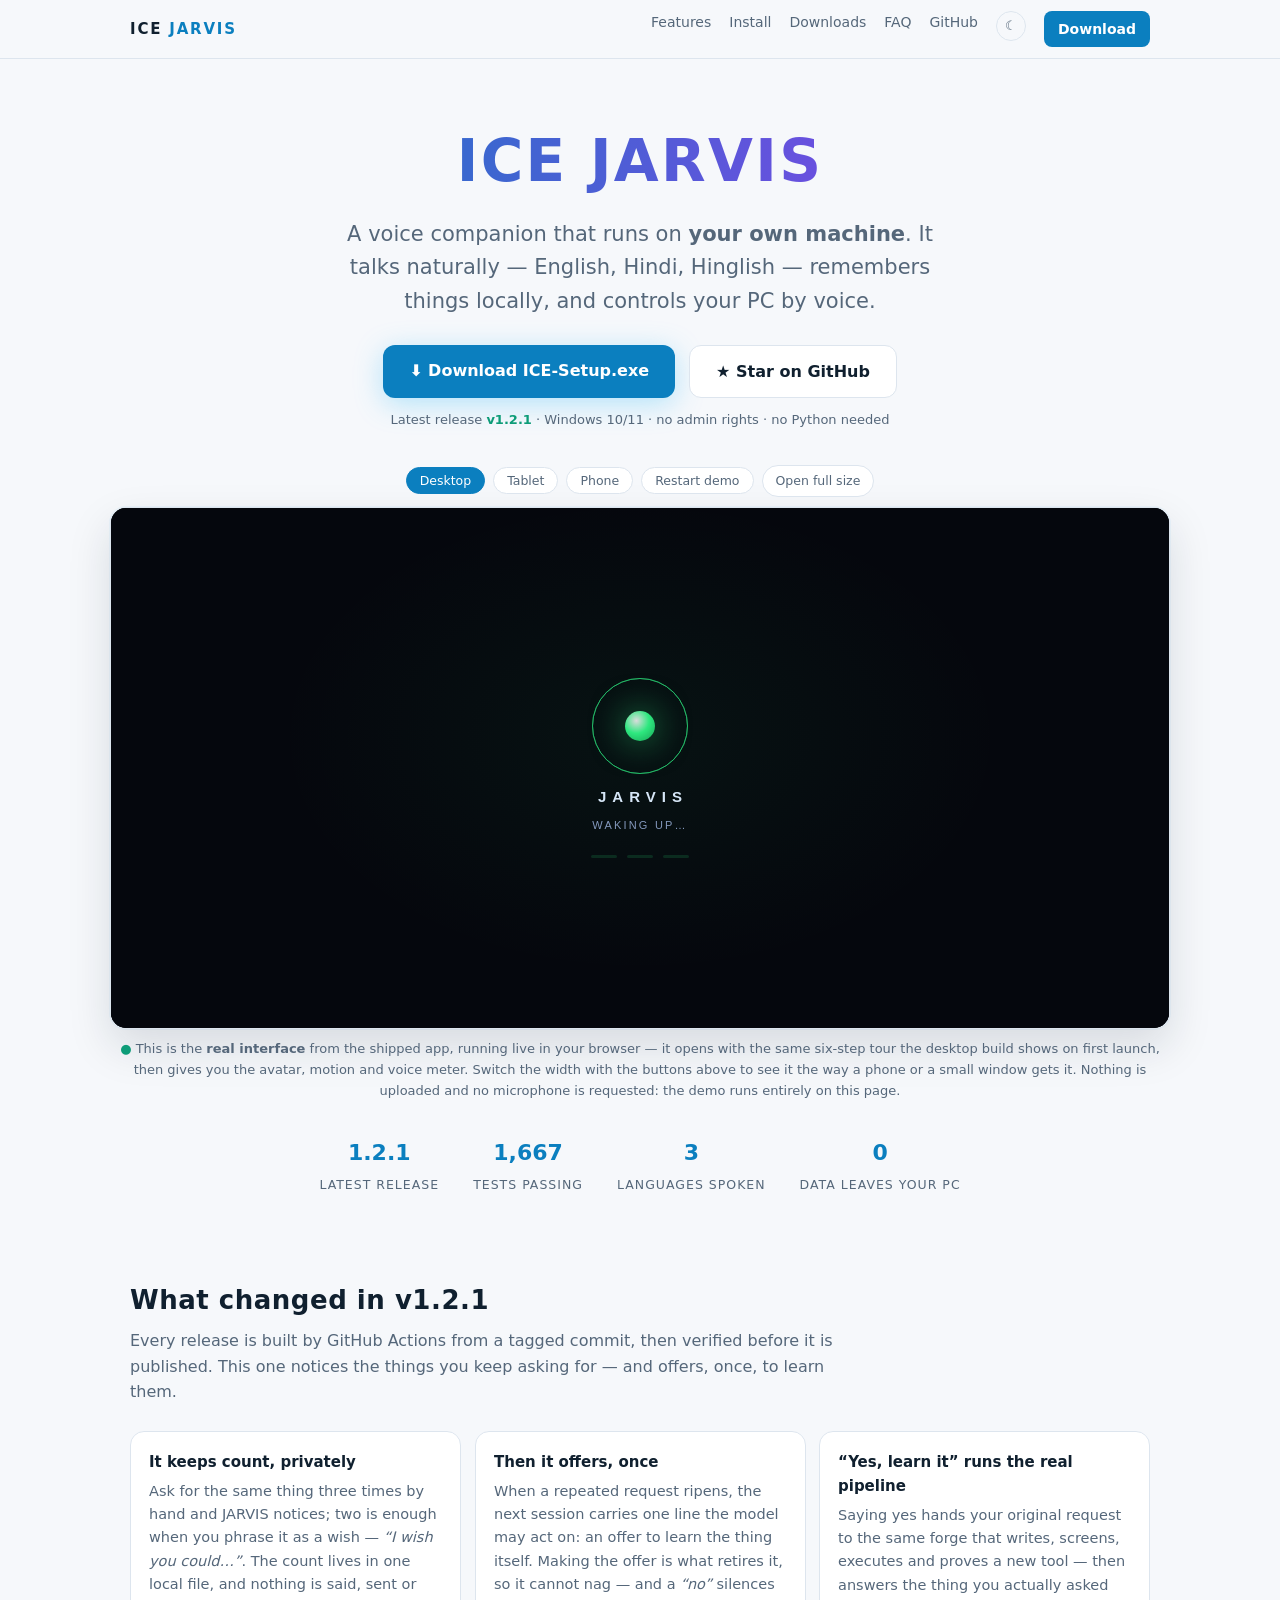
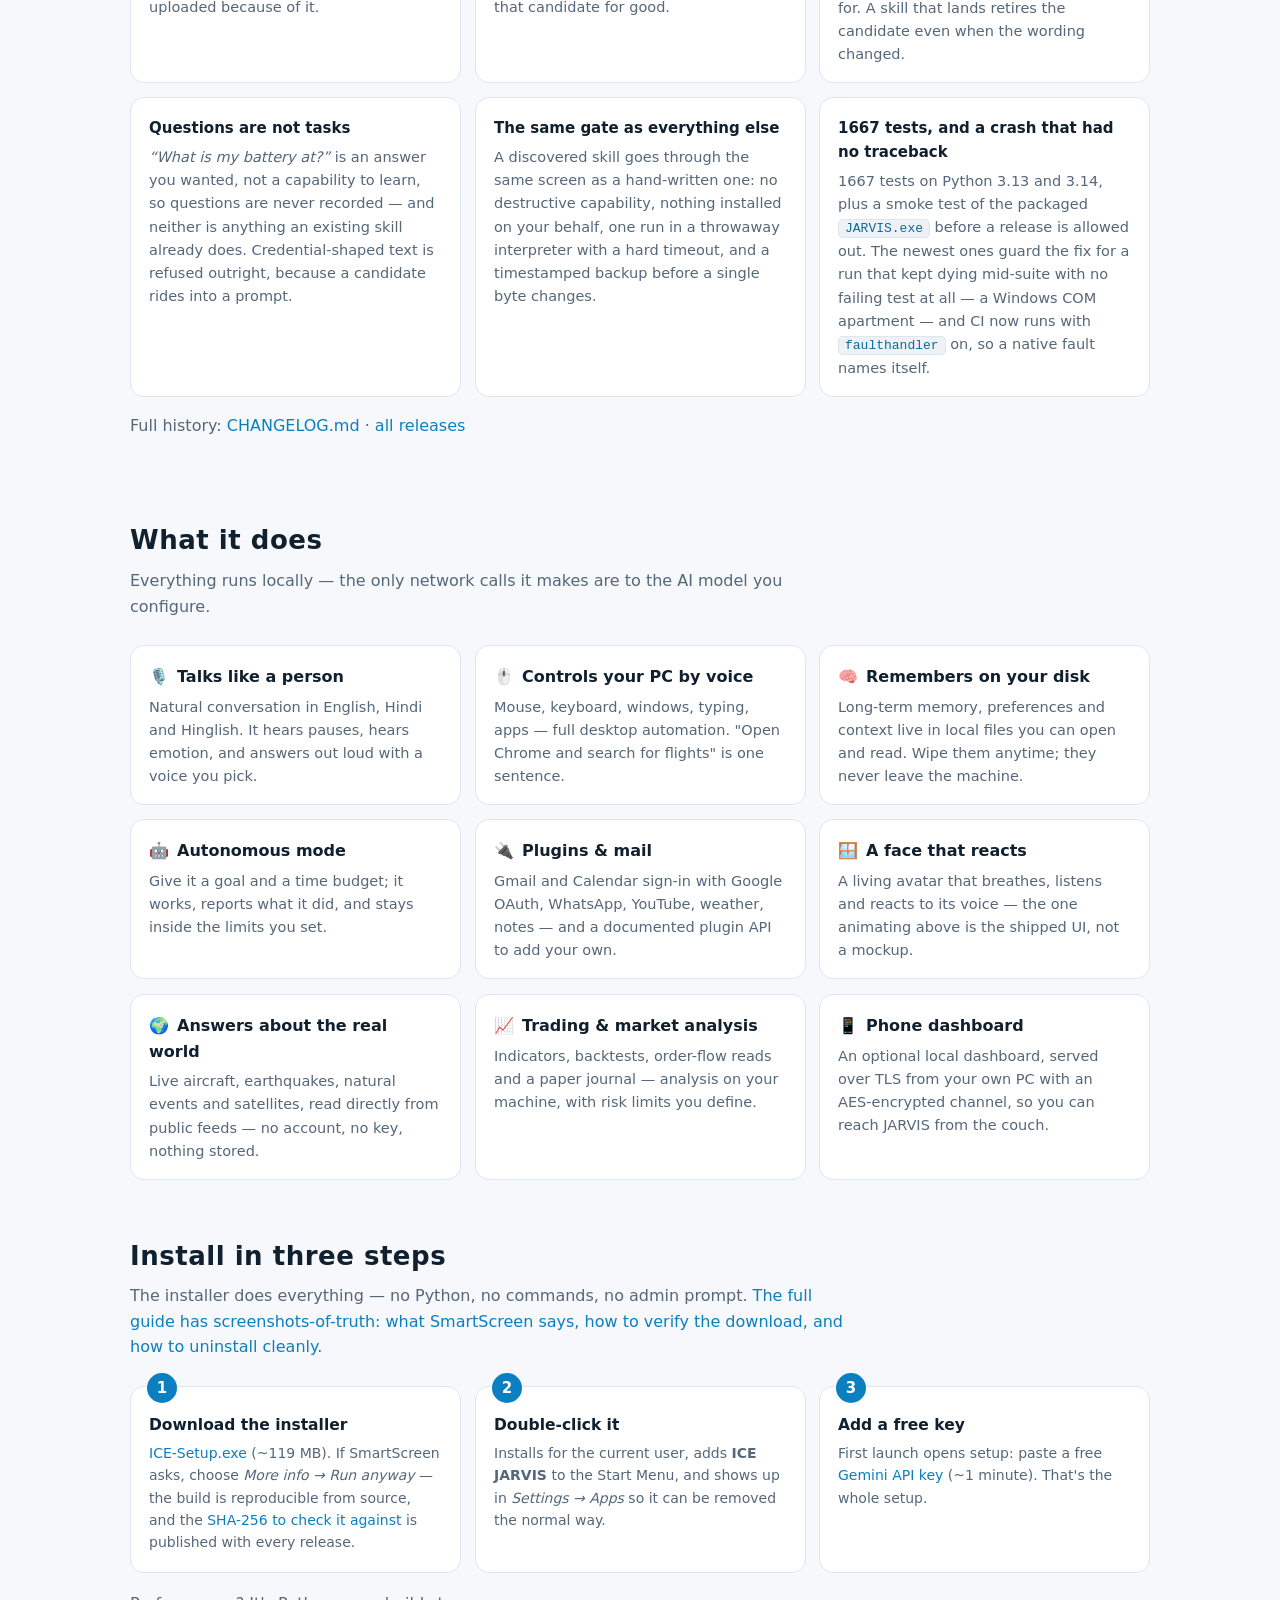
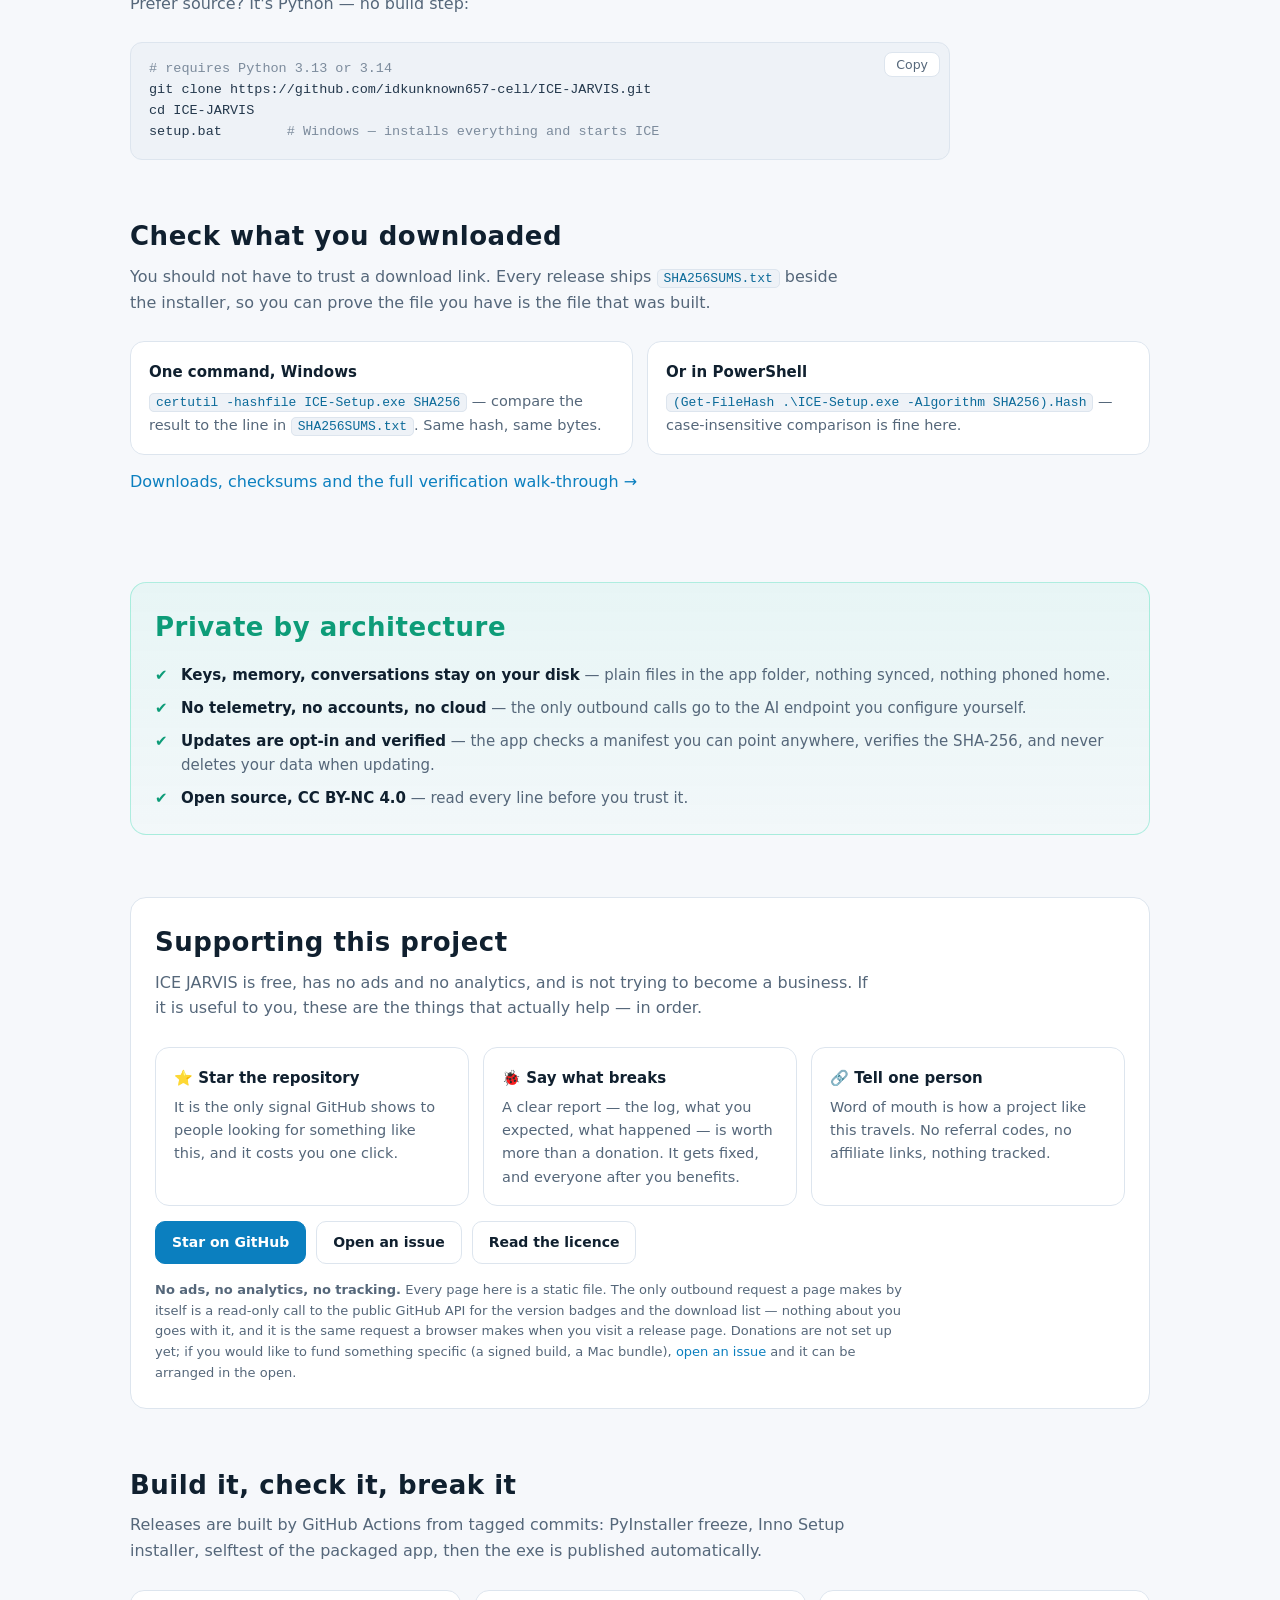
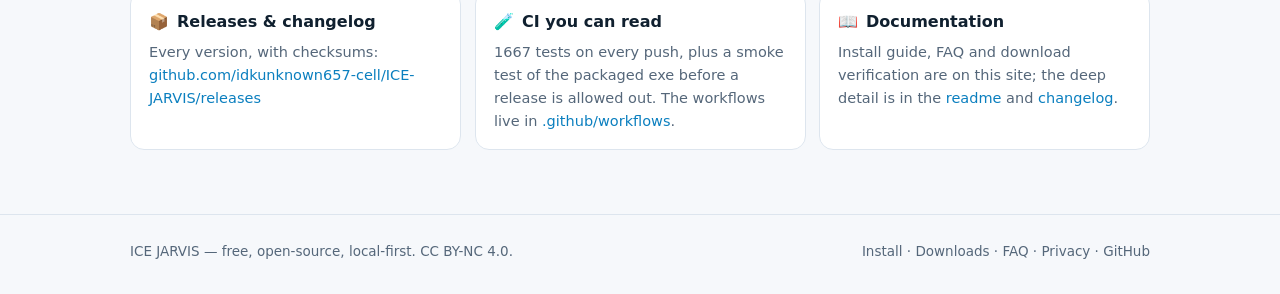
<file: docs/index.html>
<!DOCTYPE html>
<html lang="en">
<head>
<meta charset="utf-8">
<meta name="viewport" content="width=device-width, initial-scale=1">
<title>ICE JARVIS — a voice companion that runs on your own PC</title>
<meta name="description" content="ICE JARVIS is an open-source Windows voice assistant: natural talk in English, Hindi and Hinglish, full PC control by voice, local memory, plugins — and zero telemetry.">
<link rel="canonical" href="https://idkunknown657-cell.github.io/ICE-JARVIS/">
<meta name="theme-color" content="#0b0f14">
<meta name="author" content="FatihMakes">
<meta name="keywords" content="voice assistant, Windows, open source, offline AI, local memory, Hindi, Hinglish, PC control, Gemini, JARVIS">

<meta property="og:type" content="website">
<meta property="og:site_name" content="ICE JARVIS">
<meta property="og:title" content="ICE JARVIS — a voice companion that runs on your own PC">
<meta property="og:description" content="Talk to your PC like a person. English, Hindi and Hinglish, full desktop control by voice, local memory, no telemetry. Free Windows installer.">
<meta property="og:url" content="https://idkunknown657-cell.github.io/ICE-JARVIS/">
<meta property="og:image" content="https://idkunknown657-cell.github.io/ICE-JARVIS/og.png">
<meta property="og:image:width" content="1200">
<meta property="og:image:height" content="630">
<meta property="og:image:alt" content="ICE JARVIS — a voice companion that runs on your own PC">
<meta name="twitter:card" content="summary_large_image">
<meta name="twitter:title" content="ICE JARVIS — a voice companion that runs on your own PC">
<meta name="twitter:description" content="Open-source Windows voice assistant: English, Hindi, Hinglish, full PC control, local memory, zero telemetry.">
<meta name="twitter:image" content="https://idkunknown657-cell.github.io/ICE-JARVIS/og.png">

<!-- Theme and motion flag, set before the first paint: a stored choice wins,
     otherwise the system preference, otherwise the dark default (the site's
     own look, and the app's). With scripting off none of this runs and every
     word of every page is still visible. -->
<script>try{var s=localStorage.getItem("ice-theme")||(window.matchMedia("(prefers-color-scheme: light)").matches?"light":"dark");document.documentElement.setAttribute("data-theme",s)}catch(e){}document.documentElement.classList.add("js");</script>
<link rel="icon" href="data:image/svg+xml,%3Csvg xmlns='http://www.w3.org/2000/svg' viewBox='0 0 32 32'%3E%3Ccircle cx='16' cy='16' r='13' fill='%230b0f14' stroke='%2338bdf8' stroke-width='2'/%3E%3Ccircle cx='16' cy='16' r='6' fill='%2338bdf8'/%3E%3C/svg%3E">
<link rel="stylesheet" href="style.css">
</head>
<body>

<a class="skip" href="#main">Skip to content</a>

<nav>
  <div class="wrap">
    <a class="brand" href="./">ICE <span>JARVIS</span></a>
    <div class="links">
      <a href="#features">Features</a>
      <a href="install.html">Install</a>
      <a href="download.html">Downloads</a>
      <a href="faq.html">FAQ</a>
      <a href="https://github.com/idkunknown657-cell/ICE-JARVIS">GitHub</a>
      <a class="nav-cta" href="https://github.com/idkunknown657-cell/ICE-JARVIS/releases/latest/download/ICE-Setup.exe">Download</a>
    </div>
  </div>
</nav>

<header class="hero wrap">
  <h1>ICE JARVIS</h1>
  <p class="tag">A voice companion that runs on <b>your own machine</b>. It talks naturally — English, Hindi, Hinglish — remembers things locally, and controls your PC by voice.</p>
  <div class="cta-row">
    <a class="btn btn-main" href="https://github.com/idkunknown657-cell/ICE-JARVIS/releases/latest/download/ICE-Setup.exe">⬇ Download ICE-Setup.exe</a>
    <a class="btn btn-ghost" href="https://github.com/idkunknown657-cell/ICE-JARVIS">★ Star on GitHub</a>
  </div>
  <p class="ver">Latest release <b data-latest-tag>v1.2.1</b> · Windows 10/11 · no admin rights · no Python needed</p>

  <div class="demo">
    <div class="demo-frame">
      <iframe src="demo.html" title="ICE JARVIS avatar demo — the real UI, running in your browser" loading="lazy"></iframe>
    </div>
    <p class="demo-note"><span class="dot">●</span> This is the <b>real interface</b> from the shipped app, running live in your browser — it opens with the same six-step tour the desktop build shows on first launch, then gives you the avatar, motion and voice meter. Switch the width with the buttons above to see it the way a phone or a small window gets it. Nothing is uploaded and no microphone is requested: the demo runs entirely on this page.</p>
  </div>

  <div class="stats">
    <div><b data-latest-version>1.2.1</b><span>latest release</span></div>
    <div><b>1667</b><span>tests passing</span></div>
    <div><b>3</b><span>languages spoken</span></div>
    <div><b>0</b><span>data leaves your PC</span></div>
  </div>
</header>

<main class="wrap" id="main">

  <section id="new">
    <h2>What changed in <span data-latest-tag>v1.2.1</span></h2>
    <p class="sub">Every release is built by GitHub Actions from a tagged commit, then verified before it is published. This one notices the things you keep asking for — and offers, once, to learn them.</p>
    <div class="grid">
      <div class="card">
        <h4>It keeps count, privately</h4>
        <p>Ask for the same thing three times by hand and JARVIS notices; two is enough when you phrase it as a wish — <em>“I wish you could…”</em>. The count lives in one local file, and nothing is said, sent or uploaded because of it.</p>
      </div>
      <div class="card">
        <h4>Then it offers, once</h4>
        <p>When a repeated request ripens, the next session carries one line the model may act on: an offer to learn the thing itself. Making the offer is what retires it, so it cannot nag — and a <em>“no”</em> silences that candidate for good.</p>
      </div>
      <div class="card">
        <h4>“Yes, learn it” runs the real pipeline</h4>
        <p>Saying yes hands your original request to the same forge that writes, screens, executes and proves a new tool — then answers the thing you actually asked for. A skill that lands retires the candidate even when the wording changed.</p>
      </div>
      <div class="card">
        <h4>Questions are not tasks</h4>
        <p><em>“What is my battery at?”</em> is an answer you wanted, not a capability to learn, so questions are never recorded — and neither is anything an existing skill already does. Credential-shaped text is refused outright, because a candidate rides into a prompt.</p>
      </div>
      <div class="card">
        <h4>The same gate as everything else</h4>
        <p>A discovered skill goes through the same screen as a hand-written one: no destructive capability, nothing installed on your behalf, one run in a throwaway interpreter with a hard timeout, and a timestamped backup before a single byte changes.</p>
      </div>
      <div class="card">
        <h4>1667 tests, and a crash that had no traceback</h4>
        <p>1667 tests on Python 3.13 and 3.14, plus a smoke test of the packaged <code>JARVIS.exe</code> before a release is allowed out. The newest ones guard the fix for a run that kept dying mid-suite with no failing test at all — a Windows COM apartment — and CI now runs with <code>faulthandler</code> on, so a native fault names itself.</p>
      </div>
    </div>
    <p class="sub" style="margin-top:16px">
      Full history: <a href="https://github.com/idkunknown657-cell/ICE-JARVIS/blob/main/CHANGELOG.md">CHANGELOG.md</a>
      · <a href="https://github.com/idkunknown657-cell/ICE-JARVIS/releases">all releases</a>
    </p>
  </section>

  <section id="features">
    <h2>What it does</h2>
    <p class="sub">Everything runs locally — the only network calls it makes are to the AI model you configure.</p>
    <div class="grid">
      <div class="card"><h3><span class="ico">🎙️</span>Talks like a person</h3><p>Natural conversation in English, Hindi and Hinglish. It hears pauses, hears emotion, and answers out loud with a voice you pick.</p></div>
      <div class="card"><h3><span class="ico">🖱️</span>Controls your PC by voice</h3><p>Mouse, keyboard, windows, typing, apps — full desktop automation. "Open Chrome and search for flights" is one sentence.</p></div>
      <div class="card"><h3><span class="ico">🧠</span>Remembers on your disk</h3><p>Long-term memory, preferences and context live in local files you can open and read. Wipe them anytime; they never leave the machine.</p></div>
      <div class="card"><h3><span class="ico">🤖</span>Autonomous mode</h3><p>Give it a goal and a time budget; it works, reports what it did, and stays inside the limits you set.</p></div>
      <div class="card"><h3><span class="ico">🔌</span>Plugins &amp; mail</h3><p>Gmail and Calendar sign-in with Google OAuth, WhatsApp, YouTube, weather, notes — and a documented plugin API to add your own.</p></div>
      <div class="card"><h3><span class="ico">🪟</span>A face that reacts</h3><p>A living avatar that breathes, listens and reacts to its voice — the one animating above is the shipped UI, not a mockup.</p></div>
      <div class="card"><h3><span class="ico">🌍</span>Answers about the real world</h3><p>Live aircraft, earthquakes, natural events and satellites, read directly from public feeds — no account, no key, nothing stored.</p></div>
      <div class="card"><h3><span class="ico">📈</span>Trading &amp; market analysis</h3><p>Indicators, backtests, order-flow reads and a paper journal — analysis on your machine, with risk limits you define.</p></div>
      <div class="card"><h3><span class="ico">📱</span>Phone dashboard</h3><p>An optional local dashboard, served over TLS from your own PC with an AES-encrypted channel, so you can reach JARVIS from the couch.</p></div>
    </div>
  </section>

  <section id="setup">
    <h2>Install in three steps</h2>
    <p class="sub">The installer does everything — no Python, no commands, no admin prompt. <a href="install.html">The full guide has screenshots-of-truth: what SmartScreen says, how to verify the download, and how to uninstall cleanly.</a></p>
    <div class="steps">
      <div class="step"><h3>Download the installer</h3><p><a href="https://github.com/idkunknown657-cell/ICE-JARVIS/releases/latest/download/ICE-Setup.exe">ICE-Setup.exe</a> (~119&nbsp;MB). If SmartScreen asks, choose <i>More info → Run anyway</i> — the build is reproducible from source, and the <a href="download.html#verify">SHA-256 to check it against</a> is published with every release.</p></div>
      <div class="step"><h3>Double-click it</h3><p>Installs for the current user, adds <b>ICE JARVIS</b> to the Start Menu, and shows up in <i>Settings → Apps</i> so it can be removed the normal way.</p></div>
      <div class="step"><h3>Add a free key</h3><p>First launch opens setup: paste a free <a href="https://aistudio.google.com/apikey">Gemini API key</a> (~1 minute). That's the whole setup.</p></div>
    </div>
    <p class="sub" style="margin-top:18px">Prefer source? It's Python — no build step:</p>
    <div class="copybox">
<pre><span class="c"># requires Python 3.13 or 3.14</span>
git clone https://github.com/idkunknown657-cell/ICE-JARVIS.git
cd ICE-JARVIS
setup.bat        <span class="c"># Windows — installs everything and starts ICE</span></pre>
    </div>
  </section>

  <section id="verify">
    <h2>Check what you downloaded</h2>
    <p class="sub">You should not have to trust a download link. Every release ships <code>SHA256SUMS.txt</code> beside the installer, so you can prove the file you have is the file that was built.</p>
    <div class="grid two">
      <div class="card">
        <h4>One command, Windows</h4>
        <p><code>certutil -hashfile ICE-Setup.exe SHA256</code> — compare the result to the line in <code>SHA256SUMS.txt</code>. Same hash, same bytes.</p>
      </div>
      <div class="card">
        <h4>Or in PowerShell</h4>
        <p><code>(Get-FileHash .\ICE-Setup.exe -Algorithm SHA256).Hash</code> — case-insensitive comparison is fine here.</p>
      </div>
    </div>
    <p class="sub" style="margin-top:14px"><a href="download.html#verify">Downloads, checksums and the full verification walk-through →</a></p>
  </section>

  <section id="privacy">
    <div class="privacy">
      <h2>Private by architecture</h2>
      <ul>
        <li><b>Keys, memory, conversations stay on your disk</b> — plain files in the app folder, nothing synced, nothing phoned home.</li>
        <li><b>No telemetry, no accounts, no cloud</b> — the only outbound calls go to the AI endpoint you configure yourself.</li>
        <li><b>Updates are opt-in and verified</b> — the app checks a manifest you can point anywhere, verifies the SHA-256, and never deletes your data when updating.</li>
        <li><b>Open source, CC BY-NC 4.0</b> — read every line before you trust it.</li>
      </ul>
    </div>
  </section>

  <section id="support">
    <div class="support">
      <h2>Supporting this project</h2>
      <p class="sub">ICE JARVIS is free, has no ads and no analytics, and is not trying to become a business. If it is useful to you, these are the things that actually help — in order.</p>
      <div class="grid">
        <div class="card"><h4>⭐ Star the repository</h4><p>It is the only signal GitHub shows to people looking for something like this, and it costs you one click.</p></div>
        <div class="card"><h4>🐞 Say what breaks</h4><p>A clear report — the log, what you expected, what happened — is worth more than a donation. It gets fixed, and everyone after you benefits.</p></div>
        <div class="card"><h4>🔗 Tell one person</h4><p>Word of mouth is how a project like this travels. No referral codes, no affiliate links, nothing tracked.</p></div>
      </div>
      <!-- When a sponsorship account exists, add one line to this page's <head>
           and the button appears here by itself, in front of these:
             <script>window.ICE_SUPPORT = { sponsors: "https://github.com/sponsors/…" };</script>
           Until then no donation link is shown, because a sponsor button that
           leads nowhere is worse than no button. -->
      <div class="support-cta">
        <a class="primary" href="https://github.com/idkunknown657-cell/ICE-JARVIS">Star on GitHub</a>
        <a href="https://github.com/idkunknown657-cell/ICE-JARVIS/issues">Open an issue</a>
        <a href="https://github.com/idkunknown657-cell/ICE-JARVIS/blob/main/LICENSE">Read the licence</a>
      </div>
      <p class="no-ads-note"><b>No ads, no analytics, no tracking.</b> Every page here is a static file. The only outbound request a page makes by itself is a read-only call to the public GitHub API for the version badges and the download list — nothing about you goes with it, and it is the same request a browser makes when you visit a release page. Donations are not set up yet; if you would like to fund something specific (a signed build, a Mac bundle), <a href="https://github.com/idkunknown657-cell/ICE-JARVIS/issues">open an issue</a> and it can be arranged in the open.</p>
    </div>
  </section>

  <section id="source">
    <h2>Build it, check it, break it</h2>
    <p class="sub">Releases are built by GitHub Actions from tagged commits: PyInstaller freeze, Inno Setup installer, selftest of the packaged app, then the exe is published automatically.</p>
    <div class="grid">
      <div class="card"><h3><span class="ico">📦</span>Releases &amp; changelog</h3><p>Every version, with checksums: <a href="https://github.com/idkunknown657-cell/ICE-JARVIS/releases">github.com/idkunknown657-cell/ICE-JARVIS/releases</a></p></div>
      <div class="card"><h3><span class="ico">🧪</span>CI you can read</h3><p>1667 tests on every push, plus a smoke test of the packaged exe before a release is allowed out. The workflows live in <a href="https://github.com/idkunknown657-cell/ICE-JARVIS/tree/main/.github/workflows">.github/workflows</a>.</p></div>
      <div class="card"><h3><span class="ico">📖</span>Documentation</h3><p>Install guide, FAQ and download verification are on this site; the deep detail is in the <a href="https://github.com/idkunknown657-cell/ICE-JARVIS#readme">readme</a> and <a href="https://github.com/idkunknown657-cell/ICE-JARVIS/blob/main/CHANGELOG.md">changelog</a>.</p></div>
    </div>
  </section>

  <!-- One ad slot in the whole site, and it is invisible until a publisher id
       is deliberately configured (see the ads() switch in site.js and the
       honest accounting of what that commits you to in docs/README.md). A
       site that promises "no telemetry" must not quietly load an ad network,
       and an empty <ins> must never ship looking like a broken page. -->
  <div class="ad-slot" role="complementary" aria-label="Advertisement">
    <span class="ad-label">Advertisement</span>
    <ins class="adsbygoogle" style="display:block"></ins>
  </div>

</main>

<footer>
  <div class="wrap">
    <span>ICE JARVIS — free, open-source, local-first. CC BY-NC 4.0.</span>
    <span class="right">
      <a href="install.html">Install</a> · <a href="download.html">Downloads</a> · <a href="faq.html">FAQ</a> ·
      <a href="privacy.html">Privacy</a> · <a href="https://github.com/idkunknown657-cell/ICE-JARVIS">GitHub</a>
    </span>
  </div>
</footer>

<script type="application/ld+json">
{
  "@context": "https://schema.org",
  "@type": "SoftwareApplication",
  "name": "ICE JARVIS",
  "applicationCategory": "UtilitiesApplication",
  "operatingSystem": "Windows 10, Windows 11, Linux, macOS",
  "description": "A local-first open-source voice assistant for Windows: natural English, Hindi and Hinglish conversation, full PC control by voice, local memory, and no telemetry.",
  "url": "https://idkunknown657-cell.github.io/ICE-JARVIS/",
  "downloadUrl": "https://github.com/idkunknown657-cell/ICE-JARVIS/releases/latest/download/ICE-Setup.exe",
  "softwareVersion": "1.2.1",
  "license": "https://github.com/idkunknown657-cell/ICE-JARVIS/blob/main/LICENSE",
  "isAccessibleForFree": true,
  "author": { "@type": "Person", "name": "FatihMakes" },
  "offers": { "@type": "Offer", "price": "0", "priceCurrency": "USD" }
}
</script>
<script src="site.js" defer></script>
</body>
</html>
</file>
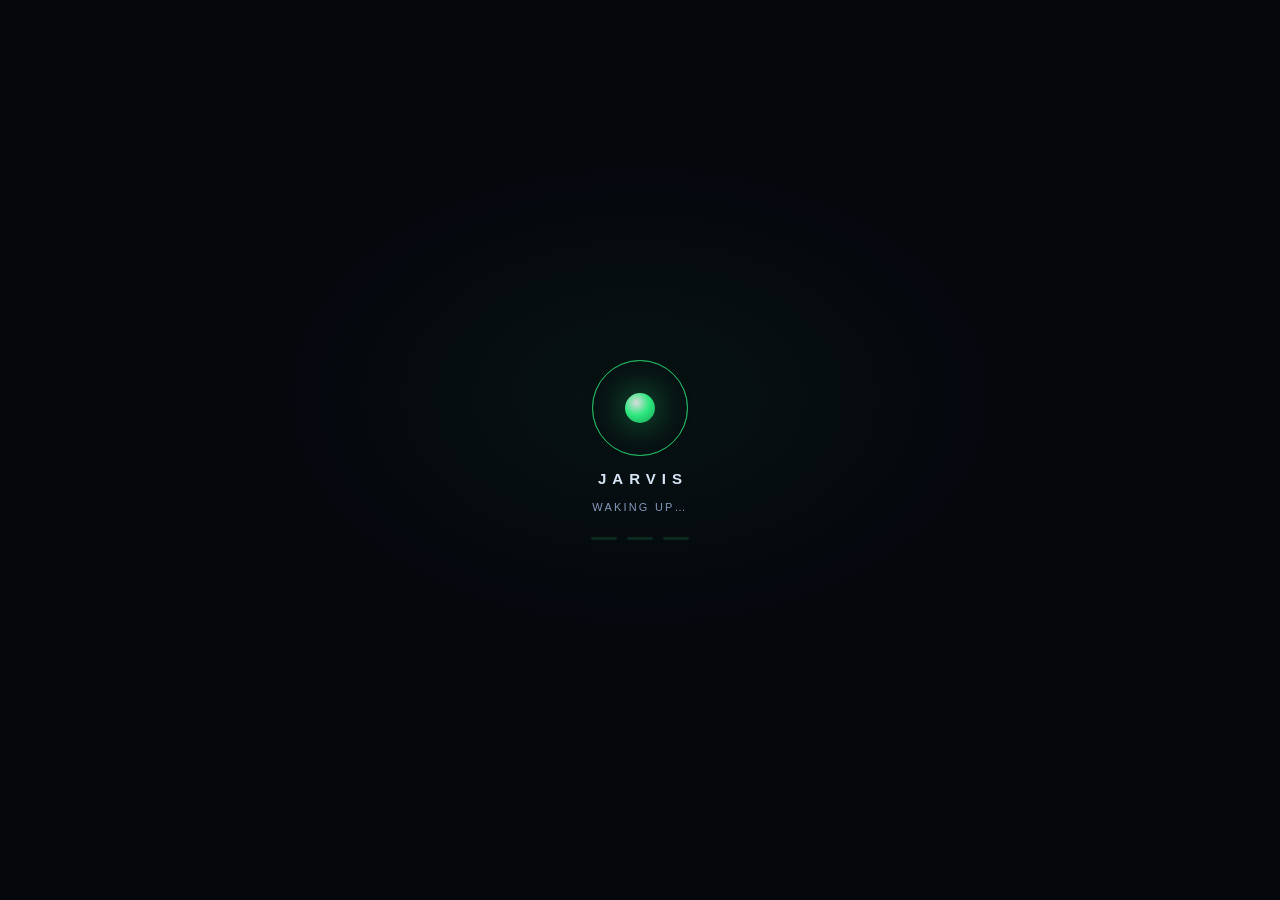
<file: ui_web/index.html>
<!DOCTYPE html>
<html lang="en">
<head>
<meta charset="UTF-8">
<meta name="viewport" content="width=device-width, initial-scale=1.0">
<title>JARVIS</title>
<link rel="stylesheet" href="css/style.css">
</head>
<body>
<div id="app">

  <!-- ══════════════ AMBIENT FX (pure CSS, GPU-composited, behind everything) ══ -->
  <div class="fx-layer" aria-hidden="true">
    <i class="fx-aurora"></i>
    <i class="fx-grid"></i>
    <i class="fx-scan"></i>
    <canvas class="fx-particles" id="fxCanvas" aria-hidden="true"></canvas>
    <i class="fx-vignette"></i>
  </div>

  <!-- ══════════════ TITLEBAR ══════════════ -->
  <header id="titlebar" class="pywebview-drag-region">
    <div class="brand pywebview-drag-region">
      <div class="brand-mark" aria-hidden="true"><span>◈</span></div>
      <div class="brand-text">
        <div class="brand-name" id="brandName">JARVIS</div>
        <div class="brand-sub" id="brandSub">AI Assistant</div>
      </div>
    </div>

    <nav class="nav" id="mainNav" aria-label="Sections">
      <button class="nav-btn active" data-view="home" title="Home — face, system and control"><span class="nav-ico">◈</span>Home</button>
      <button class="nav-btn" data-view="chat"  title="Conversation"><span class="nav-ico">✦</span>Chat</button>
      <button class="nav-btn" data-view="settings" title="Settings"><span class="nav-ico">⚙</span>Settings</button>
    </nav>

    <div class="title-right">
      <span class="state-pill" id="statePill" data-state="BOOTING">BOOTING</span>
      <span class="chip" id="chipCpu" title="CPU usage">CPU --</span>
      <span class="chip chip-alt" id="chipMem" title="RAM usage">MEM --</span>
      <span class="chip" id="chipEyes" title="Screen awareness" hidden>👁 OFF</span>
      <button class="chip chip-mode" id="chipAuto" title="Autonomous mode — JARVIS may use this PC on its own" data-on="0">
        <span class="mode-dot"></span>AUTOPILOT OFF
      </button>
      <button class="chip chip-guide" id="btnGuide" title="Show the tour — how to use JARVIS">?</button>
      <div class="clock pywebview-drag-region">
        <div class="clock-time" id="clockTime">--:--</div>
        <div class="clock-date" id="clockDate">&nbsp;</div>
      </div>
      <div class="win-controls">
        <button id="btnMin" class="wbtn" title="Minimise">&#x2013;</button>
        <button id="btnMax" class="wbtn" title="Maximise / restore">&#x25A1;</button>
        <button id="btnBg"  class="wbtn" title="Background mode — hide to tray, JARVIS keeps running">&#x2304;</button>
        <button id="btnClose" class="wbtn wbtn-close" title="Hide to tray (JARVIS keeps running)">&#x2715;</button>
      </div>
    </div>
  </header>

  <!-- ══════════════ MAIN ══════════════ -->
  <main id="main">

    <!-- ─────────── HOME ─────────── -->
    <section class="view active" id="view-home">

      <!-- Autonomy rail — the six switches that decide what JARVIS may do.
           Spans the whole workspace, above the face, because it is the one
           control the user needs mid-task without leaving what they are doing. -->
      <div class="auto-rail" id="autoRail">
        <div class="auto-rail-lead">
          <span class="auto-rail-title">Control</span>
          <span class="auto-rail-sub" id="autoRailSub">JARVIS is watching, not touching</span>
        </div>
        <div class="auto-switches" id="autoSwitches"></div>
        <button class="btn btn-handover" id="btnHandover" title="Hand the PC over until you say stop">
          <span class="ho-ico">✋</span><span id="hoLabel">TAKE OVER</span>
        </button>
      </div>

      <div class="home-grid">

        <!-- ── LEFT RAIL: the machine, at a glance ──────────────────────────
             Every number here is real: it comes from the perf payload the
             backend pushes every two seconds (cpu, mem, net, uptime, procs,
             gpu, tmp). Nothing on this rail is a decoration pretending to be
             telemetry — a rail that lies is worse than no rail. -->
        <aside class="home-rail" id="homeRail">

          <div class="rail-card">
            <div class="rail-head">
              <span class="rail-title">System load</span>
              <span class="rail-live" id="railLive"><i></i>LIVE</span>
            </div>

            <div class="rail-metric" data-tone="pri">
              <div class="rm-top"><span class="rm-k">CPU</span>
                <span class="rm-v" id="railCpuV">--<em>%</em></span></div>
              <i class="rm-bar"><b id="railCpuBar"></b></i>
            </div>

            <div class="rail-metric" data-tone="violet">
              <div class="rm-top"><span class="rm-k">RAM</span>
                <span class="rm-v" id="railRamV">--<em>%</em></span></div>
              <i class="rm-bar"><b id="railRamBar"></b></i>
            </div>

            <div class="rail-metric" data-tone="pink">
              <div class="rm-top"><span class="rm-k">Network</span>
                <span class="rm-v" id="railNetV">--<em>MB/s</em></span></div>
              <i class="rm-bar"><b id="railNetBar"></b></i>
            </div>
          </div>

          <div class="rail-tiles">
            <div class="rail-tile" data-tone="amber" title="CPU temperature, when the sensor exposes it">
              <span class="rt-k">CPU temp</span><span class="rt-v" id="railTempV">--</span>
            </div>
            <div class="rail-tile" data-tone="violet" title="GPU utilisation, when a sensor exposes it">
              <span class="rt-k">GPU</span><span class="rt-v" id="railGpuV">--</span>
            </div>
            <div class="rail-tile" data-tone="pri" title="Running processes">
              <span class="rt-k">Processes</span><span class="rt-v" id="railProcsV">--</span>
            </div>
            <div class="rail-tile" data-tone="pink" title="How long JARVIS has been running">
              <span class="rt-k">Uptime</span><span class="rt-v" id="railUptimeV">--</span>
            </div>
          </div>

          <div class="status-grid">
            <div class="status-tile" id="tileWake" title="Wake word state">
              <span class="status-ico">👋</span><span class="status-name">Wake word</span><span class="status-val" id="valWake">—</span>
            </div>
            <div class="status-tile" id="tileMic" title="Microphone (F4 to toggle)">
              <span class="status-ico">🎙</span><span class="status-name">Microphone</span><span class="status-val" id="valMic">Live</span>
            </div>
            <div class="status-tile" id="tileEyes" title="Screen awareness">
              <span class="status-ico">👁</span><span class="status-name">Screen</span><span class="status-val" id="valEyes">Off</span>
            </div>
            <div class="status-tile" id="tileMem" title="Persistent memory">
              <span class="status-ico">🧠</span><span class="status-name">Memory</span><span class="status-val" id="valMemory">—</span>
            </div>
          </div>

        </aside>

        <div class="home-face-col">
          <div class="face-stage pywebview-drag-region" id="faceStage">
            <i class="hud-ring r1" aria-hidden="true"></i>
            <i class="hud-ring r2" aria-hidden="true"></i>
            <i class="hud-ring r3" aria-hidden="true"></i>
            <i class="hud-core" aria-hidden="true"></i>
            <i class="hud-core-glow" id="hudCoreGlow" aria-hidden="true"></i>
            <i class="hud-frame" aria-hidden="true"><b class="tl"></b><b class="tr"></b><b class="bl"></b><b class="br"></b></i>
            <span class="hud-readout ro-left" id="hudState">SYS · <b>BOOT</b></span>
            <span class="hud-readout ro-right" id="hudAuto">AUTO · <b>OFF</b></span>
            <span class="hud-readout ro-bl" id="hudMode">MODE · <b>CLASSIC</b></span>
            <span class="hud-readout ro-br" id="hudSight">SIGHT · <b>OFF</b></span>
            <span class="hud-vu" id="hudVu" aria-hidden="true"><i></i><i></i><i></i><i></i><i></i><i></i><i></i></span>
            <canvas id="face" class="pywebview-drag-region" width="640" height="640" aria-label="JARVIS status face"></canvas>
            <div id="avatar3dMount" class="pywebview-drag-region" hidden></div>
          </div>
          <div class="face-caption" id="faceCaption">Initialising…</div>

          <div class="task-chip" id="taskChip" hidden>
            <span class="task-dot"></span>
            <span class="task-label" id="taskLabel">Working…</span>
            <span class="task-done" id="taskDone" hidden>Completed ✓</span>
          </div>
        </div>

        <div class="home-side-col">

          <!-- ── CONVERSATION: the real transcript, mirrored ────────────────
               Not a second chat widget: the same messages the Chat view
               renders are appended here as they arrive, so the home screen
               answers "what did we just say" without a view switch. -->
          <div class="card conv-card">
            <div class="card-head">
              <span class="card-title">Conversation</span>
              <span class="conv-live" id="convLive" title="Messages arrive here as they are spoken or typed"><i></i>Live</span>
              <button class="xbtn" id="convOpen" title="Open the full conversation">⤢</button>
            </div>
            <div class="card-body conv-body" id="homeConv">
              <div class="conv-empty" id="convEmpty">
                <div class="conv-empty-mark">◈</div>
                <div class="conv-empty-sub">Waiting for conversation to start…</div>
              </div>
            </div>
          </div>

          <!-- Autonomous PC mode — its own initiative, its own mood, and the
               one switch that hands the machine over. The activity line is the
               answer to "what is it doing right now?", which is the question
               a handed-over PC has to be able to answer at a glance. -->
          <div class="card presence-card" id="presenceCard" data-on="0" data-mood="CURIOUS">
            <div class="card-head">
              <span class="card-title">Autonomous PC mode</span>
              <span class="presence-badge" id="presenceBadge" data-on="0">OFF</span>
            </div>
            <div class="card-body presence-body">
              <button class="presence-toggle" id="presenceToggle" aria-pressed="false"
                      title="Hand the PC over until you say stop">
                <span class="pt-track" aria-hidden="true"><span class="pt-knob"></span></span>
                <span class="pt-text">
                  <b id="presenceToggleLabel">Hand it over</b>
                  <em id="presenceToggleSub">watching, not touching</em>
                </span>
              </button>

              <div class="presence-now" id="presenceNow" hidden>
                <span class="presence-mood" id="presenceMood">
                  <i class="pm-dot" aria-hidden="true"></i>
                  <b id="presenceMoodName">Curious</b>
                </span>
                <span class="presence-activity" id="presenceActivity">
                  <i class="pa-dots" aria-hidden="true"><b></b><b></b><b></b></i>
                  <b id="presenceActivityLabel">Thinking…</b>
                </span>
              </div>
              <div class="presence-blurb" id="presenceBlurb">Ready when you are.</div>

              <div class="presence-found" id="presenceFound" hidden>
                <div class="pf-head">
                  <span id="presenceFoundTitle">Found while you were away</span>
                  <button class="xbtn" id="presenceForget" title="Forget what it found and what it had unfinished">⌫</button>
                </div>
                <div class="pf-list" id="presenceFoundList"></div>
              </div>
            </div>
          </div>

          <div class="card train-card" id="trainCard">
            <div class="card-head">
              <span class="card-title">Self-training</span>
              <span class="train-live" id="trainLive" data-on="0" title="Practising while you are quiet"><i></i>IDLE</span>
              <button class="xbtn" id="trainRun" title="Practise one round now">▶</button>
            </div>
            <div class="card-body train-body">
              <div class="train-focus" id="trainFocus">Watching how its own steps land…</div>
              <div class="train-bars" id="trainBars"></div>
              <div class="train-new" id="trainNew" hidden></div>
              <div class="train-foot" id="trainFoot"></div>
            </div>
          </div>

          <div class="card content-card" id="contentCard" hidden>
            <div class="card-head">
              <span class="card-title" id="contentTitle">Content</span>
              <button class="xbtn" id="contentClose" title="Dismiss">✕</button>
            </div>
            <div class="card-body content-body" id="contentBody"></div>
          </div>

          <div class="card review-card" id="reviewCard" hidden>
            <div class="card-head">
              <span class="card-title" id="reviewTitle">Review</span>
              <button class="xbtn" id="reviewClose" title="Dismiss">✕</button>
            </div>
            <div class="card-body content-body" id="reviewBody"></div>
          </div>

          <div class="card pc-card" id="pcCard">
            <div class="card-head">
              <span class="card-title">Control feed</span>
              <span class="pc-live" id="pcLive" title="Live"><i></i>LIVE</span>
              <button class="xbtn" id="pcClear" title="Clear">⌫</button>
            </div>
            <div class="card-body pc-body" id="pcFeed">
              <div class="pc-empty" id="pcEmpty">Nothing yet. Say “take over my PC” and this fills up.</div>
            </div>
            <div class="pc-foot" id="pcFoot" hidden></div>
          </div>

          <div class="card activity-card">
            <div class="card-head"><span class="card-title">Activity</span>
              <button class="xbtn" id="activityClear" title="Clear">⌫</button></div>
            <div class="card-body activity-body" id="activityList"></div>
          </div>
        </div>
      </div>
    </section>

    <!-- ─────────── CHAT ─────────── -->
    <section class="view" id="view-chat" inert aria-hidden="true">
      <div class="chat-wrap">
        <div class="chat-scroll" id="chatScroll">
          <div class="chat-list" id="chatList">
            <div class="chat-empty" id="chatEmpty">
              <div class="chat-empty-mark">◈</div>
              <div class="chat-empty-title">Say hello</div>
              <div class="chat-empty-sub">Type below or just talk — this is where the conversation lives.</div>
            </div>
          </div>
        </div>
        <button class="scroll-latest" id="scrollLatest" title="Jump to latest" hidden>↓</button>
      </div>
    </section>

    <!-- ─────────── SETTINGS ─────────── -->
    <section class="view" id="view-settings" inert aria-hidden="true">
      <aside class="settings-nav" id="settingsNav"></aside>
      <div class="settings-body" id="settingsBody">
        <div class="settings-placeholder">Select a category</div>
      </div>
    </section>
  </main>

  <!-- ══════════════ INPUT DOCK ══════════════ -->
  <footer id="dock">
    <!-- the state light, centred over the input like a control bar.
         Mirrors #statePill exactly (both are painted by applyState) so the
         two can never disagree about what JARVIS is doing. -->
    <div class="dock-status-row">
      <span class="dock-state" id="dockState" data-state="BOOTING" role="status"
            title="What JARVIS is doing right now — LISTENING · THINKING · WORKING · SPEAKING">
        <i class="ds-dot" aria-hidden="true"></i>
        <span class="ds-text" id="dockStateText">STANDBY</span>
      </span>
    </div>

    <div class="input-row">
      <button class="dock-btn" id="btnAttach" title="Attach a file for JARVIS">📎</button>
      <div class="input-shell">
        <textarea id="input" rows="1" placeholder="Type a message…  (Enter to send)" spellcheck="false"></textarea>
        <span class="attach-chip" id="attachChip" hidden><span id="attachName"></span><button id="attachClear" title="Remove">✕</button></span>
      </div>
      <button class="dock-btn dock-mic" id="btnMic" data-mic="idle" title="Microphone — click to mute or unmute  [F4]">
        <i class="dock-ring" aria-hidden="true"></i>
        <span class="dock-ico" id="btnMicIco">🎙</span>
      </button>
      <button class="dock-btn dock-call" id="btnCall" title="Hold to talk (or tap to wake / sleep)">📞</button>
      <button class="dock-btn dock-stop" id="btnStop" title="Stop JARVIS mid-speech  [Esc]" hidden>⏹</button>
      <button class="dock-btn dock-send" id="btnSend" title="Send">➤</button>
    </div>
  </footer>

  <!-- ══════════════ CAMERA FEED (replaces face while vision is active) ══ -->
  <div id="cameraView" hidden>
    <div class="cam-head"><span>◈ CAMERA</span><button class="xbtn" id="camClose">✕</button></div>
    <img id="camImg" alt="camera">
  </div>

  <!-- ══════════════ CONFIRM BANNER ══════════════ -->
  <div class="modal-veil" id="confirmVeil" hidden>
    <div class="confirm-card" role="alertdialog" aria-modal="true">
      <div class="confirm-head"><span class="confirm-ico">⚠</span><span id="confirmTitle">Confirm</span></div>
      <div class="confirm-detail" id="confirmDetail"></div>
      <div class="confirm-actions">
        <button class="btn btn-ghost" id="confirmCancel">Cancel</button>
        <button class="btn btn-danger" id="confirmOk">Confirm</button>
      </div>
    </div>
  </div>

  <!-- ══════════════ SETUP / API KEY ══════════════ -->
  <div class="setup-veil" id="setupVeil" hidden>
    <div class="setup-card">
      <div class="setup-brand"><span class="brand-mark big"><span>◈</span></span></div>
      <h1 id="setupTitle">Initialise J.A.R.V.I.S</h1>
      <p class="setup-sub">Configure the assistant before first boot.</p>

      <label class="field-label" for="setupGemini">Gemini API key</label>
      <div class="key-row">
        <input type="password" id="setupGemini" class="text-input" placeholder="AIza…" autocomplete="off">
        <button class="btn btn-ghost" id="setupShow" title="Show / hide">👁</button>
        <button class="btn btn-ghost" id="setupTest">Test</button>
      </div>
      <div class="test-status" id="setupTestStatus"></div>

      <label class="field-label">Optional — free fallback keys <span class="dim">(used when Gemini quota runs out)</span></label>
      <div id="setupProviders"></div>

      <div class="setup-names">
        <div class="name-field">
          <label class="field-label" for="setupAsst">Assistant name</label>
          <input type="text" id="setupAsst" class="text-input" placeholder="JARVIS" value="JARVIS">
        </div>
        <div class="name-field">
          <label class="field-label" for="setupUser">Your name <span class="dim">(optional)</span></label>
          <input type="text" id="setupUser" class="text-input" placeholder="Sir">
        </div>
      </div>

      <div class="os-row" id="setupOsRow"></div>

      <button class="btn btn-primary setup-go" id="setupGo">▸&nbsp; Initialise systems</button>
      <div class="setup-msg" id="setupMsg"></div>
    </div>
  </div>

  <!-- The REMOTE PAIR modal used to live here. Its only opener was a "Pair
       phone" button whose backend was never written, so the dialog could only
       ever be reached by a control that always failed. Removed with it. -->

  <!-- ══════════════ COMMANDS POPOVER ══════════════ -->
  <div class="popover" id="cmdPopover" hidden></div>

  <div class="toasts" id="toasts" aria-live="polite"></div>
</div>

<!-- ══════════════ BOOT ══════════════
     The start sequence between the click and the workspace. Every stage it
     shows is a milestone the boot actually reached (bridge, systems, ready),
     lit by app.js — it is a status readout, not a decorative bar pretending
     time is passing. It clears itself on a timer no matter what, so a stuck
     backend can never trap the app behind it, and with reduced motion the
     words remain, only the animation stops. Outside #app, like the tour
     below, because the tour blurs that whole subtree. -->
<div class="boot-veil" id="bootVeil" role="status" aria-live="polite">
  <div class="boot-core" aria-hidden="true"><i></i><i></i><i></i><b></b></div>
  <div class="boot-name" id="bootName">JARVIS</div>
  <div class="boot-stage" id="bootStage">Waking up…</div>
  <ol class="boot-steps" aria-hidden="true">
    <li data-boot-step></li>
    <li data-boot-step></li>
    <li data-boot-step></li>
  </ol>
</div>

<!-- ══════════════ FIRST-RUN TOUR ══════════════
     Deliberately a SIBLING of #app, not a child. `body.guiding #app` applies a
     filter to push the app back while the tour is up, and a CSS filter blurs
     the whole subtree it is set on — so an overlay inside #app was blurred
     along with the app behind it, and the tour's own text became unreadable.
     Outside that subtree the card stays crisp while the app still recedes. -->
<div class="guide-veil" id="guideVeil" hidden>
  <div class="guide-card" role="dialog" aria-modal="true" aria-labelledby="guideTitle">
    <div class="guide-art" id="guideArt" aria-hidden="true">
      <i class="ga-ring r1"></i><i class="ga-ring r2"></i>
      <i class="ga-core"></i><i class="ga-spark"></i>
    </div>
    <div class="guide-main">
      <div class="guide-step" id="guideStep">Step 1 of 6</div>
      <h2 class="guide-title" id="guideTitle">Welcome</h2>
      <p class="guide-text" id="guideText"></p>
      <div class="guide-extra" id="guideExtra"></div>
      <div class="guide-foot">
        <button class="btn btn-ghost" id="guideSkip">Skip the tour</button>
        <div class="guide-nav">
          <button class="btn btn-ghost" id="guideBack" hidden>Back</button>
          <button class="btn btn-primary" id="guideNext">Next</button>
        </div>
      </div>
      <div class="guide-dots" id="guideDots" aria-hidden="true"></div>
    </div>
  </div>
</div>

<script src="js/markdown.js"></script>
<script src="js/motion.js"></script>
<script src="js/avatar.js"></script>
<script src="js/mock.js"></script>
<script src="js/app.js"></script>
</body>
</html>
</file>
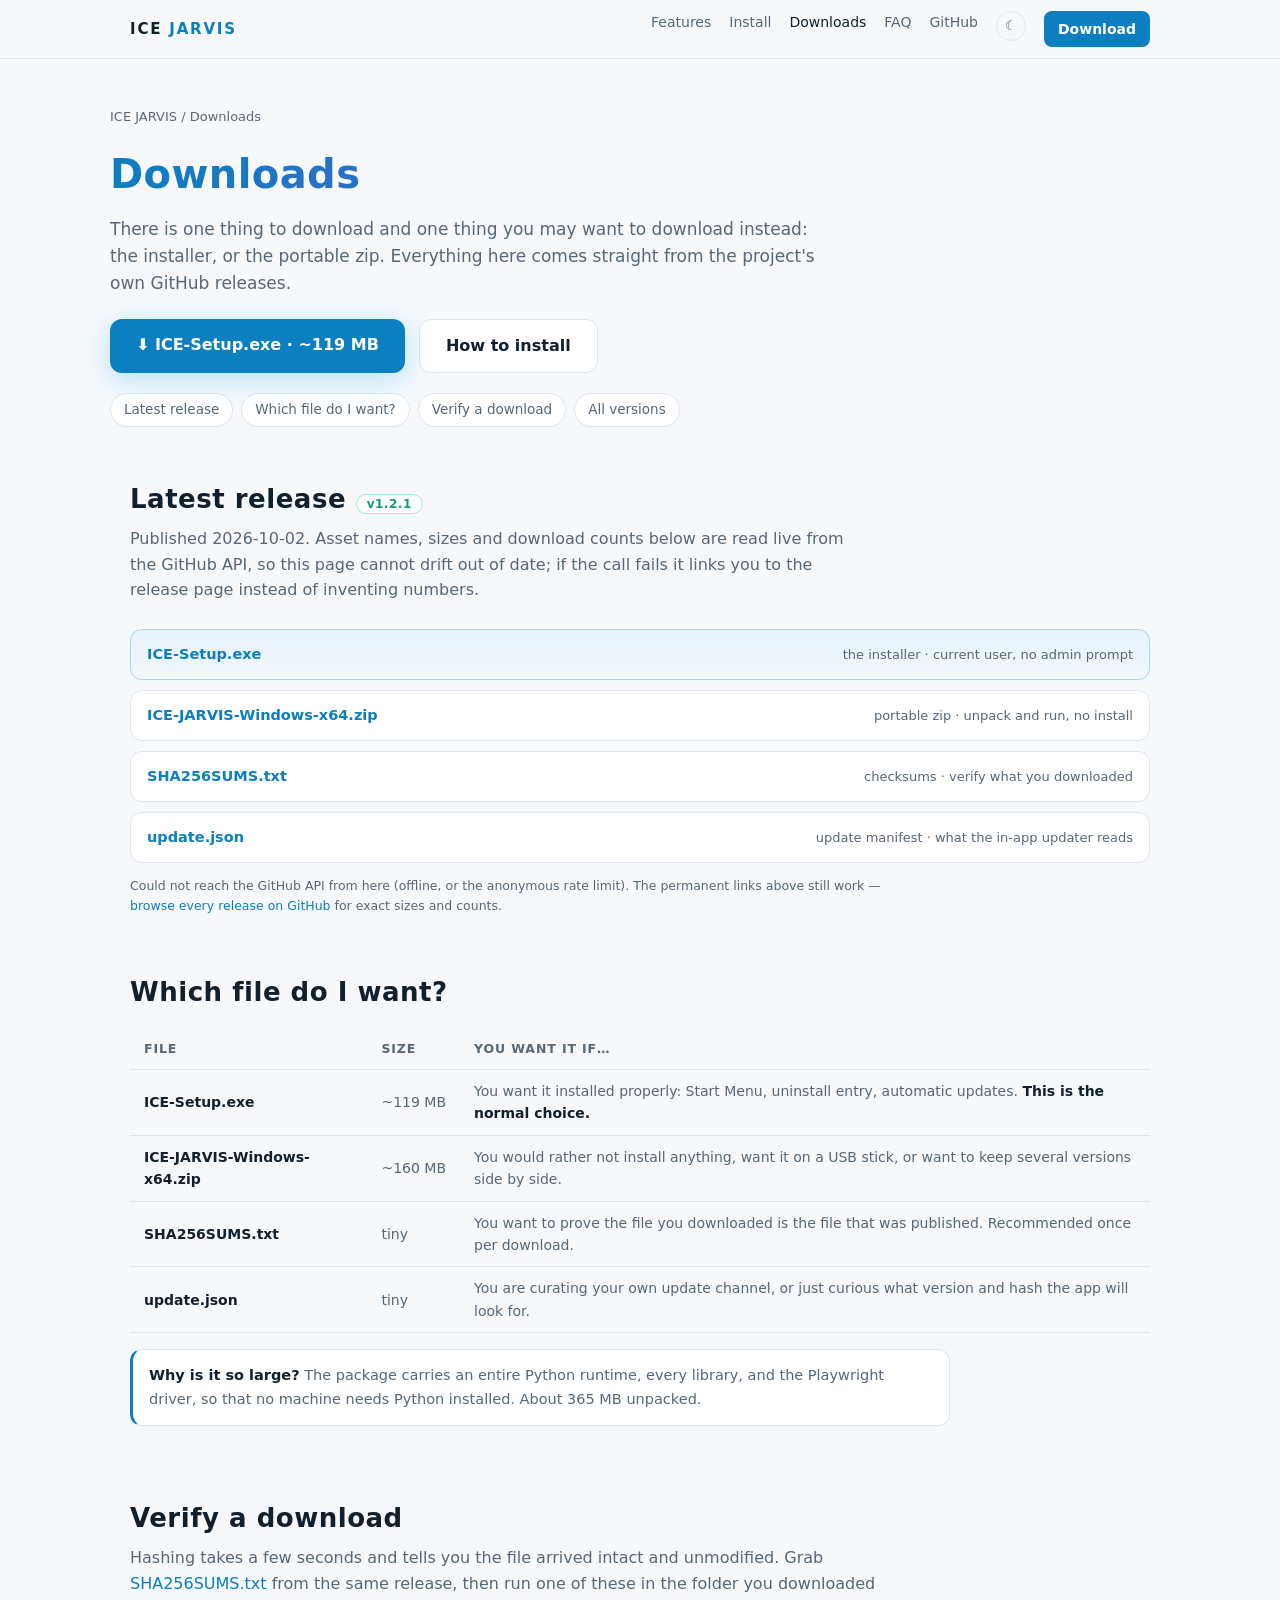
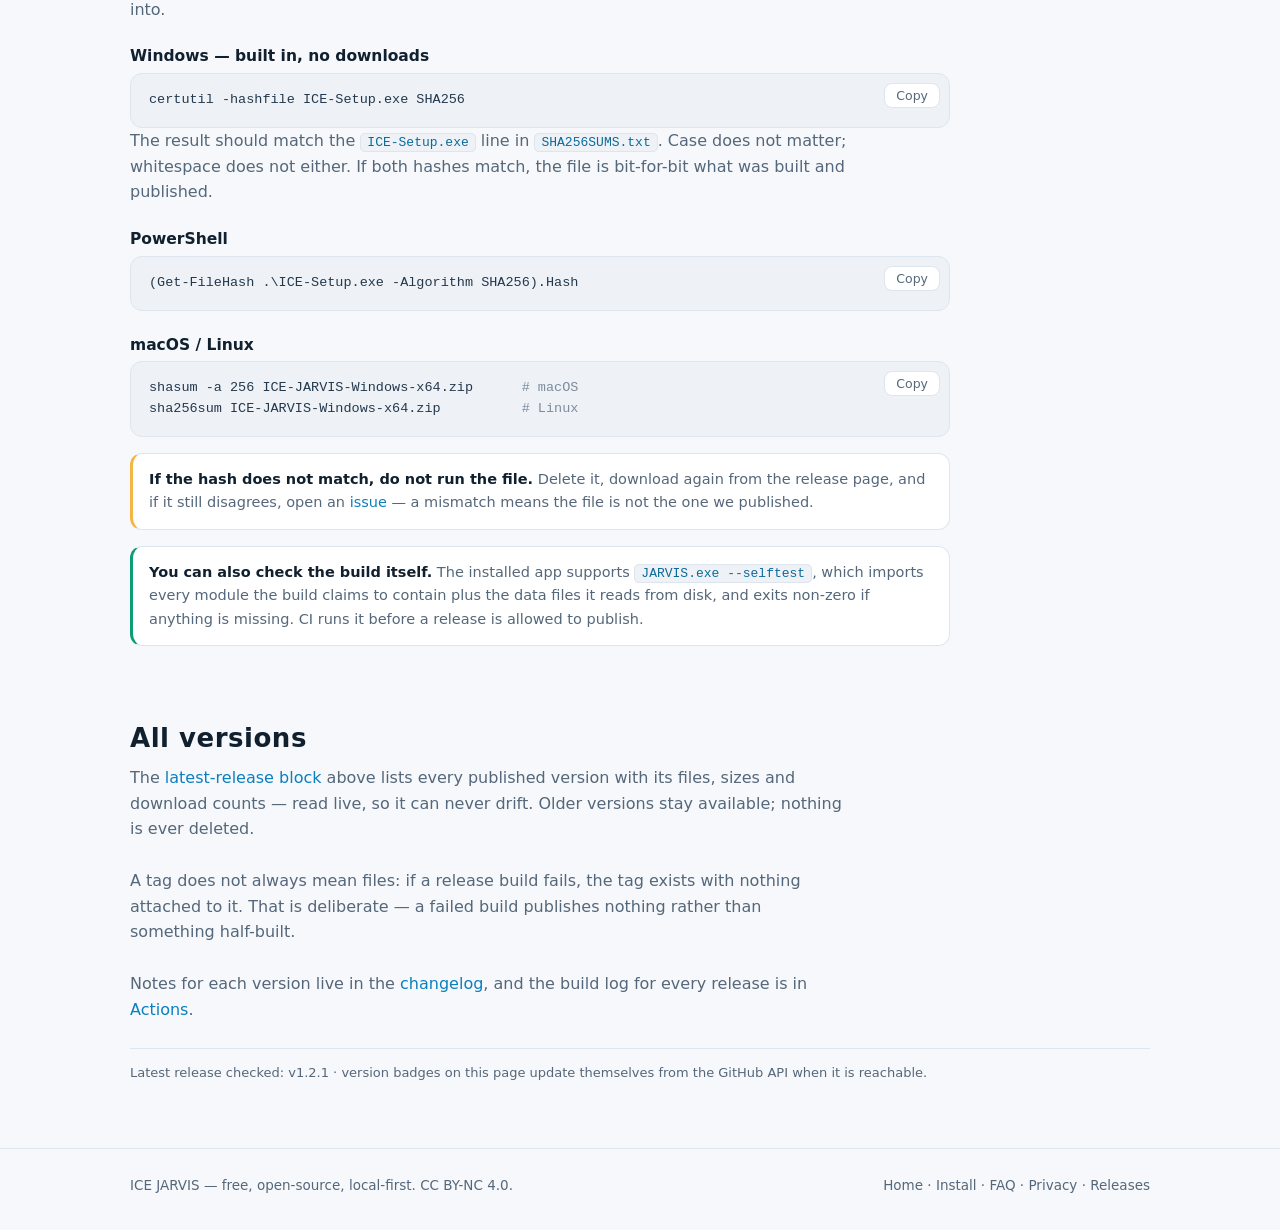
<file: docs/download.html>
<!DOCTYPE html>
<html lang="en">
<head>
<meta charset="utf-8">
<meta name="viewport" content="width=device-width, initial-scale=1">
<title>Downloads — ICE JARVIS for Windows</title>
<meta name="description" content="Download ICE JARVIS: ICE-Setup.exe installer (~119 MB), the portable Windows x64 zip, and SHA256SUMS.txt to verify either one. Every version is listed with its checksums.">
<link rel="canonical" href="https://idkunknown657-cell.github.io/ICE-JARVIS/download.html">
<meta name="theme-color" content="#0b0f14">
<meta property="og:type" content="article">
<meta property="og:site_name" content="ICE JARVIS">
<meta property="og:title" content="Downloads — ICE JARVIS for Windows">
<meta property="og:description" content="The installer, the portable zip and the checksums to verify them, straight from the latest GitHub release.">
<meta property="og:url" content="https://idkunknown657-cell.github.io/ICE-JARVIS/download.html">
<meta property="og:image" content="https://idkunknown657-cell.github.io/ICE-JARVIS/og.png">
<meta name="twitter:card" content="summary_large_image">
<meta name="twitter:title" content="Download ICE JARVIS">
<meta name="twitter:description" content="Installer, portable zip, checksums — every published version on one page.">
<meta name="twitter:image" content="https://idkunknown657-cell.github.io/ICE-JARVIS/og.png">
<!-- Theme and motion flag, set before the first paint: a stored choice wins,
     otherwise the system preference, otherwise the dark default (the site's
     own look, and the app's). With scripting off none of this runs and every
     word of every page is still visible. -->
<script>try{var s=localStorage.getItem("ice-theme")||(window.matchMedia("(prefers-color-scheme: light)").matches?"light":"dark");document.documentElement.setAttribute("data-theme",s)}catch(e){}document.documentElement.classList.add("js");</script>
<link rel="icon" href="data:image/svg+xml,%3Csvg xmlns='http://www.w3.org/2000/svg' viewBox='0 0 32 32'%3E%3Ccircle cx='16' cy='16' r='13' fill='%230b0f14' stroke='%2338bdf8' stroke-width='2'/%3E%3Ccircle cx='16' cy='16' r='6' fill='%2338bdf8'/%3E%3C/svg%3E">
<link rel="stylesheet" href="style.css">
</head>
<body>

<a class="skip" href="#main">Skip to content</a>

<nav>
  <div class="wrap">
    <a class="brand" href="./">ICE <span>JARVIS</span></a>
    <div class="links">
      <a href="./#features">Features</a>
      <a href="install.html">Install</a>
      <a href="download.html">Downloads</a>
      <a href="faq.html">FAQ</a>
      <a href="https://github.com/idkunknown657-cell/ICE-JARVIS">GitHub</a>
      <a class="nav-cta" href="https://github.com/idkunknown657-cell/ICE-JARVIS/releases/latest/download/ICE-Setup.exe">Download</a>
    </div>
  </div>
</nav>

<header class="page wrap">
  <p class="crumbs"><a href="./">ICE JARVIS</a> / Downloads</p>
  <h1>Downloads</h1>
  <p class="lede">There is one thing to download and one thing you may want to download instead: the installer, or the portable zip. Everything here comes straight from the project's own GitHub releases.</p>
  <div class="cta-row" style="justify-content:flex-start;margin-top:22px">
    <a class="btn btn-main btn-sheen" href="https://github.com/idkunknown657-cell/ICE-JARVIS/releases/latest/download/ICE-Setup.exe">⬇ ICE-Setup.exe · ~119 MB</a>
    <a class="btn btn-ghost" href="install.html">How to install</a>
  </div>
  <div class="toc">
    <a href="#latest">Latest release</a>
    <a href="#files">Which file do I want?</a>
    <a href="#verify">Verify a download</a>
    <a href="#all">All versions</a>
  </div>
</header>

<main class="wrap" id="main">

  <section id="latest">
    <h2>Latest release <span class="pill live" data-latest-tag>v1.2.1</span></h2>
    <p class="sub">Published <time data-latest-date>2026-10-02</time>. Asset names, sizes and download counts below are read live from the GitHub API, so this page cannot drift out of date; if the call fails it links you to the release page instead of inventing numbers.</p>

    <div class="asset hero-asset">
      <span class="name"><a href="https://github.com/idkunknown657-cell/ICE-JARVIS/releases/latest/download/ICE-Setup.exe">ICE-Setup.exe</a></span>
      <span class="meta">the installer · current user, no admin prompt</span>
    </div>
    <div class="asset">
      <span class="name"><a href="https://github.com/idkunknown657-cell/ICE-JARVIS/releases/latest/download/ICE-JARVIS-Windows-x64.zip">ICE-JARVIS-Windows-x64.zip</a></span>
      <span class="meta">portable zip · unpack and run, no install</span>
    </div>
    <div class="asset">
      <span class="name"><a href="https://github.com/idkunknown657-cell/ICE-JARVIS/releases/latest/download/SHA256SUMS.txt">SHA256SUMS.txt</a></span>
      <span class="meta">checksums · verify what you downloaded</span>
    </div>
    <div class="asset">
      <span class="name"><a href="https://github.com/idkunknown657-cell/ICE-JARVIS/releases/latest/download/update.json">update.json</a></span>
      <span class="meta">update manifest · what the in-app updater reads</span>
    </div>

    <div id="releases"></div>
    <p class="smallnote" id="releases-stamp" hidden>▲ live data from <code>api.github.com</code>, fetched in your browser. Nothing about you is sent — the request is an anonymous read of a public release list.</p>
    <p class="smallnote" id="releases-fallback" hidden>Could not reach the GitHub API from here (offline, or the anonymous rate limit). The permanent links above still work — <a href="https://github.com/idkunknown657-cell/ICE-JARVIS/releases">browse every release on GitHub</a> for exact sizes and counts.</p>
  </section>

  <section id="files">
    <h2>Which file do I want?</h2>
    <div class="tbl-wrap">
      <table class="tbl">
        <tr><th>File</th><th>Size</th><th>You want it if…</th></tr>
        <tr><td><b>ICE-Setup.exe</b></td><td class="num">~119 MB</td><td>You want it installed properly: Start Menu, uninstall entry, automatic updates. <b>This is the normal choice.</b></td></tr>
        <tr><td><b>ICE-JARVIS-Windows-x64.zip</b></td><td class="num">~160 MB</td><td>You would rather not install anything, want it on a USB stick, or want to keep several versions side by side.</td></tr>
        <tr><td><b>SHA256SUMS.txt</b></td><td class="num">tiny</td><td>You want to prove the file you downloaded is the file that was published. Recommended once per download.</td></tr>
        <tr><td><b>update.json</b></td><td class="num">tiny</td><td>You are curating your own update channel, or just curious what version and hash the app will look for.</td></tr>
      </table>
    </div>
    <div class="note"><b>Why is it so large?</b> The package carries an entire Python runtime, every library, and the Playwright driver, so that no machine needs Python installed. About 365 MB unpacked.</div>
  </section>

  <section id="verify">
    <h2>Verify a download</h2>
    <p>Hashing takes a few seconds and tells you the file arrived intact and unmodified. Grab <a href="https://github.com/idkunknown657-cell/ICE-JARVIS/releases/latest/download/SHA256SUMS.txt">SHA256SUMS.txt</a> from the same release, then run one of these in the folder you downloaded into.</p>

    <h4 class="subsec">Windows — built in, no downloads</h4>
    <div class="copybox">
<pre>certutil -hashfile ICE-Setup.exe SHA256</pre>
    </div>
    <p>The result should match the <code>ICE-Setup.exe</code> line in <code>SHA256SUMS.txt</code>. Case does not matter; whitespace does not either. If both hashes match, the file is bit-for-bit what was built and published.</p>

    <h4 class="subsec">PowerShell</h4>
    <div class="copybox">
<pre>(Get-FileHash .\ICE-Setup.exe -Algorithm SHA256).Hash</pre>
    </div>

    <h4 class="subsec">macOS / Linux</h4>
    <div class="copybox">
<pre>shasum -a 256 ICE-JARVIS-Windows-x64.zip      <span class="c"># macOS</span>
sha256sum ICE-JARVIS-Windows-x64.zip          <span class="c"># Linux</span></pre>
    </div>

    <div class="warn"><b>If the hash does not match, do not run the file.</b> Delete it, download again from the release page, and if it still disagrees, open an <a href="https://github.com/idkunknown657-cell/ICE-JARVIS/issues">issue</a> — a mismatch means the file is not the one we published.</div>
    <div class="ok"><b>You can also check the build itself.</b> The installed app supports <code>JARVIS.exe --selftest</code>, which imports every module the build claims to contain plus the data files it reads from disk, and exits non-zero if anything is missing. CI runs it before a release is allowed to publish.</div>
  </section>

  <section id="all">
    <h2>All versions</h2>
    <p class="sub">The <a href="#latest">latest-release block</a> above lists every published version with its files, sizes and download counts — read live, so it can never drift. Older versions stay available; nothing is ever deleted.</p>
    <p class="sub">A tag does not always mean files: if a release build fails, the tag exists with nothing attached to it. That is deliberate — a failed build publishes nothing rather than something half-built.</p>
    <p class="sub">Notes for each version live in the <a href="https://github.com/idkunknown657-cell/ICE-JARVIS/blob/main/CHANGELOG.md">changelog</a>, and the build log for every release is in <a href="https://github.com/idkunknown657-cell/ICE-JARVIS/actions/workflows/release.yml">Actions</a>.</p>
    <div class="last">Latest release checked: <span data-latest-tag>v1.2.1</span> · version badges on this page update themselves from the GitHub API when it is reachable.</div>
  </section>

</main>

<footer>
  <div class="wrap">
    <span>ICE JARVIS — free, open-source, local-first. CC BY-NC 4.0.</span>
    <span class="right"><a href="./">Home</a> · <a href="install.html">Install</a> · <a href="faq.html">FAQ</a> · <a href="privacy.html">Privacy</a> · <a href="https://github.com/idkunknown657-cell/ICE-JARVIS/releases">Releases</a></span>
  </div>
</footer>

<script src="site.js" defer></script>
</body>
</html>
</file>
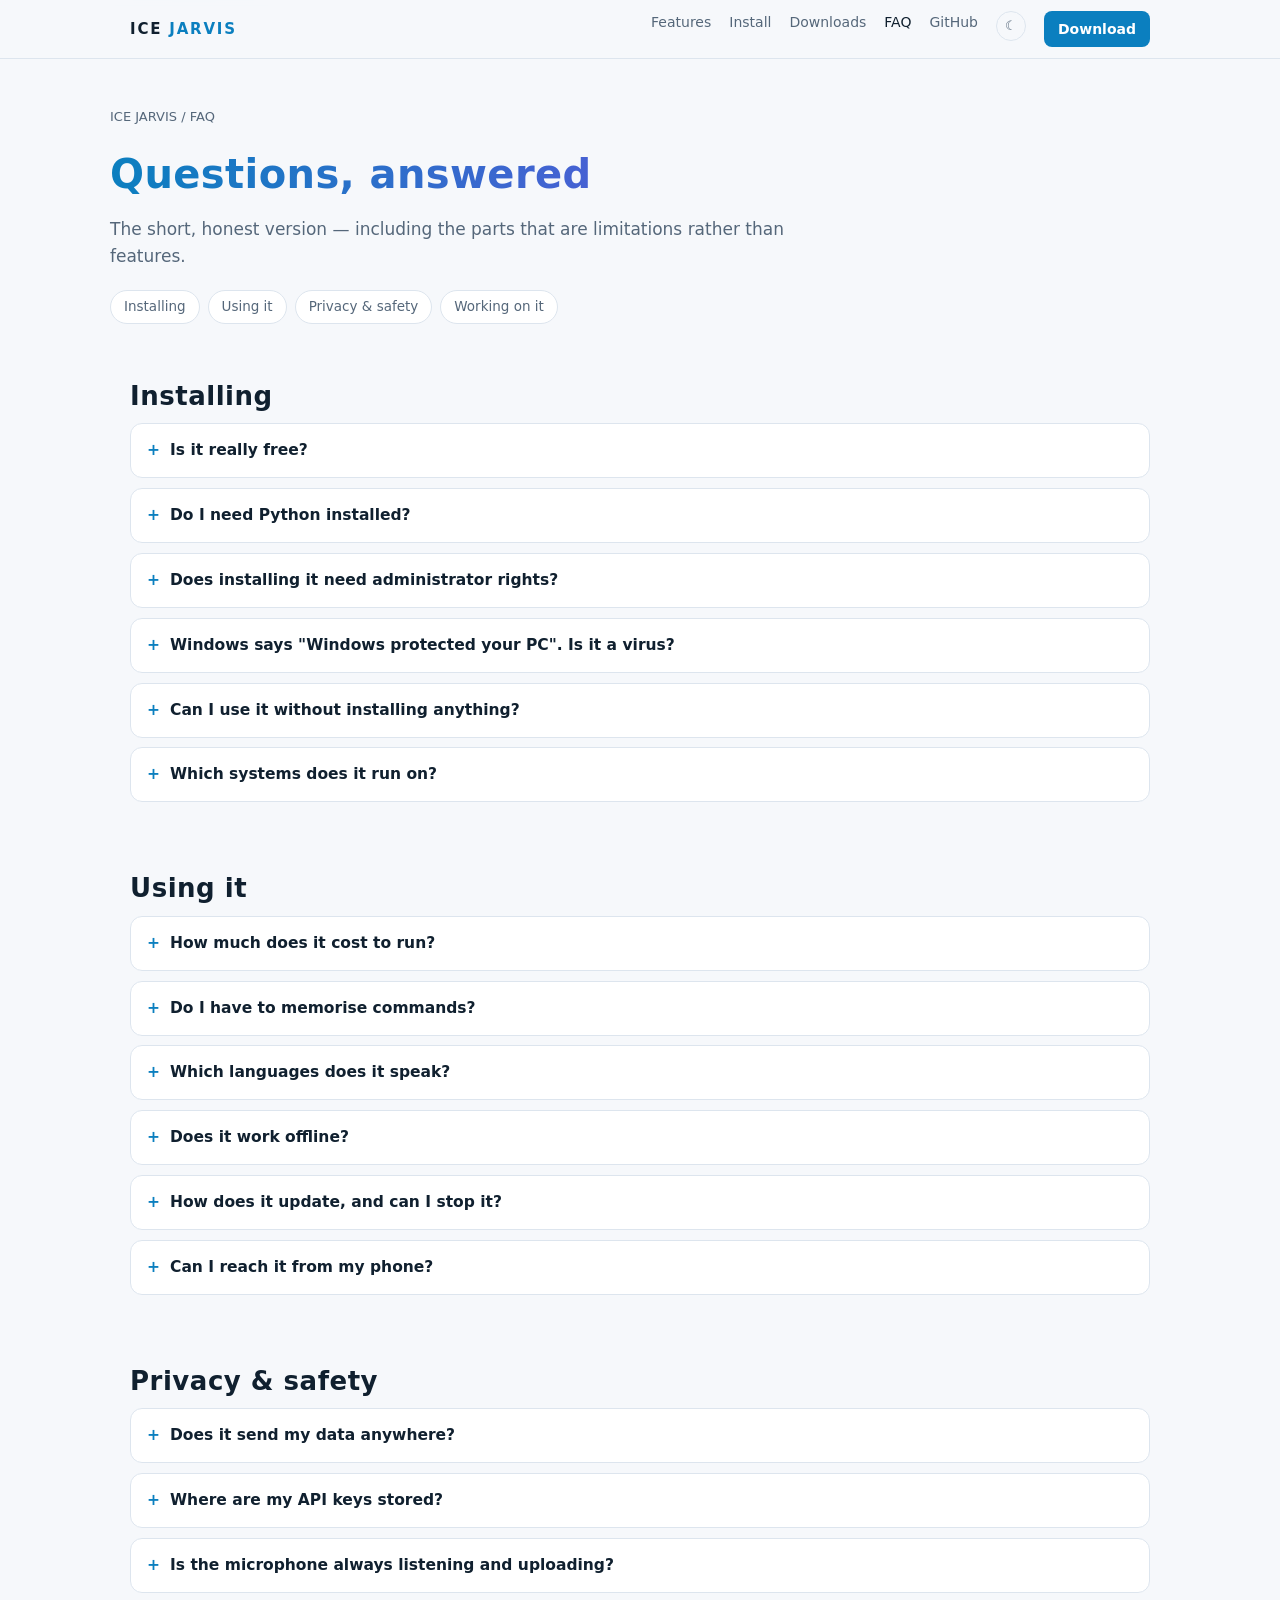
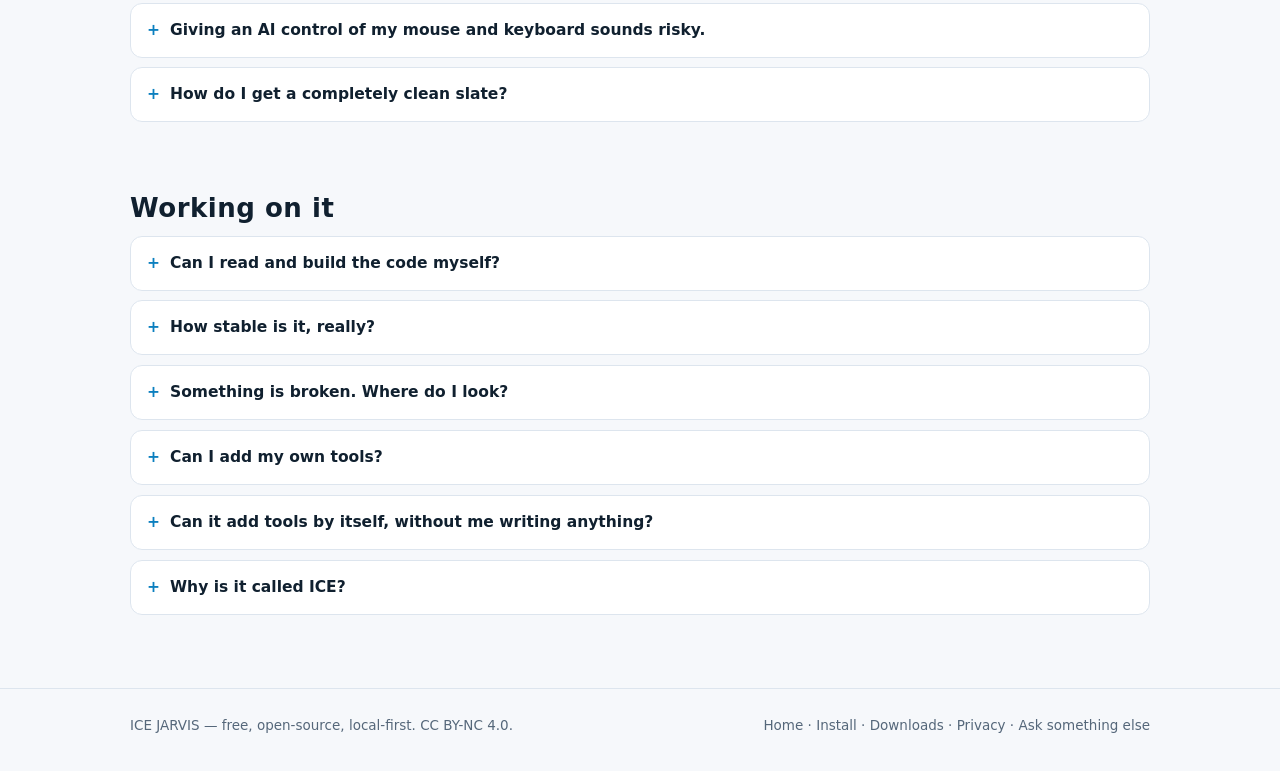
<file: docs/faq.html>
<!DOCTYPE html>
<html lang="en">
<head>
<meta charset="utf-8">
<meta name="viewport" content="width=device-width, initial-scale=1">
<title>ICE JARVIS — frequently asked questions</title>
<meta name="description" content="Is ICE JARVIS free? Does it need Python? Where does my data go? What does it cost to run? Honest answers about the local-first Windows voice assistant.">
<link rel="canonical" href="https://idkunknown657-cell.github.io/ICE-JARVIS/faq.html">
<meta name="theme-color" content="#0b0f14">
<meta property="og:type" content="article">
<meta property="og:site_name" content="ICE JARVIS">
<meta property="og:title" content="ICE JARVIS — frequently asked questions">
<meta property="og:description" content="Cost, privacy, requirements, updates and uninstalling — answered plainly.">
<meta property="og:url" content="https://idkunknown657-cell.github.io/ICE-JARVIS/faq.html">
<meta property="og:image" content="https://idkunknown657-cell.github.io/ICE-JARVIS/og.png">
<meta name="twitter:card" content="summary_large_image">
<meta name="twitter:title" content="ICE JARVIS — FAQ">
<meta name="twitter:description" content="Cost, privacy, requirements, updates and uninstalling — answered plainly.">
<meta name="twitter:image" content="https://idkunknown657-cell.github.io/ICE-JARVIS/og.png">
<!-- Theme and motion flag, set before the first paint: a stored choice wins,
     otherwise the system preference, otherwise the dark default (the site's
     own look, and the app's). With scripting off none of this runs and every
     word of every page is still visible. -->
<script>try{var s=localStorage.getItem("ice-theme")||(window.matchMedia("(prefers-color-scheme: light)").matches?"light":"dark");document.documentElement.setAttribute("data-theme",s)}catch(e){}document.documentElement.classList.add("js");</script>
<link rel="icon" href="data:image/svg+xml,%3Csvg xmlns='http://www.w3.org/2000/svg' viewBox='0 0 32 32'%3E%3Ccircle cx='16' cy='16' r='13' fill='%230b0f14' stroke='%2338bdf8' stroke-width='2'/%3E%3Ccircle cx='16' cy='16' r='6' fill='%2338bdf8'/%3E%3C/svg%3E">
<link rel="stylesheet" href="style.css">
</head>
<body>

<a class="skip" href="#main">Skip to content</a>

<nav>
  <div class="wrap">
    <a class="brand" href="./">ICE <span>JARVIS</span></a>
    <div class="links">
      <a href="./#features">Features</a>
      <a href="install.html">Install</a>
      <a href="download.html">Downloads</a>
      <a href="faq.html">FAQ</a>
      <a href="https://github.com/idkunknown657-cell/ICE-JARVIS">GitHub</a>
      <a class="nav-cta" href="https://github.com/idkunknown657-cell/ICE-JARVIS/releases/latest/download/ICE-Setup.exe">Download</a>
    </div>
  </div>
</nav>

<header class="page wrap">
  <p class="crumbs"><a href="./">ICE JARVIS</a> / FAQ</p>
  <h1>Questions, answered</h1>
  <p class="lede">The short, honest version — including the parts that are limitations rather than features.</p>
  <div class="toc">
    <a href="#installing">Installing</a>
    <a href="#using">Using it</a>
    <a href="#privacy">Privacy &amp; safety</a>
    <a href="#working">Working on it</a>
  </div>
</header>

<main class="wrap" id="main">

  <section id="installing">
    <h2>Installing</h2>

    <details class="qa">
      <summary>Is it really free?</summary>
      <div class="body">
        <p>Yes. The app is free to download and use, and the source is published under <b>CC BY-NC 4.0</b> — non-commercial use, no charge, no account, no upsell screen. You can read every line before running it.</p>
      </div>
    </details>

    <details class="qa">
      <summary>Do I need Python installed?</summary>
      <div class="body">
        <p>No. The installer carries its own Python runtime and every library — that is most of why <code>ICE-Setup.exe</code> is ~119 MB.</p>
        <p>Python 3.13 or 3.14 is only needed for the <a href="install.html#source">from-source route</a>, where you clone the repository and double-click <code>setup.bat</code>.</p>
      </div>
    </details>

    <details class="qa">
      <summary>Does installing it need administrator rights?</summary>
      <div class="body">
        <p>No. It installs for the current user only: nothing machine-wide, no services, no UAC prompt. It appears in <i>Settings → Apps → Installed apps</i> like any normal program, and uninstalls from there.</p>
      </div>
    </details>

    <details class="qa">
      <summary>Windows says "Windows protected your PC". Is it a virus?</summary>
      <div class="body">
        <p>No — that is SmartScreen's <i>reputation</i> warning, which appears for any downloadable executable Microsoft has not seen enough times. A brand-new release of a small open-source project is exactly that case.</p>
        <p>Click <b>More info → Run anyway</b>, or do what a cautious person does and <a href="download.html#verify">check the SHA-256</a> first. The checksums are published beside every release.</p>
      </div>
    </details>

    <details class="qa">
      <summary>Can I use it without installing anything?</summary>
      <div class="body">
        <p>Yes. Every release also ships <code>ICE-JARVIS-Windows-x64.zip</code>. Unpack it anywhere, run <code>JARVIS.exe</code>. No registry entries, no Start Menu group — good for a USB stick or for keeping two versions side by side.</p>
      </div>
    </details>

    <details class="qa">
      <summary>Which systems does it run on?</summary>
      <div class="body">
        <p>Windows 10 and 11 (64-bit) is the target and the only platform the installer is built for. Linux and macOS work from source and are tested less.</p>
      </div>
    </details>
  </section>

  <section id="using">
    <h2>Using it</h2>

    <details class="qa">
      <summary>How much does it cost to run?</summary>
      <div class="body">
        <p>Nothing, in the normal case. Replies come from an AI provider, and the free tiers are generous: <a href="https://aistudio.google.com/apikey">Gemini</a> is primary, and GROQ, Cerebras, OpenRouter and Hugging Face work as free fallbacks. If one provider rate-limits you, JARVIS moves to the next instead of failing.</p>
        <p>If you want a paid tier later, you paste that key in <b>⚙ Settings → API Keys</b> — nothing about the app changes.</p>
      </div>
    </details>

    <details class="qa">
      <summary>Do I have to memorise commands?</summary>
      <div class="body">
        <p>No. There is no command list to learn. It understands intent, so <i>"open Chrome and search for flights to Delhi"</i>, <i>"turn the volume down"</i>, <i>"what's on my screen"</i> and <i>"remind me in ten minutes"</i> are all just sentences.</p>
      </div>
    </details>

    <details class="qa">
      <summary>Which languages does it speak?</summary>
      <div class="body">
        <p>English, Hindi and Hinglish, and it handles the mix mid-sentence the way people actually talk. Emotional context is tracked as part of the conversation, so tone matters, not just words.</p>
      </div>
    </details>

    <details class="qa">
      <summary>Does it work offline?</summary>
      <div class="body">
        <p>Partly, and it is worth being precise: the <b>brain</b> is a cloud model, so generating a new reply needs a connection. Everything else is local — memory, files, PC control, screen reading, the interface, the avatar, the update manifest check only happens when you allow it.</p>
        <p>There is no bundled local model. If you want fully offline inference, this is not that app.</p>
      </div>
    </details>

    <details class="qa">
      <summary>How does it update, and can I stop it?</summary>
      <div class="body">
        <p>On start it reads a small JSON manifest from the releases page, which carries the new version, its download URL and its SHA-256. If you accept, the payload is downloaded, hashed, and staged — then applied on the <i>next</i> restart by a script that waits for the app to exit, so files are never swapped under a running process.</p>
        <p>Your data is not in the payload at all: no keys, no memory, no logs. You can point the app at a manifest you host yourself, or simply not update — nothing forces it.</p>
      </div>
    </details>

    <details class="qa">
      <summary>Can I reach it from my phone?</summary>
      <div class="body">
        <p>Yes, with the optional local dashboard: a small server on your own PC that your phone connects to over TLS with an encrypted channel. It is off unless you turn it on, and it stays inside your network unless you deliberately expose it.</p>
      </div>
    </details>
  </section>

  <section id="privacy">
    <h2>Privacy &amp; safety</h2>

    <details class="qa">
      <summary>Does it send my data anywhere?</summary>
      <div class="body">
        <p>Only in these places, and nowhere else:</p>
        <ul class="bullets">
          <li><b>The AI provider you configured</b> — the conversation you are having, so it can be answered.</li>
          <li><b>The update manifest on GitHub</b> — a plain read of a public file, when the app checks for updates.</li>
          <li><b>Public data feeds</b> — only when you ask a question about the world (aircraft, earthquakes, natural events, satellites). Keyless, read-only.</li>
          <li><b>Your own mail server</b> — only if you set up mail, and only for the mail you asked it to read or send.</li>
        </ul>
        <p>No telemetry, no analytics, no accounts, no crash reporting. Nothing about you or your machine is sent along with any of those requests.</p>
      </div>
    </details>

    <details class="qa">
      <summary>Where are my API keys stored?</summary>
      <div class="body">
        <p>In <code>config/api_keys.json</code> inside the app folder on your own PC. It is git-ignored, is never part of a release, and the build refuses to run if it detects a secret in the payload it is about to ship. Mail passwords are never spoken, logged or shown back in the interface.</p>
      </div>
    </details>

    <details class="qa">
      <summary>Is the microphone always listening and uploading?</summary>
      <div class="body">
        <p>The mic tile on the Home screen is a mute switch — click it and input stops. Windows' own microphone privacy gate applies to JARVIS like any other app, and <b>⚙ Settings → Voice &amp; Language → Test</b> measures real audio and tells you exactly which link is failing if it hears nothing.</p>
        <p>Audio is used to transcribe what you said; it is not uploaded anywhere except as the text of your request to your own AI provider.</p>
      </div>
    </details>

    <details class="qa">
      <summary>Giving an AI control of my mouse and keyboard sounds risky.</summary>
      <div class="body">
        <p>That is a reasonable instinct, so the app is built with brakes rather than assurances:</p>
        <ul class="bullets">
          <li><b>Autonomous mode is bounded</b> — a goal and a time budget you set, and it reports what it did afterwards.</li>
          <li><b>Sending anything is confirmed first</b> — mail, for instance, stops at an on-screen confirmation showing the recipient and the text.</li>
          <li><b>Self-training only changes what JARVIS believes.</b> It can never edit settings, keys, permissions or files, never drives the mouse on its own, stops the moment you speak, and is entirely disabled when memory is off.</li>
          <li><b>Nothing is hidden</b> — every action is in the interface as it happens, and in <code>logs/jarvis.log</code>.</li>
        </ul>
      </div>
    </details>

    <details class="qa">
      <summary>How do I get a completely clean slate?</summary>
      <div class="body">
        <p>Delete <code>config/api_keys.json</code> and <code>memory/long_term.json</code> — the app runs first-time setup again. Uninstalling asks first, and its default answer is <b>keep my data</b>, so a reinstall keeps your keys and memory.</p>
      </div>
    </details>
  </section>

  <section id="working">
    <h2>Working on it</h2>

    <details class="qa">
      <summary>Can I read and build the code myself?</summary>
      <div class="body">
        <p>Yes — the repository is the app. Clone it, run <code>setup.bat</code>, and you are running from source in one step. Releases are built by GitHub Actions on tagged commits: freeze with PyInstaller, compile the installer with Inno Setup, selftest the packaged executable, then publish.</p>
        <p>You can build your own installer too: <code>installer/build_installer.py</code> does the whole thing, and refuses to run if it finds a secret in what it is about to ship.</p>
      </div>
    </details>

    <details class="qa">
      <summary>How stable is it, really?</summary>
      <div class="body">
        <p>1667 tests run on every push against Python 3.13 and 3.14, and a smoke test of the packaged <code>JARVIS.exe</code> runs before a release is allowed out. The packaged build also supports <code>JARVIS.exe --selftest</code>, which verifies every module and data file the build claims to contain — it has already caught installs that looked healthy while all 42 of their abilities were missing.</p>
        <p>The test suite runs on your machine with one command, so you do not have to trust a badge: <code>python -m unittest discover -s tests</code>.</p>
      </div>
    </details>

    <details class="qa">
      <summary>Something is broken. Where do I look?</summary>
      <div class="body">
        <p>Start <b>ICE JARVIS (debug console)</b> from the Start Menu — same app, output attached, everything mirrored to <code>logs/jarvis.log</code>. A startup crash writes <code>logs/startup-crash.log</code> and tells you where it is.</p>
        <p>Then <a href="https://github.com/idkunknown657-cell/ICE-JARVIS/issues">open an issue</a> with the log and what you expected. It is a small project, so a clear report is genuinely useful.</p>
      </div>
    </details>

    <details class="qa">
      <summary>Can I add my own tools?</summary>
      <div class="body">
        <p>Yes — there is a documented plugin API and examples in the repository's <code>plugins/</code> folder. The tool loader discovers them by scanning that folder, so a new plugin is a file, not a rebuild.</p>
      </div>
    </details>

    <details class="qa">
      <summary>Can it add tools by itself, without me writing anything?</summary>
      <div class="body">
        <p>Yes. Ask for something it cannot do — <i>"learn how to check my internet speed"</i> — and it writes a plugin, screens it for the things model-written code must never do, runs it once in a separate interpreter with a trimmed environment and a hard timeout, and only then uses it to answer you. Nothing is installed on your behalf, and the file it wrote sits in <code>plugins/</code>, so you can read exactly what it did.</p>
        <p>It also keeps a private, local count of what you keep asking for: cross the same request three times — twice if you phrase it as a wish — and it may offer, once, to learn it. Saying <i>"no"</i> silences that one for good, questions are never recorded, password-shaped text is refused, and the whole thing is off when memory is off.</p>
      </div>
    </details>

    <details class="qa">
      <summary>Why is it called ICE?</summary>
      <div class="body">
        <p>Because a companion that is calm, clear and quietly capable felt like ice rather than fire — and because the core on the home screen looks better frozen than burning.</p>
      </div>
    </details>
  </section>

</main>

<footer>
  <div class="wrap">
    <span>ICE JARVIS — free, open-source, local-first. CC BY-NC 4.0.</span>
    <span class="right"><a href="./">Home</a> · <a href="install.html">Install</a> · <a href="download.html">Downloads</a> · <a href="privacy.html">Privacy</a> · <a href="https://github.com/idkunknown657-cell/ICE-JARVIS/issues">Ask something else</a></span>
  </div>
</footer>

<script type="application/ld+json">
{
  "@context": "https://schema.org",
  "@type": "FAQPage",
  "mainEntity": [
    {
      "@type": "Question",
      "name": "Is ICE JARVIS really free?",
      "acceptedAnswer": { "@type": "Answer", "text": "Yes. The app is free to download and use, and the source is published under CC BY-NC 4.0 for non-commercial use. No account, no charge, no upsell." }
    },
    {
      "@type": "Question",
      "name": "Do I need Python installed to run ICE JARVIS?",
      "acceptedAnswer": { "@type": "Answer", "text": "No. The Windows installer carries its own Python runtime and every library. Python 3.13 or 3.14 is only needed if you run it from source." }
    },
    {
      "@type": "Question",
      "name": "Does installing ICE JARVIS need administrator rights?",
      "acceptedAnswer": { "@type": "Answer", "text": "No. It installs for the current user only, with no machine-wide changes, no services and no UAC prompt, and it uninstalls from Settings, Apps, Installed apps." }
    },
    {
      "@type": "Question",
      "name": "Where is my data stored and is anything uploaded?",
      "acceptedAnswer": { "@type": "Answer", "text": "API keys, memory and conversations are plain files in the app folder on your own PC. There is no telemetry or analytics. Network calls go only to the AI provider you configure, the public update manifest, keyless public world-data feeds when you ask about them, and your own mail server if you set mail up." }
    },
    {
      "@type": "Question",
      "name": "What does ICE JARVIS cost to run?",
      "acceptedAnswer": { "@type": "Answer", "text": "Nothing in the normal case. Gemini's free tier is the primary provider and there are free fallbacks (GROQ, Cerebras, OpenRouter, Hugging Face) that the app switches to automatically when one is rate-limited." }
    },
    {
      "@type": "Question",
      "name": "Does ICE JARVIS work offline?",
      "acceptedAnswer": { "@type": "Answer", "text": "Partly. Memory, files, PC control, screen reading and the interface are all local, but generating a new reply uses a cloud model, so a connection is needed for new answers. There is no bundled local model." }
    },
    {
      "@type": "Question",
      "name": "How does ICE JARVIS update itself?",
      "acceptedAnswer": { "@type": "Answer", "text": "It reads a small JSON manifest from the GitHub releases page, downloads the payload, verifies its SHA-256, stages it, and applies it on the next restart. The payload contains no user data, so keys, memory and settings are never overwritten." }
    }
  ]
}
</script>
<script src="site.js" defer></script>
</body>
</html>
</file>
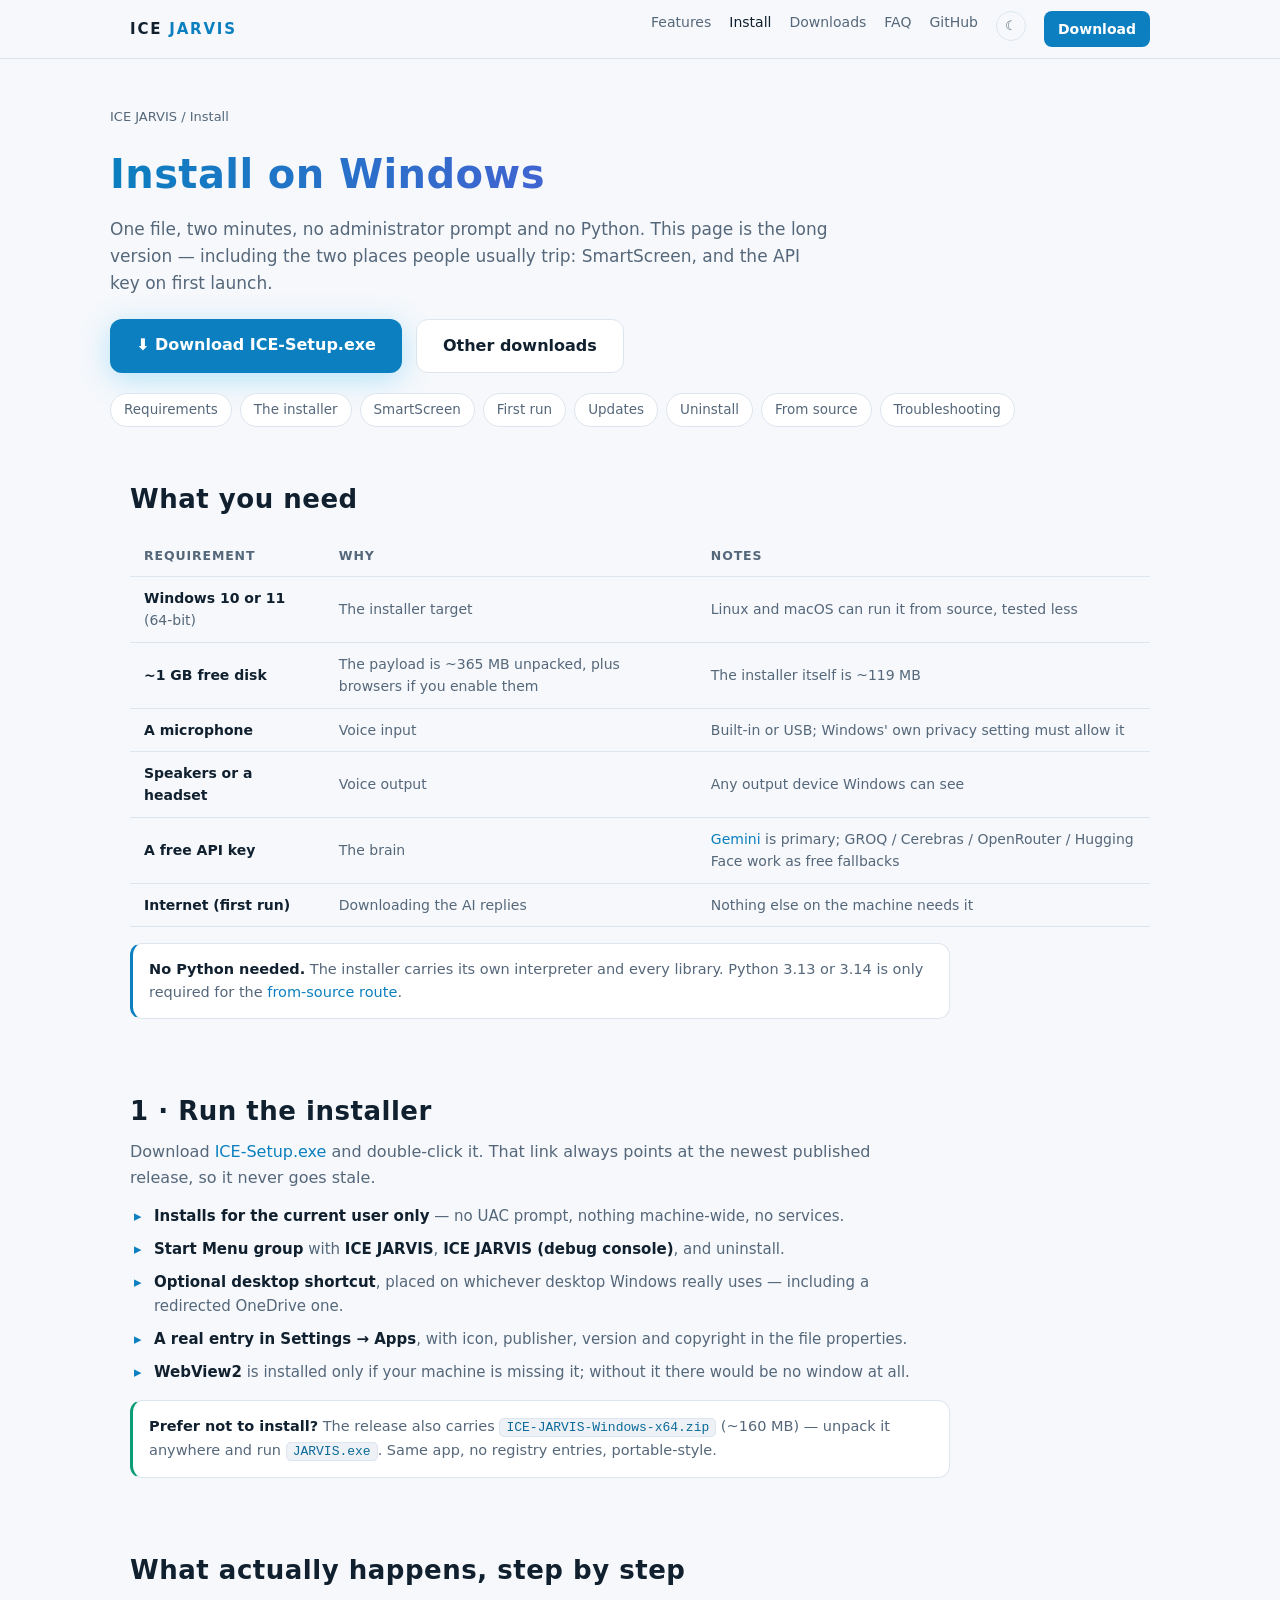
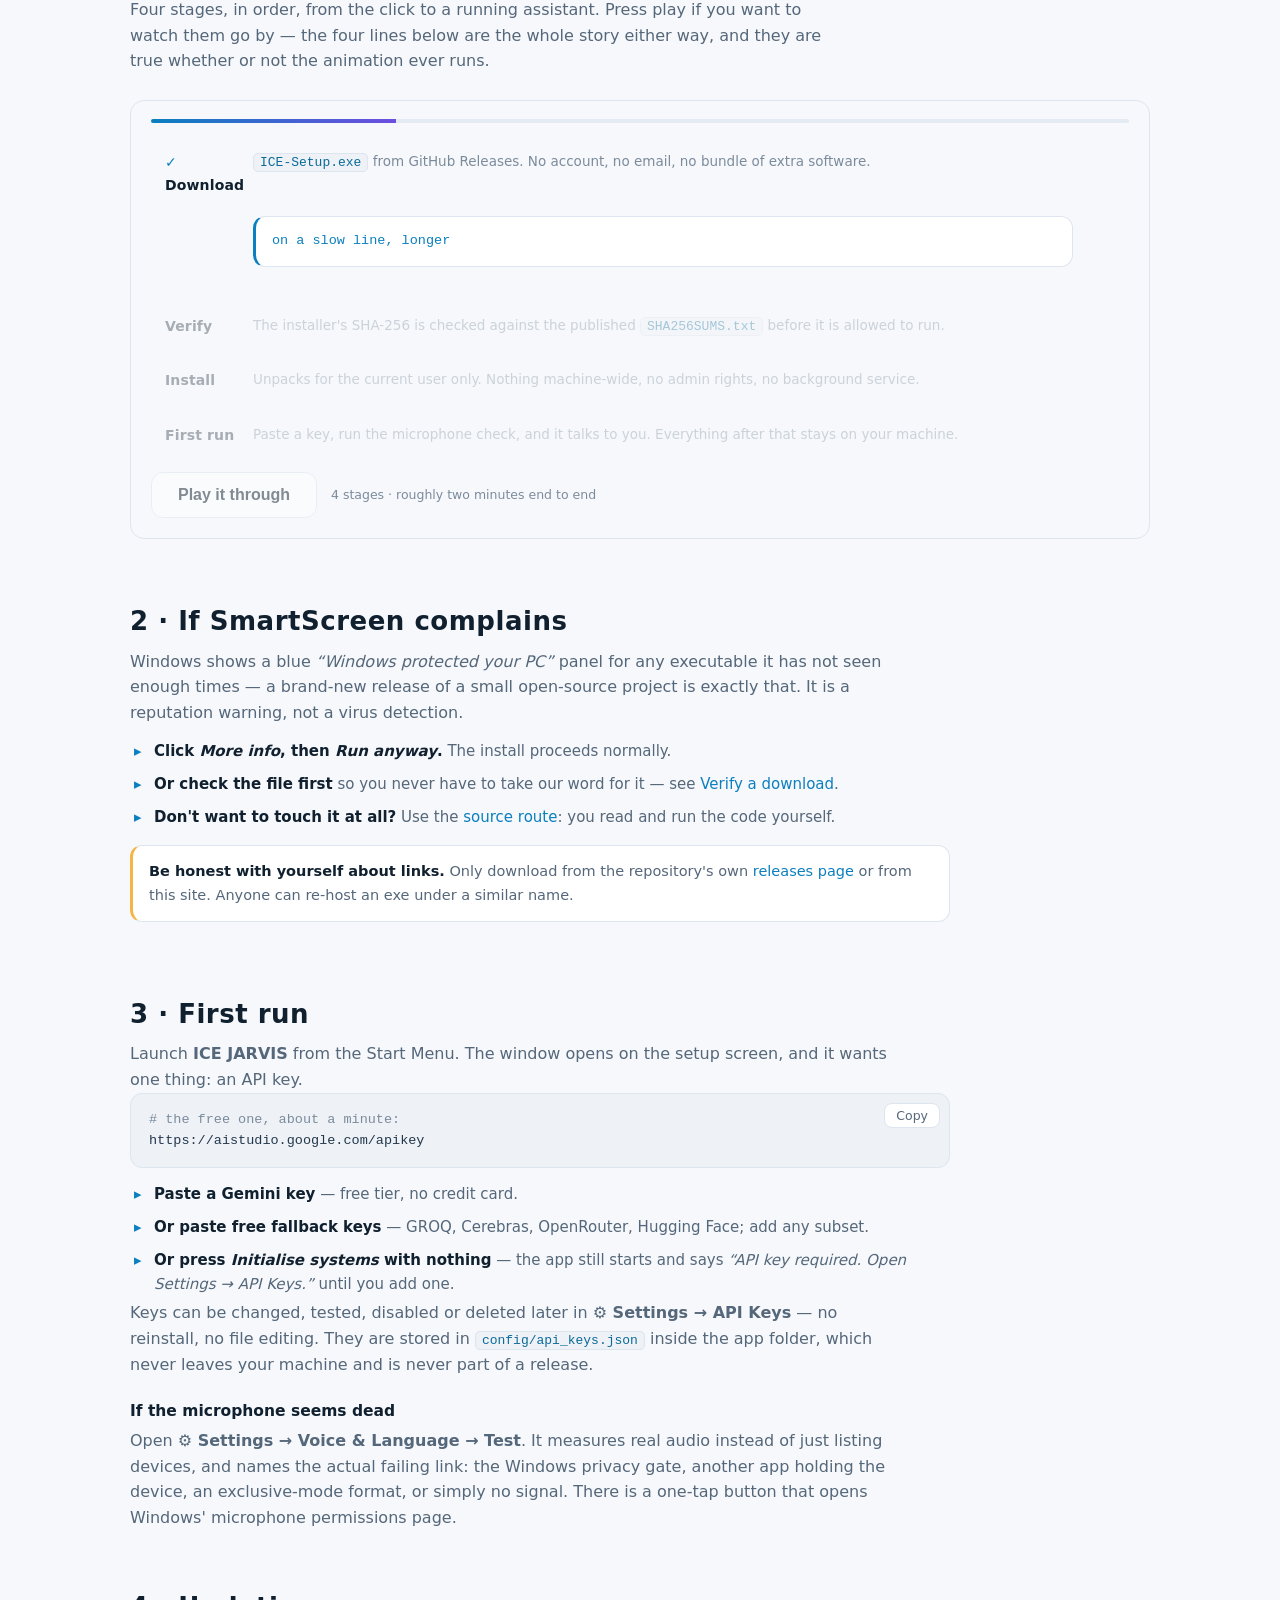
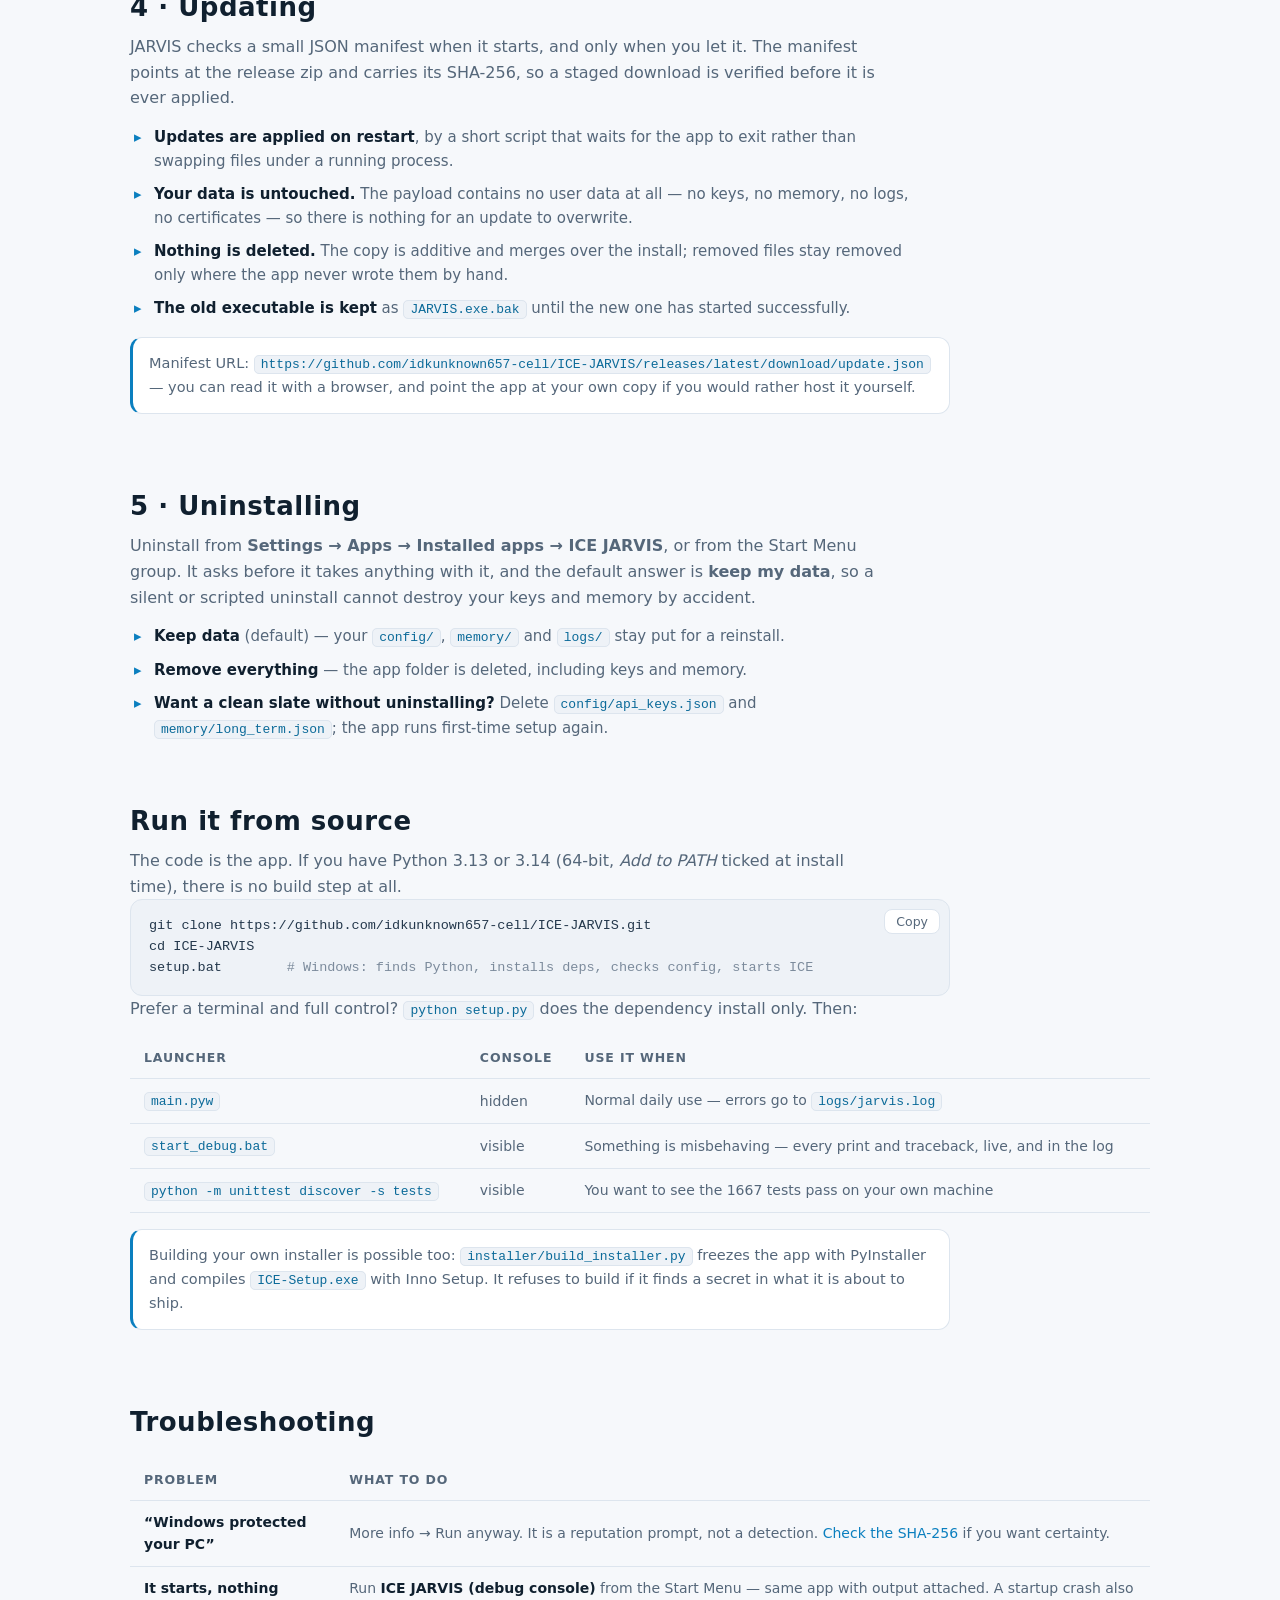
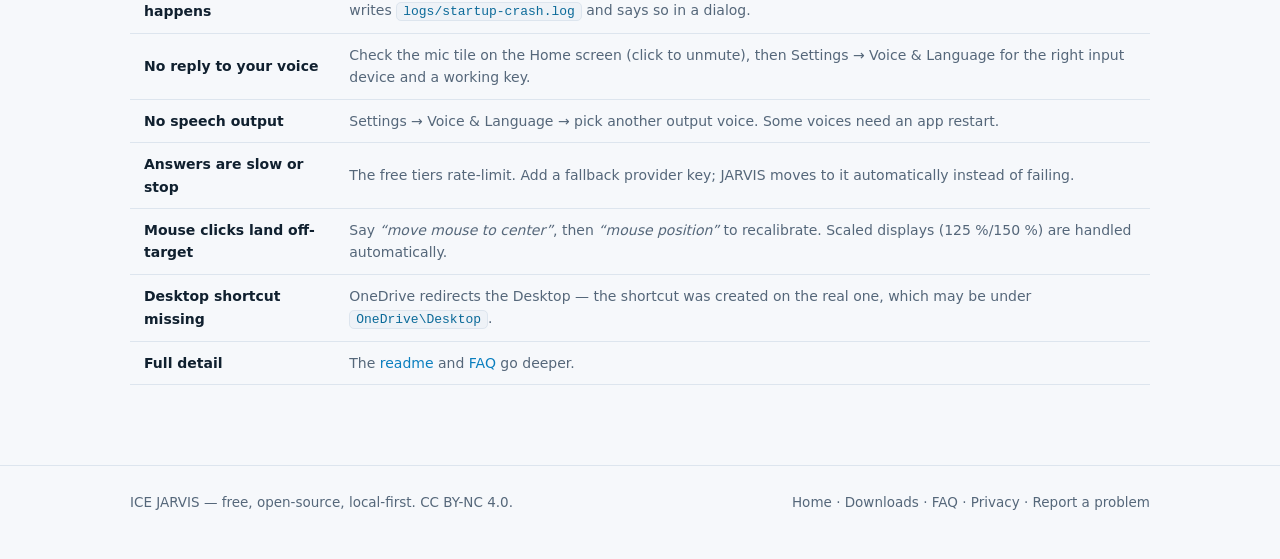
<file: docs/install.html>
<!DOCTYPE html>
<html lang="en">
<head>
<meta charset="utf-8">
<meta name="viewport" content="width=device-width, initial-scale=1">
<title>Install ICE JARVIS on Windows — the complete guide</title>
<meta name="description" content="How to install ICE JARVIS on Windows 10 or 11 in about two minutes: download ICE-Setup.exe, get past SmartScreen, add a free Gemini API key, and uninstall cleanly.">
<link rel="canonical" href="https://idkunknown657-cell.github.io/ICE-JARVIS/install.html">
<meta name="theme-color" content="#0b0f14">
<meta property="og:type" content="article">
<meta property="og:site_name" content="ICE JARVIS">
<meta property="og:title" content="Install ICE JARVIS on Windows — the complete guide">
<meta property="og:description" content="Download, SmartScreen, first-run setup, updates, uninstall and the from-source route — step by step.">
<meta property="og:url" content="https://idkunknown657-cell.github.io/ICE-JARVIS/install.html">
<meta property="og:image" content="https://idkunknown657-cell.github.io/ICE-JARVIS/og.png">
<meta name="twitter:card" content="summary_large_image">
<meta name="twitter:title" content="Install ICE JARVIS on Windows">
<meta name="twitter:description" content="Two minutes, no Python, no admin prompt — and a clean uninstall if you change your mind.">
<meta name="twitter:image" content="https://idkunknown657-cell.github.io/ICE-JARVIS/og.png">
<!-- Theme and motion flag, set before the first paint: a stored choice wins,
     otherwise the system preference, otherwise the dark default (the site's
     own look, and the app's). With scripting off none of this runs and every
     word of every page is still visible. -->
<script>try{var s=localStorage.getItem("ice-theme")||(window.matchMedia("(prefers-color-scheme: light)").matches?"light":"dark");document.documentElement.setAttribute("data-theme",s)}catch(e){}document.documentElement.classList.add("js");</script>
<link rel="icon" href="data:image/svg+xml,%3Csvg xmlns='http://www.w3.org/2000/svg' viewBox='0 0 32 32'%3E%3Ccircle cx='16' cy='16' r='13' fill='%230b0f14' stroke='%2338bdf8' stroke-width='2'/%3E%3Ccircle cx='16' cy='16' r='6' fill='%2338bdf8'/%3E%3C/svg%3E">
<link rel="stylesheet" href="style.css">
</head>
<body>

<a class="skip" href="#main">Skip to content</a>

<nav>
  <div class="wrap">
    <a class="brand" href="./">ICE <span>JARVIS</span></a>
    <div class="links">
      <a href="./#features">Features</a>
      <a href="install.html">Install</a>
      <a href="download.html">Downloads</a>
      <a href="faq.html">FAQ</a>
      <a href="https://github.com/idkunknown657-cell/ICE-JARVIS">GitHub</a>
      <a class="nav-cta" href="https://github.com/idkunknown657-cell/ICE-JARVIS/releases/latest/download/ICE-Setup.exe">Download</a>
    </div>
  </div>
</nav>

<header class="page wrap">
  <p class="crumbs"><a href="./">ICE JARVIS</a> / Install</p>
  <h1>Install on Windows</h1>
  <p class="lede">One file, two minutes, no administrator prompt and no Python. This page is the long version — including the two places people usually trip: SmartScreen, and the API key on first launch.</p>
  <div class="cta-row" style="justify-content:flex-start;margin-top:22px">
    <a class="btn btn-main" href="https://github.com/idkunknown657-cell/ICE-JARVIS/releases/latest/download/ICE-Setup.exe">⬇ Download ICE-Setup.exe</a>
    <a class="btn btn-ghost" href="download.html">Other downloads</a>
  </div>
  <div class="toc">
    <a href="#requirements">Requirements</a>
    <a href="#installer">The installer</a>
    <a href="#smartscreen">SmartScreen</a>
    <a href="#first-run">First run</a>
    <a href="#updates">Updates</a>
    <a href="#uninstall">Uninstall</a>
    <a href="#source">From source</a>
    <a href="#trouble">Troubleshooting</a>
  </div>
</header>

<main class="wrap" id="main">

  <section id="requirements">
    <h2>What you need</h2>
    <div class="tbl-wrap">
      <table class="tbl">
        <tr><th>Requirement</th><th>Why</th><th>Notes</th></tr>
        <tr><td><b>Windows 10 or 11</b> (64-bit)</td><td>The installer target</td><td>Linux and macOS can run it from source, tested less</td></tr>
        <tr><td><b>~1 GB free disk</b></td><td>The payload is ~365 MB unpacked, plus browsers if you enable them</td><td>The installer itself is ~119 MB</td></tr>
        <tr><td><b>A microphone</b></td><td>Voice input</td><td>Built-in or USB; Windows' own privacy setting must allow it</td></tr>
        <tr><td><b>Speakers or a headset</b></td><td>Voice output</td><td>Any output device Windows can see</td></tr>
        <tr><td><b>A free API key</b></td><td>The brain</td><td><a href="https://aistudio.google.com/apikey">Gemini</a> is primary; GROQ / Cerebras / OpenRouter / Hugging Face work as free fallbacks</td></tr>
        <tr><td><b>Internet (first run)</b></td><td>Downloading the AI replies</td><td>Nothing else on the machine needs it</td></tr>
      </table>
    </div>
    <div class="note"><b>No Python needed.</b> The installer carries its own interpreter and every library. Python 3.13 or 3.14 is only required for the <a href="#source">from-source route</a>.</div>
  </section>

  <section id="installer">
    <h2>1 · Run the installer</h2>
    <p>Download <a href="https://github.com/idkunknown657-cell/ICE-JARVIS/releases/latest/download/ICE-Setup.exe">ICE-Setup.exe</a> and double-click it. That link always points at the newest published release, so it never goes stale.</p>
    <ul class="bullets">
      <li><b>Installs for the current user only</b> — no UAC prompt, nothing machine-wide, no services.</li>
      <li><b>Start Menu group</b> with <b>ICE JARVIS</b>, <b>ICE JARVIS (debug console)</b>, and uninstall.</li>
      <li><b>Optional desktop shortcut</b>, placed on whichever desktop Windows really uses — including a redirected OneDrive one.</li>
      <li><b>A real entry in Settings → Apps</b>, with icon, publisher, version and copyright in the file properties.</li>
      <li><b>WebView2</b> is installed only if your machine is missing it; without it there would be no window at all.</li>
    </ul>
    <div class="ok"><b>Prefer not to install?</b> The release also carries <code>ICE-JARVIS-Windows-x64.zip</code> (~160 MB) — unpack it anywhere and run <code>JARVIS.exe</code>. Same app, no registry entries, portable-style.</div>
  </section>

  <section id="run-through">
    <h2>What actually happens, step by step</h2>
    <p class="sub">Four stages, in order, from the click to a running assistant. Press play if you want to watch them go by — the four lines below are the whole story either way, and they are true whether or not the animation ever runs.</p>

    <div class="install-run" data-install-run>
      <div class="install-bar" aria-hidden="true"><span data-install-fill></span></div>
      <ol class="install-stages">
        <li data-install-stage data-notes="119 MB · about a minute|on a slow line, longer">
          <b>Download</b>
          <span><code>ICE-Setup.exe</code> from GitHub Releases. No account, no email, no bundle of extra software.</span>
          <span class="note" data-install-note></span>
        </li>
        <li data-install-stage data-notes="checked against SHA256SUMS.txt|matches, or it stops here">
          <b>Verify</b>
          <span>The installer's SHA-256 is checked against the published <code>SHA256SUMS.txt</code> before it is allowed to run.</span>
          <span class="note" data-install-note></span>
        </li>
        <li data-install-stage data-notes="into your own user folder|no UAC prompt, no services">
          <b>Install</b>
          <span>Unpacks for the current user only. Nothing machine-wide, no admin rights, no background service.</span>
          <span class="note" data-install-note></span>
        </li>
        <li data-install-stage data-notes="paste a Gemini key|run the mic check, and it speaks">
          <b>First run</b>
          <span>Paste a key, run the microphone check, and it talks to you. Everything after that stays on your machine.</span>
          <span class="note" data-install-note></span>
        </li>
      </ol>
      <p class="install-actions">
        <button class="btn btn-ghost" type="button" data-install-play>Play it through</button>
        <span class="install-total">4 stages · roughly two minutes end to end</span>
      </p>
    </div>
  </section>

  <section id="smartscreen">
    <h2>2 · If SmartScreen complains</h2>
    <p>Windows shows a blue <i>“Windows protected your PC”</i> panel for any executable it has not seen enough times — a brand-new release of a small open-source project is exactly that. It is a reputation warning, not a virus detection.</p>
    <ul class="bullets">
      <li><b>Click <i>More info</i>, then <i>Run anyway</i>.</b> The install proceeds normally.</li>
      <li><b>Or check the file first</b> so you never have to take our word for it — see <a href="download.html#verify">Verify a download</a>.</li>
      <li><b>Don't want to touch it at all?</b> Use the <a href="#source">source route</a>: you read and run the code yourself.</li>
    </ul>
    <div class="warn"><b>Be honest with yourself about links.</b> Only download from the repository's own <a href="https://github.com/idkunknown657-cell/ICE-JARVIS/releases">releases page</a> or from this site. Anyone can re-host an exe under a similar name.</div>
  </section>

  <section id="first-run">
    <h2>3 · First run</h2>
    <p>Launch <b>ICE JARVIS</b> from the Start Menu. The window opens on the setup screen, and it wants one thing: an API key.</p>
    <div class="copybox">
<pre><span class="c"># the free one, about a minute:</span>
https://aistudio.google.com/apikey</pre>
    </div>
    <ul class="bullets">
      <li><b>Paste a Gemini key</b> — free tier, no credit card.</li>
      <li><b>Or paste free fallback keys</b> — GROQ, Cerebras, OpenRouter, Hugging Face; add any subset.</li>
      <li><b>Or press <i>Initialise systems</i> with nothing</b> — the app still starts and says <i>“API key required. Open Settings → API Keys.”</i> until you add one.</li>
    </ul>
    <p>Keys can be changed, tested, disabled or deleted later in <b>⚙ Settings → API Keys</b> — no reinstall, no file editing. They are stored in <code>config/api_keys.json</code> inside the app folder, which never leaves your machine and is never part of a release.</p>
    <h4 class="subsec">If the microphone seems dead</h4>
    <p>Open <b>⚙ Settings → Voice &amp; Language → Test</b>. It measures real audio instead of just listing devices, and names the actual failing link: the Windows privacy gate, another app holding the device, an exclusive-mode format, or simply no signal. There is a one-tap button that opens Windows' microphone permissions page.</p>
  </section>

  <section id="updates">
    <h2>4 · Updating</h2>
    <p>JARVIS checks a small JSON manifest when it starts, and only when you let it. The manifest points at the release zip and carries its SHA-256, so a staged download is verified before it is ever applied.</p>
    <ul class="bullets">
      <li><b>Updates are applied on restart</b>, by a short script that waits for the app to exit rather than swapping files under a running process.</li>
      <li><b>Your data is untouched.</b> The payload contains no user data at all — no keys, no memory, no logs, no certificates — so there is nothing for an update to overwrite.</li>
      <li><b>Nothing is deleted.</b> The copy is additive and merges over the install; removed files stay removed only where the app never wrote them by hand.</li>
      <li><b>The old executable is kept</b> as <code>JARVIS.exe.bak</code> until the new one has started successfully.</li>
    </ul>
    <div class="note">Manifest URL: <code>https://github.com/idkunknown657-cell/ICE-JARVIS/releases/latest/download/update.json</code> — you can read it with a browser, and point the app at your own copy if you would rather host it yourself.</div>
  </section>

  <section id="uninstall">
    <h2>5 · Uninstalling</h2>
    <p>Uninstall from <b>Settings → Apps → Installed apps → ICE JARVIS</b>, or from the Start Menu group. It asks before it takes anything with it, and the default answer is <b>keep my data</b>, so a silent or scripted uninstall cannot destroy your keys and memory by accident.</p>
    <ul class="bullets">
      <li><b>Keep data</b> (default) — your <code>config/</code>, <code>memory/</code> and <code>logs/</code> stay put for a reinstall.</li>
      <li><b>Remove everything</b> — the app folder is deleted, including keys and memory.</li>
      <li><b>Want a clean slate without uninstalling?</b> Delete <code>config/api_keys.json</code> and <code>memory/long_term.json</code>; the app runs first-time setup again.</li>
    </ul>
  </section>

  <section id="source">
    <h2>Run it from source</h2>
    <p>The code is the app. If you have Python 3.13 or 3.14 (64-bit, <i>Add to PATH</i> ticked at install time), there is no build step at all.</p>
    <div class="copybox">
<pre>git clone https://github.com/idkunknown657-cell/ICE-JARVIS.git
cd ICE-JARVIS
setup.bat        <span class="c"># Windows: finds Python, installs deps, checks config, starts ICE</span></pre>
    </div>
    <p>Prefer a terminal and full control? <code>python setup.py</code> does the dependency install only. Then:</p>
    <div class="tbl-wrap">
      <table class="tbl">
        <tr><th>Launcher</th><th>Console</th><th>Use it when</th></tr>
        <tr><td><code>main.pyw</code></td><td>hidden</td><td>Normal daily use — errors go to <code>logs/jarvis.log</code></td></tr>
        <tr><td><code>start_debug.bat</code></td><td>visible</td><td>Something is misbehaving — every print and traceback, live, and in the log</td></tr>
        <tr><td><code>python -m unittest discover -s tests</code></td><td>visible</td><td>You want to see the 1667 tests pass on your own machine</td></tr>
      </table>
    </div>
    <div class="note">Building your own installer is possible too: <code>installer/build_installer.py</code> freezes the app with PyInstaller and compiles <code>ICE-Setup.exe</code> with Inno Setup. It refuses to build if it finds a secret in what it is about to ship.</div>
  </section>

  <section id="trouble">
    <h2>Troubleshooting</h2>
    <div class="tbl-wrap">
      <table class="tbl">
        <tr><th>Problem</th><th>What to do</th></tr>
        <tr><td><b>“Windows protected your PC”</b></td><td>More info → Run anyway. It is a reputation prompt, not a detection. <a href="download.html#verify">Check the SHA-256</a> if you want certainty.</td></tr>
        <tr><td><b>It starts, nothing happens</b></td><td>Run <b>ICE JARVIS (debug console)</b> from the Start Menu — same app with output attached. A startup crash also writes <code>logs/startup-crash.log</code> and says so in a dialog.</td></tr>
        <tr><td><b>No reply to your voice</b></td><td>Check the mic tile on the Home screen (click to unmute), then Settings → Voice &amp; Language for the right input device and a working key.</td></tr>
        <tr><td><b>No speech output</b></td><td>Settings → Voice &amp; Language → pick another output voice. Some voices need an app restart.</td></tr>
        <tr><td><b>Answers are slow or stop</b></td><td>The free tiers rate-limit. Add a fallback provider key; JARVIS moves to it automatically instead of failing.</td></tr>
        <tr><td><b>Mouse clicks land off-target</b></td><td>Say <i>“move mouse to center”</i>, then <i>“mouse position”</i> to recalibrate. Scaled displays (125 %/150 %) are handled automatically.</td></tr>
        <tr><td><b>Desktop shortcut missing</b></td><td>OneDrive redirects the Desktop — the shortcut was created on the real one, which may be under <code>OneDrive\Desktop</code>.</td></tr>
        <tr><td><b>Full detail</b></td><td>The <a href="https://github.com/idkunknown657-cell/ICE-JARVIS#readme">readme</a> and <a href="faq.html">FAQ</a> go deeper.</td></tr>
      </table>
    </div>
  </section>

</main>

<footer>
  <div class="wrap">
    <span>ICE JARVIS — free, open-source, local-first. CC BY-NC 4.0.</span>
    <span class="right"><a href="./">Home</a> · <a href="download.html">Downloads</a> · <a href="faq.html">FAQ</a> · <a href="privacy.html">Privacy</a> · <a href="https://github.com/idkunknown657-cell/ICE-JARVIS/issues">Report a problem</a></span>
  </div>
</footer>

<script src="site.js" defer></script>
</body>
</html>
</file>
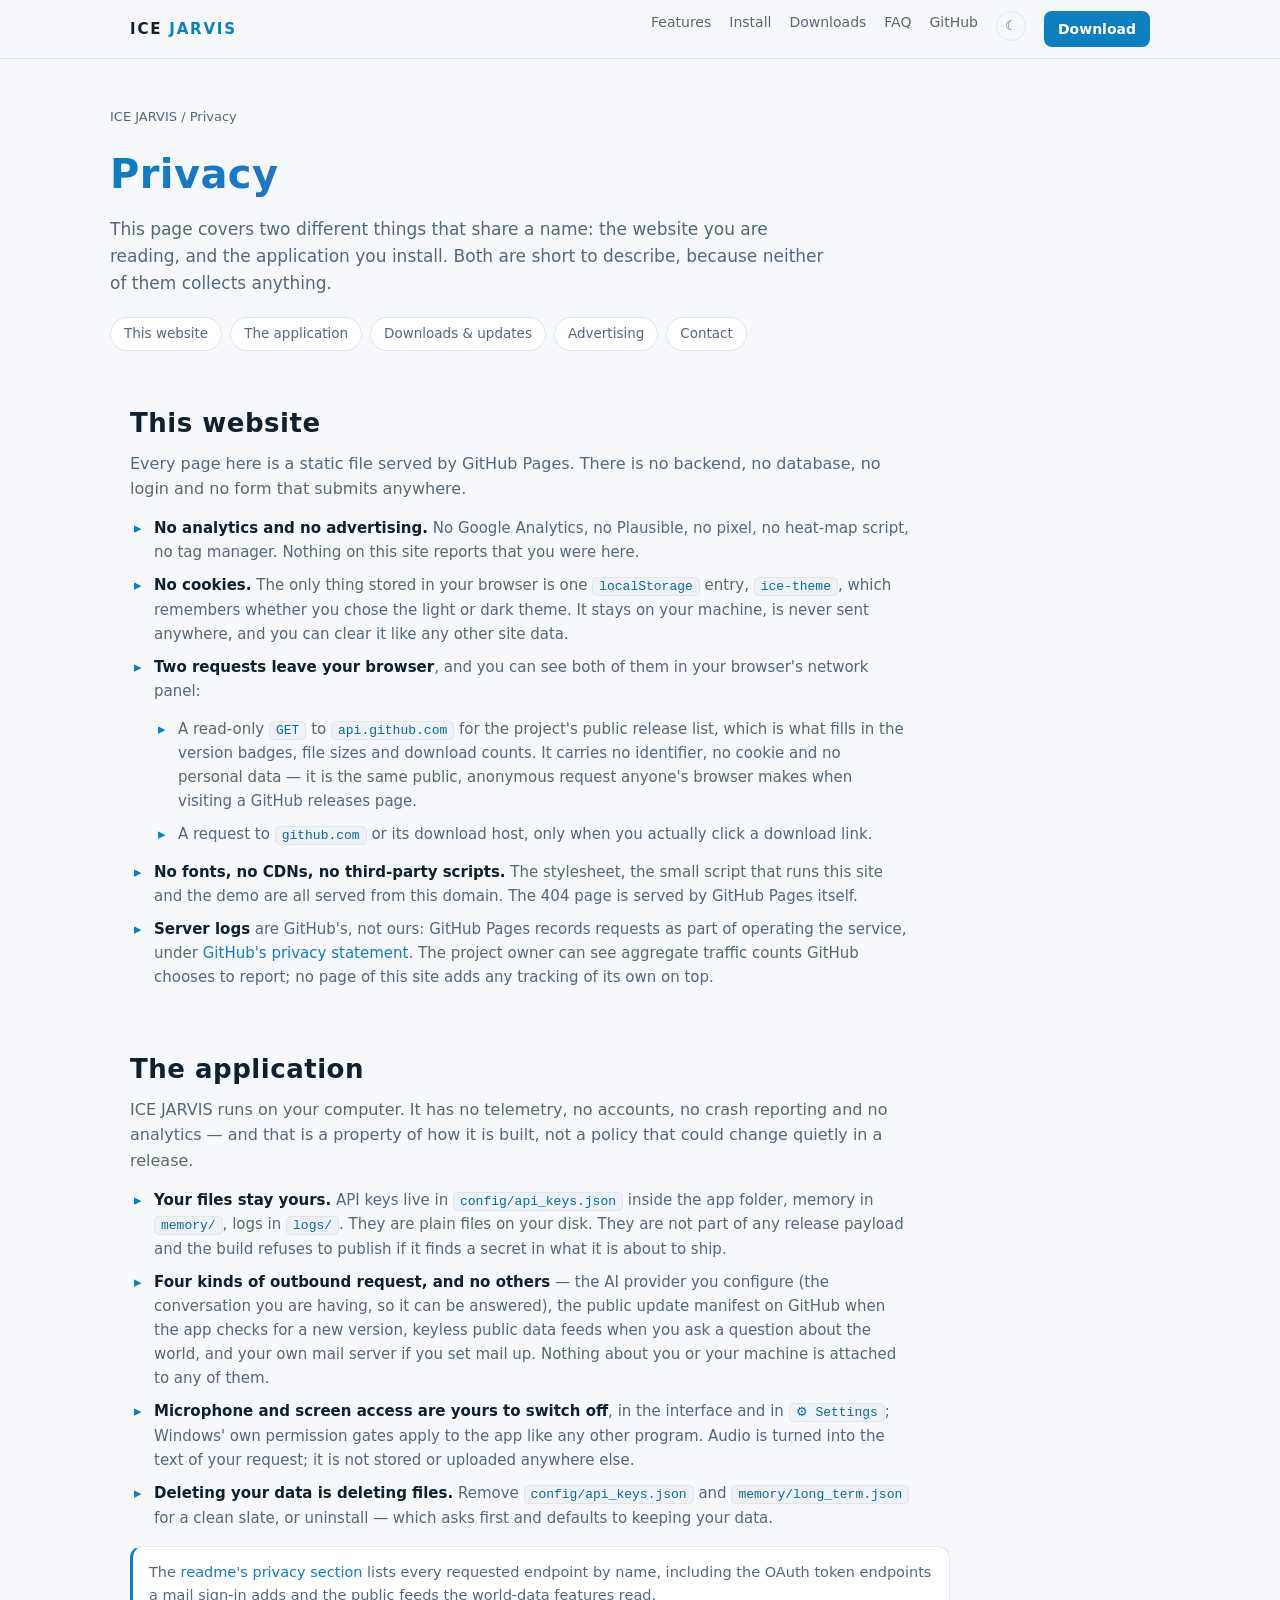
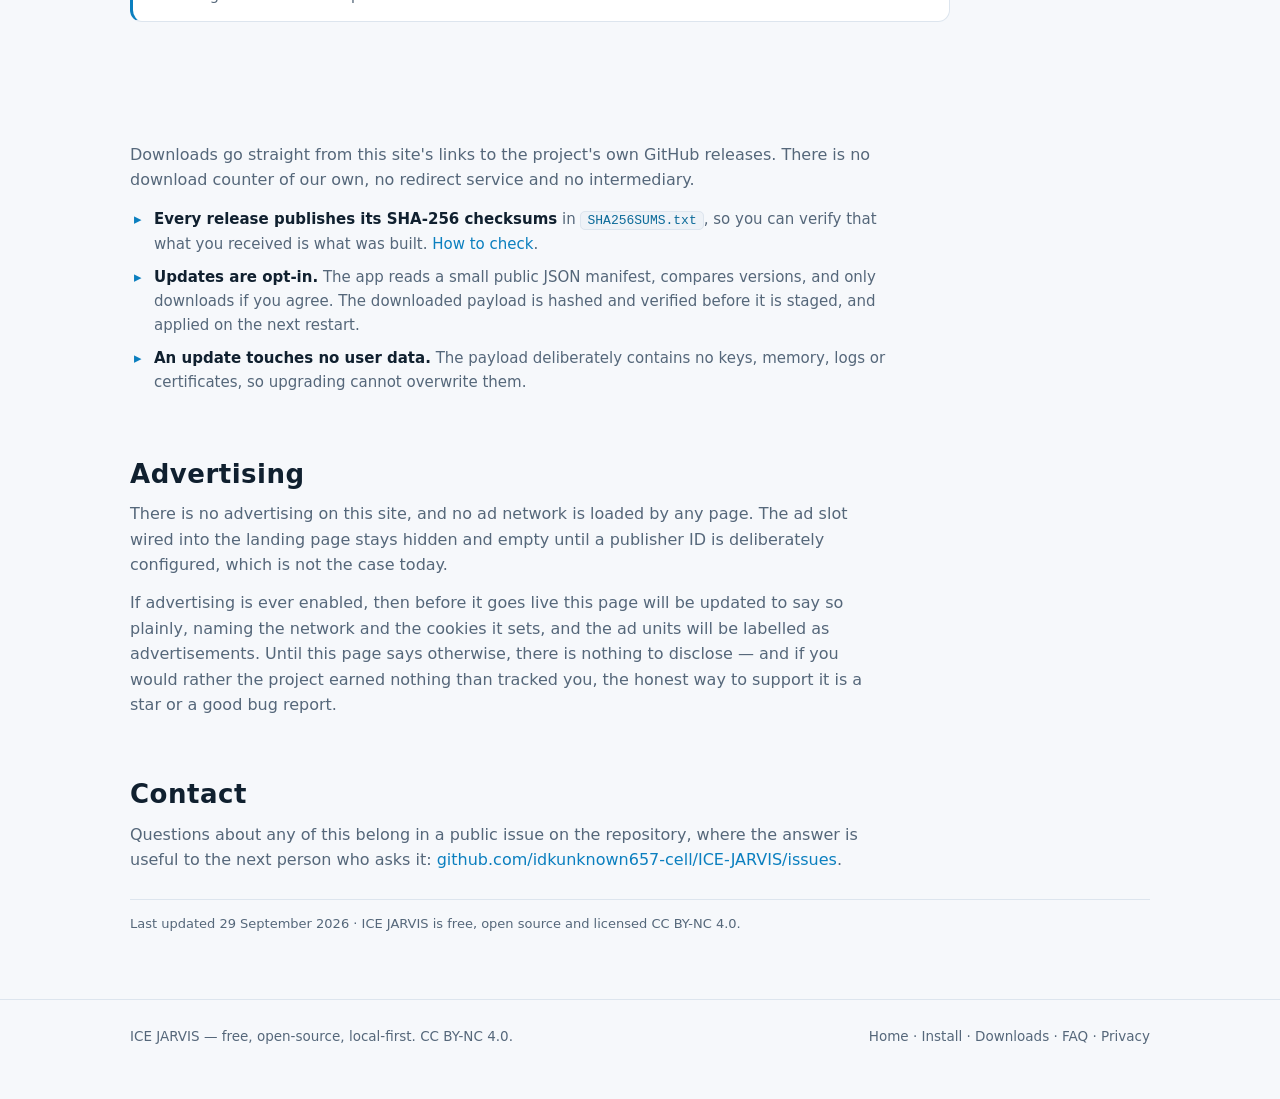
<file: docs/privacy.html>
<!DOCTYPE html>
<html lang="en">
<head>
<meta charset="utf-8">
<meta name="viewport" content="width=device-width, initial-scale=1">
<title>Privacy — ICE JARVIS</title>
<meta name="description" content="What the ICE JARVIS website and application actually do with your data: no analytics, no cookies beyond a theme preference, no telemetry in the app, and the complete list of network requests either one makes.">
<link rel="canonical" href="https://idkunknown657-cell.github.io/ICE-JARVIS/privacy.html">
<meta name="theme-color" content="#0b0f14">
<meta property="og:type" content="article">
<meta property="og:site_name" content="ICE JARVIS">
<meta property="og:title" content="Privacy — ICE JARVIS">
<meta property="og:description" content="No analytics on the site, no telemetry in the app, and the full list of what talks to the network.">
<meta property="og:url" content="https://idkunknown657-cell.github.io/ICE-JARVIS/privacy.html">
<meta property="og:image" content="https://idkunknown657-cell.github.io/ICE-JARVIS/og.png">
<meta name="twitter:card" content="summary_large_image">
<meta name="twitter:title" content="Privacy — ICE JARVIS">
<meta name="twitter:description" content="No analytics on the site, no telemetry in the app, and the full list of what talks to the network.">
<meta name="twitter:image" content="https://idkunknown657-cell.github.io/ICE-JARVIS/og.png">
<!-- Theme and motion flag, set before the first paint: a stored choice wins,
     otherwise the system preference, otherwise the dark default (the site's
     own look, and the app's). With scripting off none of this runs and every
     word of every page is still visible. -->
<script>try{var s=localStorage.getItem("ice-theme")||(window.matchMedia("(prefers-color-scheme: light)").matches?"light":"dark");document.documentElement.setAttribute("data-theme",s)}catch(e){}document.documentElement.classList.add("js");</script>
<link rel="icon" href="data:image/svg+xml,%3Csvg xmlns='http://www.w3.org/2000/svg' viewBox='0 0 32 32'%3E%3Ccircle cx='16' cy='16' r='13' fill='%230b0f14' stroke='%2338bdf8' stroke-width='2'/%3E%3Ccircle cx='16' cy='16' r='6' fill='%2338bdf8'/%3E%3C/svg%3E">
<link rel="stylesheet" href="style.css">
</head>
<body>

<a class="skip" href="#main">Skip to content</a>

<nav>
  <div class="wrap">
    <a class="brand" href="./">ICE <span>JARVIS</span></a>
    <div class="links">
      <a href="./#features">Features</a>
      <a href="install.html">Install</a>
      <a href="download.html">Downloads</a>
      <a href="faq.html">FAQ</a>
      <a href="https://github.com/idkunknown657-cell/ICE-JARVIS">GitHub</a>
      <a class="nav-cta" href="https://github.com/idkunknown657-cell/ICE-JARVIS/releases/latest/download/ICE-Setup.exe">Download</a>
    </div>
  </div>
</nav>

<header class="page wrap">
  <p class="crumbs"><a href="./">ICE JARVIS</a> / Privacy</p>
  <h1>Privacy</h1>
  <p class="lede">This page covers two different things that share a name: the website you are reading, and the application you install. Both are short to describe, because neither of them collects anything.</p>
  <div class="toc">
    <a href="#site">This website</a>
    <a href="#app">The application</a>
    <a href="#downloads">Downloads &amp; updates</a>
    <a href="#ads">Advertising</a>
    <a href="#contact">Contact</a>
  </div>
</header>

<main class="wrap" id="main">

  <section id="site">
    <h2>This website</h2>
    <p>Every page here is a static file served by GitHub Pages. There is no backend, no database, no login and no form that submits anywhere.</p>
    <ul class="bullets">
      <li><b>No analytics and no advertising.</b> No Google Analytics, no Plausible, no pixel, no heat-map script, no tag manager. Nothing on this site reports that you were here.</li>
      <li><b>No cookies.</b> The only thing stored in your browser is one <code>localStorage</code> entry, <code>ice-theme</code>, which remembers whether you chose the light or dark theme. It stays on your machine, is never sent anywhere, and you can clear it like any other site data.</li>
      <li><b>Two requests leave your browser</b>, and you can see both of them in your browser's network panel:
        <ul class="bullets">
          <li>A read-only <code>GET</code> to <code>api.github.com</code> for the project's public release list, which is what fills in the version badges, file sizes and download counts. It carries no identifier, no cookie and no personal data — it is the same public, anonymous request anyone's browser makes when visiting a GitHub releases page.</li>
          <li>A request to <code>github.com</code> or its download host, only when you actually click a download link.</li>
        </ul>
      </li>
      <li><b>No fonts, no CDNs, no third-party scripts.</b> The stylesheet, the small script that runs this site and the demo are all served from this domain. The 404 page is served by GitHub Pages itself.</li>
      <li><b>Server logs</b> are GitHub's, not ours: GitHub Pages records requests as part of operating the service, under <a href="https://docs.github.com/en/site-policy/privacy-policies/github-general-privacy-statement">GitHub's privacy statement</a>. The project owner can see aggregate traffic counts GitHub chooses to report; no page of this site adds any tracking of its own on top.</li>
    </ul>
  </section>

  <section id="app">
    <h2>The application</h2>
    <p>ICE JARVIS runs on your computer. It has no telemetry, no accounts, no crash reporting and no analytics — and that is a property of how it is built, not a policy that could change quietly in a release.</p>
    <ul class="bullets">
      <li><b>Your files stay yours.</b> API keys live in <code>config/api_keys.json</code> inside the app folder, memory in <code>memory/</code>, logs in <code>logs/</code>. They are plain files on your disk. They are not part of any release payload and the build refuses to publish if it finds a secret in what it is about to ship.</li>
      <li><b>Four kinds of outbound request, and no others</b> — the AI provider you configure (the conversation you are having, so it can be answered), the public update manifest on GitHub when the app checks for a new version, keyless public data feeds when you ask a question about the world, and your own mail server if you set mail up. Nothing about you or your machine is attached to any of them.</li>
      <li><b>Microphone and screen access are yours to switch off</b>, in the interface and in <code>⚙ Settings</code>; Windows' own permission gates apply to the app like any other program. Audio is turned into the text of your request; it is not stored or uploaded anywhere else.</li>
      <li><b>Deleting your data is deleting files.</b> Remove <code>config/api_keys.json</code> and <code>memory/long_term.json</code> for a clean slate, or uninstall — which asks first and defaults to keeping your data.</li>
    </ul>
    <div class="note">The <a href="https://github.com/idkunknown657-cell/ICE-JARVIS#-privacy">readme's privacy section</a> lists every requested endpoint by name, including the OAuth token endpoints a mail sign-in adds and the public feeds the world-data features read.</div>
  </section>

  <section id="downloads">
    <h2>Downloads and updates</h2>
    <p>Downloads go straight from this site's links to the project's own GitHub releases. There is no download counter of our own, no redirect service and no intermediary.</p>
    <ul class="bullets">
      <li><b>Every release publishes its SHA-256 checksums</b> in <code>SHA256SUMS.txt</code>, so you can verify that what you received is what was built. <a href="download.html#verify">How to check</a>.</li>
      <li><b>Updates are opt-in.</b> The app reads a small public JSON manifest, compares versions, and only downloads if you agree. The downloaded payload is hashed and verified before it is staged, and applied on the next restart.</li>
      <li><b>An update touches no user data.</b> The payload deliberately contains no keys, memory, logs or certificates, so upgrading cannot overwrite them.</li>
    </ul>
  </section>

  <section id="ads">
    <h2>Advertising</h2>
    <p>There is no advertising on this site, and no ad network is loaded by any page. The ad slot wired into the landing page stays hidden and empty until a publisher ID is deliberately configured, which is not the case today.</p>
    <p>If advertising is ever enabled, then before it goes live this page will be updated to say so plainly, naming the network and the cookies it sets, and the ad units will be labelled as advertisements. Until this page says otherwise, there is nothing to disclose — and if you would rather the project earned nothing than tracked you, the honest way to support it is a star or a good bug report.</p>
  </section>

  <section id="contact">
    <h2>Contact</h2>
    <p>Questions about any of this belong in a public issue on the repository, where the answer is useful to the next person who asks it: <a href="https://github.com/idkunknown657-cell/ICE-JARVIS/issues">github.com/idkunknown657-cell/ICE-JARVIS/issues</a>.</p>
    <div class="last">Last updated 29 September 2026 · ICE JARVIS is free, open source and licensed CC BY-NC 4.0.</div>
  </section>

</main>

<footer>
  <div class="wrap">
    <span>ICE JARVIS — free, open-source, local-first. CC BY-NC 4.0.</span>
    <span class="right"><a href="./">Home</a> · <a href="install.html">Install</a> · <a href="download.html">Downloads</a> · <a href="faq.html">FAQ</a> · <a href="privacy.html">Privacy</a></span>
  </div>
</footer>

<script src="site.js" defer></script>
</body>
</html>
</file>
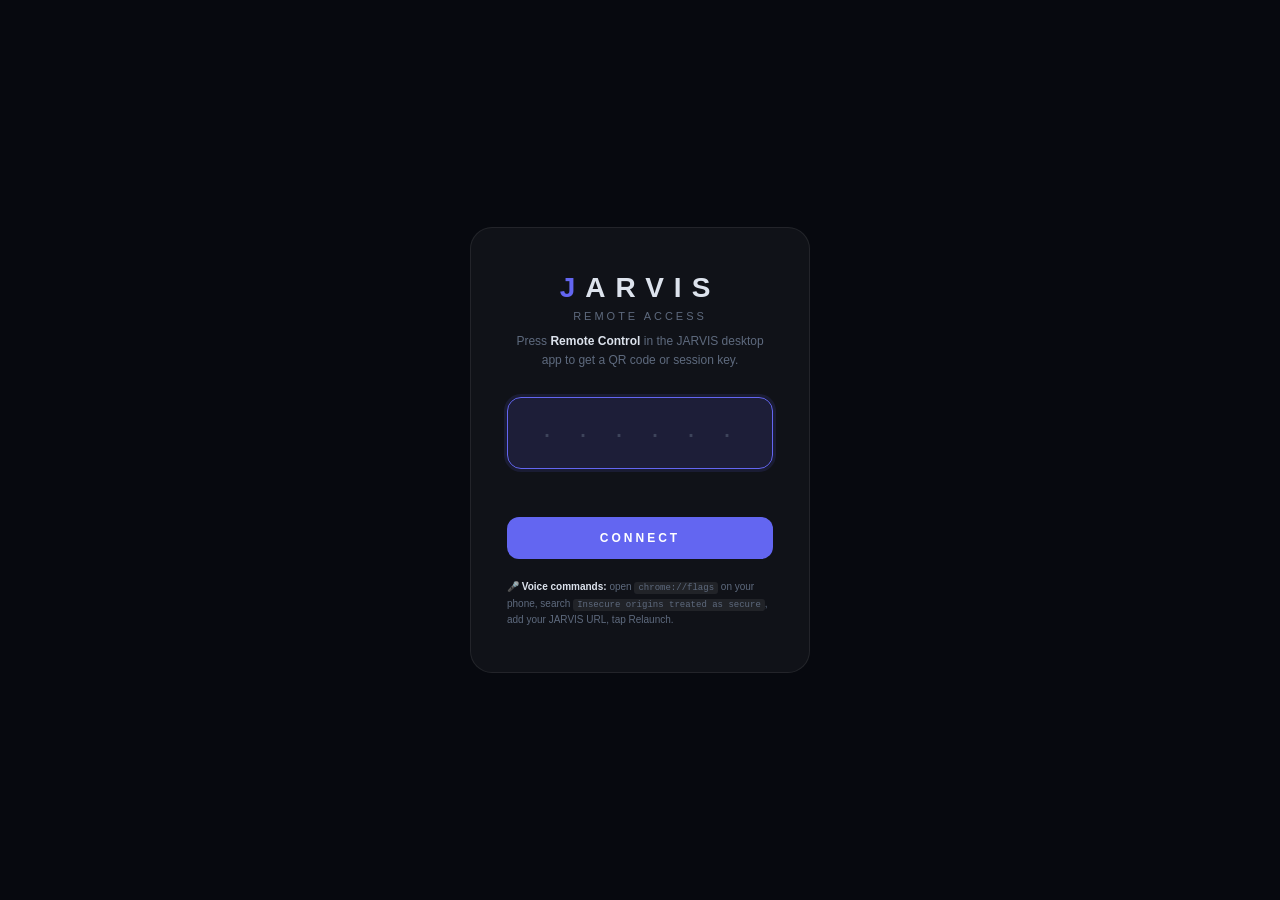
<file: dashboard/static/login.html>
<!DOCTYPE html>
<html lang="en">
<head>
  <meta charset="UTF-8">
  <meta name="viewport" content="width=device-width, initial-scale=1.0, user-scalable=no">
  <title>JARVIS</title>
  <style>
    *, *::before, *::after { box-sizing: border-box; margin: 0; padding: 0; }
    :root {
      --bg:     #07090f;
      --card:   rgba(255,255,255,0.04);
      --border: rgba(255,255,255,0.08);
      --accent: #6366f1;
      --adim:   rgba(99,102,241,0.15);
      --text:   #dde3ed;
      --muted:  #5e6a7e;
    }
    html, body {
      height: 100%;
      background: var(--bg);
      color: var(--text);
      font-family: -apple-system, BlinkMacSystemFont, 'Segoe UI', sans-serif;
      display: flex;
      align-items: center;
      justify-content: center;
    }
    .card {
      width: 340px;
      padding: 44px 36px;
      background: var(--card);
      border: 1px solid var(--border);
      border-radius: 22px;
      text-align: center;
    }
    .logo {
      font-size: 28px;
      font-weight: 700;
      letter-spacing: 10px;
      margin-bottom: 6px;
    }
    .logo em { color: var(--accent); font-style: normal; }
    .sub {
      font-size: 11px;
      color: var(--muted);
      letter-spacing: 3px;
      text-transform: uppercase;
      margin-bottom: 10px;
    }
    .hint {
      font-size: 12px;
      color: var(--muted);
      line-height: 1.55;
      margin-bottom: 28px;
    }
    .key-wrap {
      position: relative;
      margin-bottom: 16px;
    }
    .key-input {
      width: 100%;
      padding: 18px 14px;
      background: rgba(255,255,255,0.05);
      border: 1.5px solid var(--border);
      border-radius: 14px;
      color: var(--text);
      font-size: 30px;
      font-weight: 700;
      font-family: 'Courier New', monospace;
      text-align: center;
      letter-spacing: 10px;
      text-transform: uppercase;
      outline: none;
      transition: border-color 0.15s, background 0.15s, box-shadow 0.15s;
      caret-color: var(--accent);
    }
    .key-input::placeholder {
      color: rgba(94,106,126,0.5);
      letter-spacing: 6px;
      font-size: 20px;
    }
    .key-input:focus {
      border-color: var(--accent);
      background: var(--adim);
      box-shadow: 0 0 0 3px rgba(99,102,241,0.12);
    }
    .err {
      font-size: 12px;
      color: #f87171;
      min-height: 18px;
      margin-bottom: 14px;
    }
    .btn {
      width: 100%;
      padding: 14px;
      background: var(--accent);
      color: #fff;
      font-size: 12px;
      font-weight: 700;
      letter-spacing: 3px;
      border: none;
      border-radius: 12px;
      cursor: pointer;
      transition: opacity 0.15s, transform 0.1s;
    }
    .btn:hover  { opacity: 0.88; }
    .btn:active { transform: scale(0.98); }
    @keyframes shake {
      0%,100% { transform: translateX(0); }
      20%,60% { transform: translateX(-7px); }
      40%,80% { transform: translateX(7px); }
    }
    .shake { animation: shake 0.35s ease; }
    .voice-note {
      font-size: 10px;
      color: var(--muted);
      margin-top: 20px;
      line-height: 1.6;
      text-align: left;
    }
    .voice-note code {
      background: rgba(255,255,255,0.07);
      padding: 1px 4px;
      border-radius: 3px;
      font-family: 'Courier New', monospace;
      font-size: 9px;
    }
    #reconnecting {
      display: none;
      color: var(--muted);
      font-size: 12px;
      margin-bottom: 16px;
    }
  </style>
</head>
<body>
  <div class="card" id="card">
    <div class="logo"><em>J</em>ARVIS</div>
    <div class="sub">Remote Access</div>
    <p id="reconnecting">Reconnecting…</p>
    <p class="hint">Press <strong style="color:var(--text)">Remote Control</strong> in the JARVIS desktop app to get a QR code or session key.</p>
    <div class="key-wrap">
      <input class="key-input" id="key" type="text" maxlength="6"
             autocomplete="off" autocorrect="off" spellcheck="false"
             placeholder="· · · · · ·">
    </div>
    <div class="err" id="err"></div>
    <button class="btn" onclick="doLogin()">CONNECT</button>
    <p class="voice-note">
      🎤 <strong style="color:var(--text)">Voice commands:</strong> open
      <code>chrome://flags</code> on your phone, search
      <code>Insecure origins treated as secure</code>, add your JARVIS URL, tap Relaunch.
    </p>
  </div>

  <script>
    // Try auto-reconnect with stored device token (set on first QR login)
    (async function() {
      const devTok = localStorage.getItem('jarvis_device_token');
      if (!devTok) return;
      document.getElementById('reconnecting').style.display = 'block';
      try {
        const r = await fetch('/api/device-login', {
          method: 'POST',
          headers: { 'Content-Type': 'application/json' },
          body: JSON.stringify({ device_token: devTok }),
        });
        const d = await r.json();
        if (d.ok && d.token) {
          sessionStorage.setItem('jarvis_key', d.key);
          sessionStorage.setItem('jarvis_token', d.token);
          location.replace('/');
          return;
        }
      } catch (_) {}
      // Device token rejected (server restarted) — clear it and show normal form
      localStorage.removeItem('jarvis_device_token');
      document.getElementById('reconnecting').style.display = 'none';
    })();

    const inp = document.getElementById('key');
    inp.focus();

    inp.addEventListener('input', () => {
      inp.value = inp.value.toUpperCase().replace(/[^A-Z2-9]/g, '');
      if (inp.value.length === 6) doLogin();
    });
    inp.addEventListener('keydown', e => { if (e.key === 'Enter') doLogin(); });

    async function doLogin() {
      const key = inp.value.trim();
      if (key.length < 6) { shake(); return; }
      let data;
      try {
        const r = await fetch('/login', {
          method: 'POST',
          headers: { 'Content-Type': 'application/json' },
          body: JSON.stringify({ pin: key })
        });
        data = await r.json();
      } catch (e) {
        document.getElementById('err').textContent = 'Connection error';
        shake(); return;
      }
      if (data.ok && data.token) {
        sessionStorage.setItem('jarvis_key', key);
        sessionStorage.setItem('jarvis_token', data.token);
        location.href = '/';
      } else {
        inp.value = '';
        inp.focus();
        document.getElementById('err').textContent = 'Invalid or expired key';
        shake();
      }
    }

    function shake() {
      const c = document.getElementById('card');
      c.classList.remove('shake');
      void c.offsetWidth;
      c.classList.add('shake');
    }
  </script>
</body>
</html>
</file>
<file: docs/style.css>
/* ICE JARVIS — landing page (served from /docs via GitHub Pages) */
:root {
  --bg: #0b0f14;
  --bg2: #0f151d;
  --card: #131a24;
  --line: #1f2937;
  --text: #e5edf5;
  --muted: #94a3b8;
  --accent: #38bdf8;
  --accent2: #8b6df5;
  --good: #31d9ae;

  /* Surfaces and ink that are not simply "the opposite of --bg". Kept as
     variables so the light theme is a palette swap and not a rewrite. */
  --code-bg: #0a0f16;
  --code-fg: #7dd3fc;
  --code-text: #c9d8e8;
  --dim: #5b6b7d;
  --on-accent: #06121c;
  --grad-a: #7dd3fc;
  --grad-b: #a78bfa;
  --glow-a: rgba(139, 109, 245, .14);
  --glow-b: rgba(56, 189, 248, .12);
  --nav-bg: rgba(11, 15, 20, .82);
  --hover: rgba(56, 189, 248, .04);
  --shadow: 0 20px 60px rgba(0, 0, 0, .5);
  --reveal-y: 18px;
}

/* Light theme, applied only when a human asks for it (see the toggle in
   site.js) — or when the operating system prefers light and they never
   touched the switch. Dark stays the default so the site still looks like
   the app without JavaScript. */
:root[data-theme="light"] {
  --bg: #f6f8fb;
  --bg2: #ffffff;
  --card: #ffffff;
  --line: #dde5ee;
  --text: #10202f;
  --muted: #55677a;
  --accent: #0b7fbf;
  --accent2: #6d4ee0;
  --good: #0d9c78;

  --code-bg: #eef2f7;
  --code-fg: #0b6a99;
  --code-text: #24384c;
  --dim: #7c8b9c;
  --on-accent: #ffffff;
  --grad-a: #0b7fbf;
  --grad-b: #6d4ee0;
  --glow-a: rgba(109, 78, 224, .10);
  --glow-b: rgba(11, 127, 191, .08);
  --nav-bg: rgba(246, 248, 251, .85);
  --hover: rgba(11, 127, 191, .05);
  --shadow: 0 18px 44px rgba(16, 32, 47, .13);
}

* { box-sizing: border-box; margin: 0; padding: 0; }

html { scroll-behavior: smooth; }

body {
  background:
    radial-gradient(900px 500px at 80% -10%, var(--glow-a), transparent 60%),
    radial-gradient(900px 500px at 15% -10%, var(--glow-b), transparent 60%),
    var(--bg);
  color: var(--text);
  font-family: "Segoe UI", system-ui, -apple-system, Roboto, sans-serif;
  line-height: 1.6;
}

a { color: var(--accent); text-decoration: none; }
a:hover { text-decoration: underline; }

.wrap { max-width: 1060px; margin: 0 auto; padding: 0 20px; }

/* ── nav ─────────────────────────────────────────────────────────── */
nav {
  position: sticky; top: 0; z-index: 10;
  background: var(--nav-bg);
  backdrop-filter: blur(8px);
  border-bottom: 1px solid var(--line);
}
nav .wrap { display: flex; align-items: center; gap: 18px; height: 58px; }
.brand { font-weight: 700; letter-spacing: .12em; color: var(--text); font-size: 15px; }
.brand span { color: var(--accent); }
nav .links { margin-left: auto; display: flex; gap: 18px; font-size: 14px; }
nav .links a { color: var(--muted); }
nav .links a:hover { color: var(--text); text-decoration: none; }
.nav-cta {
  background: var(--accent); color: var(--on-accent) !important;
  padding: 7px 14px; border-radius: 8px; font-weight: 600;
}
.nav-cta:hover { text-decoration: none; filter: brightness(1.1); }

/* ── hero ────────────────────────────────────────────────────────── */
.hero { padding: 56px 0 30px; text-align: center; }
.hero h1 {
  font-size: clamp(34px, 6vw, 58px);
  letter-spacing: .04em;
  background: linear-gradient(92deg, var(--grad-a), var(--grad-b) 70%);
  -webkit-background-clip: text; background-clip: text; color: transparent;
}
.hero .tag { font-size: clamp(16px, 2.4vw, 21px); color: var(--muted); margin: 10px auto 26px; max-width: 640px; }
.cta-row { display: flex; gap: 14px; justify-content: center; flex-wrap: wrap; }
.btn {
  display: inline-block; padding: 13px 26px; border-radius: 12px;
  font-weight: 700; font-size: 16px;
}
.btn:hover { text-decoration: none; }
.btn-main { background: var(--accent); color: var(--on-accent) !important; box-shadow: 0 6px 28px rgba(56, 189, 248, .35); }
.btn-main:hover { filter: brightness(1.08); }
.btn-ghost { border: 1px solid var(--line); color: var(--text) !important; background: var(--card); }
.btn-ghost:hover { border-color: var(--accent); }
.hero .ver { margin-top: 12px; font-size: 13px; color: var(--muted); }
.hero .ver b { color: var(--good); font-weight: 600; }

/* ── demo frame ──────────────────────────────────────────────────── */
.demo { margin: 34px 0 8px; }
.demo-frame {
  border: 1px solid var(--line);
  border-radius: 16px;
  overflow: hidden;
  background: var(--bg2);
  box-shadow: var(--shadow), 0 0 0 1px rgba(56, 189, 248, .06);
}
.demo-frame iframe { display: block; width: 100%; height: 520px; border: 0; }
.demo-note { text-align: center; color: var(--muted); font-size: 13px; margin-top: 10px; }
.demo-note .dot { color: var(--good); }

/* ── stats strip ─────────────────────────────────────────────────── */
.stats { display: flex; justify-content: center; gap: 34px; flex-wrap: wrap; padding: 26px 0 8px; }
.stats div { text-align: center; }
.stats b { display: block; font-size: 22px; color: var(--accent); }
.stats span { font-size: 12.5px; color: var(--muted); text-transform: uppercase; letter-spacing: .08em; }

/* ── sections ────────────────────────────────────────────────────── */
section { padding: 46px 0 10px; }
h2 { font-size: 26px; margin-bottom: 6px; letter-spacing: .02em; }
.sub { color: var(--muted); margin-bottom: 26px; max-width: 720px; }

.grid { display: grid; grid-template-columns: repeat(auto-fit, minmax(280px, 1fr)); gap: 14px; }
.card {
  background: var(--card); border: 1px solid var(--line);
  border-radius: 14px; padding: 18px 18px 16px;
}
.card h3 { font-size: 16px; margin-bottom: 6px; }
.card h3 .ico { margin-right: 8px; }
.card p { color: var(--muted); font-size: 14.5px; }

/* ── steps ───────────────────────────────────────────────────────── */
.steps { display: grid; grid-template-columns: repeat(auto-fit, minmax(260px, 1fr)); gap: 14px; counter-reset: step; }
.step {
  background: var(--card); border: 1px solid var(--line); border-radius: 14px;
  padding: 18px; position: relative; counter-increment: step;
}
.step::before {
  content: counter(step);
  position: absolute; top: -14px; left: 16px;
  width: 30px; height: 30px; border-radius: 50%;
  background: var(--accent); color: var(--on-accent);
  font-weight: 800; display: grid; place-items: center; font-size: 15px;
}
.step h3 { font-size: 15.5px; margin: 8px 0 4px; }
.step p { color: var(--muted); font-size: 14px; }
.step code {
  background: var(--code-bg); border: 1px solid var(--line); border-radius: 5px;
  padding: 1px 6px; font-size: 13px; color: var(--code-fg);
}

/* ── privacy band ────────────────────────────────────────────────── */
.privacy {
  border: 1px solid rgba(49, 217, 174, .35);
  background: linear-gradient(180deg, rgba(49, 217, 174, .07), rgba(49, 217, 174, .02));
  border-radius: 16px; padding: 24px; margin-top: 6px;
}
.privacy h2 { color: var(--good); }
.privacy ul { list-style: none; display: grid; gap: 9px; margin-top: 14px; }
.privacy li { color: var(--muted); font-size: 15px; padding-left: 26px; position: relative; }
.privacy li::before { content: "✔"; position: absolute; left: 0; color: var(--good); }
.privacy li b { color: var(--text); font-weight: 600; }

/* ── source block ────────────────────────────────────────────────── */
pre {
  background: var(--code-bg); border: 1px solid var(--line); border-radius: 12px;
  padding: 16px 18px; overflow-x: auto; font-size: 13.5px; line-height: 1.55;
  color: var(--code-text);
}
pre .c { color: var(--dim); }

/* ── footer ──────────────────────────────────────────────────────── */
footer { border-top: 1px solid var(--line); margin-top: 54px; padding: 26px 0 34px; }
footer .wrap { display: flex; gap: 18px; flex-wrap: wrap; color: var(--muted); font-size: 13.5px; }
footer .right { margin-left: auto; }
footer a { color: var(--muted); }
footer a:hover { color: var(--text); text-decoration: none; }

@media (max-width: 720px) {
  nav .wrap { gap: 10px; padding: 0 14px; }
  /* the repo link is in the footer of every page — better than a clipped
     download button on a phone */
  nav .links a[href*="github.com"]:not(.nav-cta) { display: none; }
  nav .links { gap: 12px; font-size: 13px; white-space: nowrap; }
  .brand { font-size: 13.5px; letter-spacing: .08em; }
  .nav-cta { padding: 6px 11px; }
  .demo-frame iframe { height: 430px; }
}

@media (max-width: 480px) {
  /* last resort: the section shortcut is the one link reachable by scrolling
     the page itself, so it goes before the pages people have not seen yet */
  nav .links a[href^="#"], nav .links a[href^="./#"] { display: none; }
  nav .links { gap: 14px; }
  .stats { gap: 20px; }
  .lost { padding: 60px 0 30px; }
}

/* ══ inner pages (install / downloads / FAQ / 404) ═══════════════════ */
a.brand { text-decoration: none !important; }
a.brand:hover { filter: brightness(1.15); }

.skip {
  position: absolute; left: -9999px; top: 0;
  background: var(--accent); color: var(--on-accent); padding: 10px 16px;
  border-radius: 0 0 10px 0; font-weight: 600; z-index: 20;
}
.skip:focus { left: 0; }

:focus-visible { outline: 2px solid var(--accent); outline-offset: 2px; border-radius: 4px; }

.page { padding: 48px 0 6px; }
.page h1 {
  font-size: clamp(28px, 4.4vw, 40px); letter-spacing: .01em;
  background: linear-gradient(92deg, var(--grad-a), var(--grad-b) 75%);
  -webkit-background-clip: text; background-clip: text; color: transparent;
}
.page .lede { color: var(--muted); font-size: 17px; max-width: 720px; margin-top: 10px; }
.crumbs { font-size: 13px; color: var(--muted); margin-bottom: 14px; }
.crumbs a { color: var(--muted); }

.toc { display: flex; flex-wrap: wrap; gap: 8px; margin-top: 20px; }
.toc a {
  font-size: 13.5px; color: var(--muted); border: 1px solid var(--line);
  background: var(--card); border-radius: 999px; padding: 5px 13px;
}
.toc a:hover { color: var(--text); border-color: var(--accent); text-decoration: none; }

h3.sec { font-size: 19px; margin: 34px 0 6px; }
h4.subsec { font-size: 15.5px; margin: 22px 0 4px; }
section p { color: var(--muted); max-width: 760px; }
section p + p { margin-top: 12px; }

ul.bullets { list-style: none; display: grid; gap: 9px; margin: 14px 0 4px; }
ul.bullets li { color: var(--muted); font-size: 15px; padding-left: 24px; position: relative; max-width: 780px; }
ul.bullets li::before { content: "▸"; position: absolute; left: 4px; color: var(--accent); }
ul.bullets li b { color: var(--text); }

/* callouts */
.note, .warn, .ok {
  border-radius: 12px; padding: 14px 16px; margin: 16px 0; font-size: 14.5px;
  color: var(--muted); max-width: 820px; border: 1px solid var(--line); background: var(--card);
}
.note b, .warn b, .ok b { color: var(--text); }
.note { border-left: 3px solid var(--accent); }
.warn { border-left: 3px solid #f5b544; }
.ok   { border-left: 3px solid var(--good); }

/* inline code + copyable lines */
code {
  background: var(--code-bg); border: 1px solid var(--line); border-radius: 5px;
  padding: 1px 6px; font-size: 13px; color: var(--code-fg);
  font-family: "Cascadia Mono", Consolas, "SF Mono", Menlo, monospace;
}
pre code { background: none; border: 0; padding: 0; color: inherit; }

.copybox { position: relative; max-width: 820px; }
.copybox pre { padding-right: 92px; }
.copy {
  position: absolute; top: 10px; right: 10px;
  background: var(--card); color: var(--muted); border: 1px solid var(--line);
  border-radius: 8px; padding: 4px 11px; font-size: 12.5px; cursor: pointer;
  font-family: inherit;
}
.copy:hover { color: var(--text); border-color: var(--accent); }
.copy[data-done] { color: var(--good); border-color: var(--good); }

/* tables */
.tbl-wrap { overflow-x: auto; margin: 16px 0; }
table.tbl { border-collapse: collapse; width: 100%; font-size: 14px; min-width: 520px; }
table.tbl th, table.tbl td { text-align: left; padding: 10px 14px; border-bottom: 1px solid var(--line); }
table.tbl th { color: var(--muted); font-weight: 600; font-size: 12.5px; text-transform: uppercase; letter-spacing: .07em; }
table.tbl td { color: var(--muted); }
table.tbl td b, table.tbl td strong { color: var(--text); }
table.tbl tr:hover td { background: var(--hover); }
table.tbl .num { font-variant-numeric: tabular-nums; white-space: nowrap; }

/* FAQ accordion */
details.qa {
  background: var(--card); border: 1px solid var(--line); border-radius: 12px;
  padding: 0 16px; margin-bottom: 10px;
}
details.qa[open] { border-color: rgba(56, 189, 248, .4); }
details.qa summary {
  cursor: pointer; padding: 14px 0; font-weight: 600; font-size: 15.5px;
  color: var(--text); list-style: none; display: flex; gap: 10px; align-items: baseline;
}
details.qa summary::-webkit-details-marker { display: none; }
details.qa summary::before { content: "+"; color: var(--accent); font-weight: 700; }
details.qa[open] summary::before { content: "–"; }
details.qa .body { padding: 0 0 16px 22px; }
details.qa .body p, details.qa .body li { color: var(--muted); font-size: 14.5px; }
details.qa .body p + p { margin-top: 10px; }
details.qa .body a { color: var(--accent); }

/* download page assets */
.asset {
  display: flex; gap: 14px; align-items: baseline; flex-wrap: wrap;
  border: 1px solid var(--line); background: var(--card); border-radius: 12px;
  padding: 13px 16px; margin-bottom: 10px;
}
.asset .name { font-weight: 600; color: var(--text); font-size: 14.5px; }
.asset .meta { color: var(--muted); font-size: 13px; margin-left: auto; }
.asset.hero-asset { border-color: rgba(56, 189, 248, .45); background: linear-gradient(180deg, rgba(56, 189, 248, .08), rgba(56, 189, 248, .02)); }
.asset a { font-size: 14.5px; }
.rel-head { display: flex; align-items: baseline; gap: 12px; flex-wrap: wrap; margin: 26px 0 10px; }
.rel-head h3 { font-size: 18px; }
.pill {
  font-size: 12px; border: 1px solid var(--line); border-radius: 999px;
  padding: 2px 10px; color: var(--muted); background: var(--card);
}
.pill.live { color: var(--good); border-color: rgba(49, 217, 174, .5); }

/* generic two-column grid for docs blocks */
.grid.two { grid-template-columns: repeat(auto-fit, minmax(320px, 1fr)); }
.card h4 { font-size: 15px; margin-bottom: 6px; }
.card ul { list-style: none; display: grid; gap: 7px; margin-top: 8px; }
.card ul li { color: var(--muted); font-size: 14px; padding-left: 20px; position: relative; }
.card ul li::before { content: "✓"; position: absolute; left: 0; color: var(--good); }

/* 404 */
.lost { text-align: center; padding: 90px 0 40px; }
.lost .code { font-size: clamp(70px, 16vw, 140px); font-weight: 800; letter-spacing: .06em;
  background: linear-gradient(92deg, var(--grad-a), var(--grad-b) 75%);
  -webkit-background-clip: text; background-clip: text; color: transparent; line-height: 1; }
.lost p { margin: 16px auto 26px; }

.smallnote { font-size: 12.5px; color: var(--muted); }
.last { border-top: 1px solid var(--line); margin-top: 26px; padding-top: 14px; font-size: 13px; color: var(--muted); }

/* ══ motion layer ════════════════════════════════════════════════════
   Everything here is opt-in from JavaScript: the `js` class is set by an
   inline bootstrap in each page's <head>, so with scripting off every word is
   still on screen and none of this hides anything. `prefers-reduced-motion`
   turns the whole layer off at the media-query level rather than trusting
   each animation to check. */

/* the reading-progress hairline at the very top of the page */
#progress {
  position: fixed; top: 0; left: 0; height: 2px; width: 0;
  background: linear-gradient(90deg, var(--grad-a), var(--grad-b));
  z-index: 30; pointer-events: none;
  transition: width .08s linear;
}

html.js .reveal {
  opacity: 0;
  transform: translateY(var(--reveal-y));
  transition: opacity .5s ease, transform .55s cubic-bezier(.22, .68, .28, 1);
  will-change: opacity, transform;
}
html.js .reveal.is-in { opacity: 1; transform: none; }

/* nav gets a little shorter and a little more solid once you move */
nav { transition: height .2s ease, background .2s ease; }
nav.compact .wrap { height: 48px; }
nav.compact { background: var(--bg); box-shadow: 0 6px 18px rgba(0, 0, 0, .18); }

/* buttons and cards respond to the pointer instead of sitting still */
.btn { transition: transform .16s ease, filter .16s ease, box-shadow .16s ease; }
.btn:hover { transform: translateY(-2px); }
.btn:active { transform: translateY(0) scale(.99); }
.card, .asset, details.qa, .step {
  transition: transform .18s ease, border-color .18s ease, box-shadow .18s ease;
}
.card:hover, .asset:hover, .step:hover {
  transform: translateY(-3px); border-color: rgba(56, 189, 248, .38);
  box-shadow: 0 12px 30px rgba(0, 0, 0, .18);
}
/* a soft highlight that follows the cursor across a card, driven by --mx/--my */
.card.glow { position: relative; overflow: hidden; }
.card.glow::after {
  content: ""; position: absolute; inset: 0; opacity: 0; pointer-events: none;
  background: radial-gradient(220px circle at var(--mx, 50%) var(--my, 50%),
              rgba(56, 189, 248, .13), transparent 65%);
  transition: opacity .25s ease;
}
.card.glow:hover::after { opacity: 1; }

/* stat numbers ticking up */
.stats b { transition: color .3s ease; }
.stats.counting b { color: var(--accent2); }

/* back to the top, once there is something to go back from */
#to-top {
  position: fixed; right: 18px; bottom: 18px; z-index: 20;
  width: 42px; height: 42px; border-radius: 50%; cursor: pointer;
  background: var(--card); color: var(--muted);
  border: 1px solid var(--line); font-size: 17px; line-height: 1;
  opacity: 0; transform: translateY(10px); pointer-events: none;
  transition: opacity .25s ease, transform .25s ease, color .16s ease, border-color .16s ease;
}
#to-top.show { opacity: 1; transform: none; pointer-events: auto; }
#to-top:hover { color: var(--text); border-color: var(--accent); }

/* the theme switch injected into the navbar */
.theme-btn {
  background: none; border: 1px solid var(--line); color: var(--muted);
  border-radius: 999px; width: 30px; height: 30px; cursor: pointer;
  font-size: 13px; line-height: 1; padding: 0; flex: none;
}
.theme-btn:hover { color: var(--text); border-color: var(--accent); }

/* demo viewport switcher — the same iframe, three sizes */
.demo-tools { display: flex; gap: 8px; justify-content: center; align-items: center; margin: 0 0 10px; flex-wrap: wrap; }
.demo-tools button, .demo-tools a {
  background: var(--card); color: var(--muted); border: 1px solid var(--line);
  border-radius: 999px; padding: 5px 13px; font-size: 12.5px; cursor: pointer;
  font-family: inherit; text-decoration: none !important;
}
.demo-tools button:hover, .demo-tools a:hover { color: var(--text); border-color: var(--accent); }
.demo-tools button[aria-pressed="true"] { color: var(--on-accent); background: var(--accent); border-color: var(--accent); }
.demo-frame { transition: max-width .3s ease; margin: 0 auto; }

/* view transitions: Chrome crossfades between our pages when it can */
@view-transition { navigation: auto; }
::view-transition-old(root), ::view-transition-new(root) { animation-duration: .18s; }

/* ══ support / sponsorship ═══════════════════════════════════════════ */
.support {
  border: 1px solid var(--line); background: var(--card); border-radius: 16px;
  padding: 24px; margin-top: 6px;
}
.support h2 { margin-bottom: 6px; }
.support .grid { margin-top: 16px; }
.support-cta {
  display: flex; gap: 10px; flex-wrap: wrap; margin-top: 16px;
}
.support-cta a {
  border: 1px solid var(--line); background: var(--bg2); color: var(--text) !important;
  border-radius: 10px; padding: 9px 16px; font-size: 14px; font-weight: 600;
  text-decoration: none !important;
}
.support-cta a:hover { border-color: var(--accent); }
.support-cta a.primary { background: var(--accent); color: var(--on-accent) !important; border-color: var(--accent); }
.no-ads-note { margin-top: 16px; font-size: 13px; color: var(--muted); }

/* an ad slot is never a surprise: it is labelled, and it only exists when a
   publisher id is configured (see ads.js). Until then .ad-slot is display:none
   so an empty box can never ship. */
.ad-slot { display: none; margin: 26px auto; text-align: center; max-width: 820px; }
.ad-slot.ready { display: block; }
.ad-slot .ad-label {
  display: block; font-size: 11px; letter-spacing: .14em; text-transform: uppercase;
  color: var(--dim); margin-bottom: 6px;
}
.ad-slot ins { display: block; min-height: 90px; }

/* ══ the install walkthrough ═════════════════════════════════════════

   Four stages that light up in order (install.html). The base rules below are
   what a reader with scripting off gets, and they are the complete, legible
   list: nothing is dimmed, hidden or dependent on a class that only JS adds.
   The dimming lives under `html.js .is-armed`, so it can only ever apply once
   the script that clears it is running. The note line is empty in the markup
   and filled in as each stage passes, which is why it is hidden while empty. */

.install-run {
  margin: 18px 0 6px; padding: 18px 20px;
  border: 1px solid var(--line); border-radius: 14px;
  background: var(--panel);
}

.install-bar {
  height: 4px; border-radius: 3px; overflow: hidden;
  background: color-mix(in srgb, var(--line) 70%, transparent);
  margin: 0 0 18px;
}
.install-bar span {
  display: block; height: 100%; width: 0;
  background: linear-gradient(90deg, var(--accent), var(--accent2, var(--accent)));
  transition: width .6s ease;
}
html:not(.js) .install-bar { display: none; }

.install-stages { list-style: none; margin: 0; padding: 0; display: grid; gap: 12px; }
.install-stages li {
  display: grid; grid-template-columns: 74px 1fr; gap: 4px 14px;
  padding: 10px 12px; border-radius: 10px;
  border-left: 2px solid transparent;
}
.install-stages li b { color: var(--fg); font-size: 14px; letter-spacing: .01em; }
.install-stages li > span { grid-column: 2; color: var(--dim); font-size: 13.5px; line-height: 1.55; }
.install-stages li .note { color: var(--accent); font-family: var(--mono, ui-monospace, monospace); }
.install-stages li .note:empty { display: none; }

/* armed = the animation is running, so the stages not yet reached step back */
html.js .install-run.is-armed .install-stages li { opacity: .34; transition: opacity .3s ease; }
html.js .install-run.is-armed .install-stages li.active { opacity: .82; border-left-color: var(--accent); }
html.js .install-run.is-armed .install-stages li.done { opacity: 1; }
html.js .install-stages li.done b::before { content: "✓ "; color: var(--accent); }
html.js .install-stages li.active b::before { content: "· "; color: var(--accent); }

.install-actions {
  display: flex; flex-wrap: wrap; align-items: center; gap: 14px;
  margin: 16px 0 2px;
}
.install-actions .install-total { color: var(--dim); font-size: 12.5px; }
.install-actions button[disabled] { opacity: .5; cursor: default; }

@media (max-width: 480px) {
  .install-stages li { grid-template-columns: 1fr; }
  .install-stages li > span { grid-column: 1; }
}

/* the download button on download.html gets a slow sheen, because it is the
   one control on the page whose job is to start a long transfer. Purely
   decorative: it changes no state and means nothing. */
.btn-sheen { position: relative; overflow: hidden; }
.btn-sheen::after {
  content: ""; position: absolute; inset: 0 auto 0 -40%; width: 40%;
  background: linear-gradient(90deg, transparent, rgba(255,255,255,.22), transparent);
  animation: sheen 3.4s ease-in-out infinite;
}
@keyframes sheen {
  0%, 55% { transform: translateX(0); }
  100% { transform: translateX(320%); }
}

@media (prefers-reduced-motion: reduce) {
  html { scroll-behavior: auto; }
  * { transition: none !important; animation: none !important; }
  html.js .reveal { opacity: 1 !important; transform: none !important; }
  /* the walkthrough's own machinery: no dimming, no sheen, and the play button
     has nothing to offer, so it is not shown at all */
  html.js .install-run.is-armed .install-stages li { opacity: 1; }
  .btn-sheen::after { display: none; }
  .install-actions button { display: none; }
  #progress { display: none; }
}
</file>
<file: ui_web/css/style.css>
/* ═══════════════════════════════════════════════════════════════════════
   JARVIS — design system
   Near-black · futuristic · clean · rounded · minimal.  Green identity.
   Tokens first; every component is built from them.

   TINTS COME FROM --pri-rgb, NEVER FROM A LITERAL. Every translucent tint of
   the identity colour is written `rgba(var(--pri-rgb), …)` so that changing
   the accent in Settings actually repaints the whole interface. Literal
   `rgba(var(--pri-rgb),…)` values were the reason the colour picker used to change
   the buttons and leave a hundred blue borders, glows and hairlines behind.
   ═══════════════════════════════════════════════════════════════════════ */

:root {
  /* surfaces */
  --bg:        #05070d;
  --bg-soft:   #070b14;
  --panel:     rgba(16, 24, 42, 0.55);
  --panel-2:   rgba(22, 32, 55, 0.72);
  --chrome:    rgba(8, 12, 22, 0.86);
  --border:    rgba(148, 184, 255, 0.09);
  --border-2:  rgba(148, 184, 255, 0.16);

  /* identity */
  --pri:       #2ee87f;          /* the green the whole interface is built on */
  --pri-rgb:   46, 232, 127;     /* …as channels, for every translucent tint   */
  --pri-dim:   #17a355;
  --pri-ghost: rgba(var(--pri-rgb), 0.10);
  --acc:       #8b6df5;          /* THINKING keeps its own colour, so state is
                                    never carried by green alone            */
  --green:     #31d9ae;          /* semantic OK/live — deliberately teal, not
                                    the identity green, so "working" and
                                    "listening" never read as the same thing.
                                    The value is the one the whole sheet already
                                    used as a literal; the token was the
                                    outlier, so a tinted border and its solid
                                    text differed by three RGB points. */
  --green-dim: #17786f;
  --green-rgb: 49, 217, 174;     /* …as channels, so a status tint can stop
                                    being a stale literal of the colour it
                                    used to be */
  --red:       #ff5c7a;
  --amber:     #f5b45c;
  --amber-rgb: 245, 180, 92;

  /* text */
  --white:     #f2f9ff;
  --text:      #d6e6f7;
  --text-med:  #8499bd;
  --text-dim:  #4d5f7e;

  /* shape + depth */
  --r-sm: 9px;
  --r-md: 14px;
  --r-lg: 20px;
  --r-full: 999px;
  --shadow-1: 0 2px 10px rgba(0, 0, 0, 0.35);
  --shadow-2: 0 12px 34px rgba(0, 0, 0, 0.45);
  --glow-pri: 0 0 18px rgba(var(--pri-rgb), 0.18);

  --font: "Segoe UI", "SF Pro Text", Ubuntu, Roboto, Arial, sans-serif;
  --mono: "Cascadia Mono", Consolas, monospace;
  --dur: 0.22s;

  /* One transition list for interactive chrome.

     These controls used `transition: all`. That is not merely wasteful: it
     animates EVERY property that happens to change, including width, padding,
     margins and offsets. A transition on a layout-affecting property makes the
     browser run layout on every frame of the animation, on the main thread,
     instead of compositing transform and opacity on the GPU — which is exactly
     how a hover on a button makes the whole window feel soft on a weak machine.
     Naming the properties keeps the feel and drops the layout work. */
  --t-ui: color var(--dur), background-color var(--dur), border-color var(--dur),
          box-shadow var(--dur), transform var(--dur), opacity var(--dur),
          filter var(--dur);
}

/* ── base ─────────────────────────────────────────────────────────────── */
* { box-sizing: border-box; margin: 0; padding: 0; }

/* the [hidden] attribute must always win over any display: rule below,
   or "hidden" overlays (setup, confirm, camera, chips) still render */
[hidden] { display: none !important; }

html, body { height: 100%; overflow: hidden; }

body {
  font-family: var(--font);
  font-size: 13.5px;
  color: var(--text);
  background:
    radial-gradient(1100px 520px at 50% -12%, rgba(var(--pri-rgb), 0.085), transparent 62%),
    radial-gradient(900px 500px at 88% 108%, rgba(139, 109, 245, 0.05), transparent 58%),
    var(--bg);
  user-select: none;
}

#app { display: flex; flex-direction: column; height: 100vh; }

button {
  font-family: var(--font);
  color: inherit;
  background: none;
  border: none;
  cursor: pointer;
}
button:disabled { opacity: 0.45; cursor: default; }

.dim { color: var(--text-dim); font-weight: 400; }

/* ── titlebar ─────────────────────────────────────────────────────────── */
#titlebar {
  display: flex; align-items: center; gap: 14px;
  height: 52px; padding: 0 10px 0 16px; flex: 0 0 auto;
  background: var(--chrome);
  border-bottom: 1px solid var(--border);
  backdrop-filter: blur(6px);
}

.brand { display: flex; align-items: center; gap: 10px; min-width: 0; flex: 0 1 auto; }
.brand-text { min-width: 0; }

.brand-mark {
  width: 30px; height: 30px; border-radius: var(--r-full);
  display: grid; place-items: center; font-size: 15px;
  color: var(--pri);
  background: radial-gradient(circle at 32% 30%, rgba(var(--pri-rgb),0.28), rgba(var(--pri-rgb),0.05));
  border: 1px solid rgba(var(--pri-rgb), 0.32);
  box-shadow: var(--glow-pri);
}
.brand-mark.big { width: 46px; height: 46px; font-size: 23px; margin: 0 auto 10px; }

.brand-name { font-weight: 650; font-size: 14.5px; letter-spacing: 2.5px; color: var(--white); }
.brand-sub  { font-size: 9.5px; letter-spacing: 1.8px; color: var(--text-dim); text-transform: uppercase; }

.state-pill {
  margin-left: 6px; padding: 3px 11px; border-radius: var(--r-full);
  font-size: 10px; font-weight: 600; letter-spacing: 1.1px;
  color: var(--text-med);
  background: var(--panel-2); border: 1px solid var(--border-2);
  transition: color var(--dur), border-color var(--dur), background var(--dur);
  white-space: nowrap;
}
.state-pill[data-state="LISTENING"] { color: var(--green);  border-color: rgba(49,217,174,.35); background: rgba(49,217,174,.08); }
.state-pill[data-state="THINKING"]  { color: var(--acc);    border-color: rgba(139,109,245,.35); background: rgba(139,109,245,.08); }
.state-pill[data-state="EXECUTING"] { color: var(--amber);  border-color: rgba(245,180,92,.35);  background: rgba(245,180,92,.08); }
.state-pill[data-state="SPEAKING"]  { color: var(--pri);    border-color: rgba(var(--pri-rgb),.4);   background: var(--pri-ghost); }
.state-pill[data-state="SLEEPING"]  { color: var(--text-dim); }
.state-pill[data-state="MUTED"]     { color: var(--red);    border-color: rgba(255,92,122,.35);  background: rgba(255,92,122,.07); }
.state-pill[data-state="ERROR"]     { color: var(--red);    border-color: rgba(255,92,122,.45);  background: rgba(255,92,122,.1); }

/* ── section tabs ─────────────────────────────────────────────────────────
   A recessed pill holding the tabs, with the live one filled in the identity
   colour and dark text on it — the active section reads as a lit key rather
   than as another word. */
.nav {
  display: flex; gap: 3px; margin-left: 12px; flex: 0 0 auto;
  padding: 3px; border-radius: var(--r-full);
  background: rgba(3, 6, 11, 0.55); border: 1px solid var(--border);
}
.nav-btn {
  display: inline-flex; align-items: center; gap: 7px;
  padding: 6px 16px; border-radius: var(--r-full);
  font-size: 11px; font-weight: 600; letter-spacing: 1.5px; text-transform: uppercase;
  color: var(--text-dim);
  border: 1px solid transparent;
  transition: color var(--dur), background var(--dur), border-color var(--dur), box-shadow var(--dur);
}
.nav-ico { font-size: 11px; opacity: .85; }
.nav-btn:hover { color: var(--white); background: var(--panel); }
.nav-btn.active {
  color: #04150c; background: var(--pri);
  border-color: var(--pri);
  box-shadow: 0 0 16px rgba(var(--pri-rgb), 0.3);
}
.nav-btn.active .nav-ico { opacity: 1; }

.title-right { margin-left: auto; display: flex; align-items: center; gap: 9px; }

.chip {
  padding: 3px 9px; border-radius: var(--r-full);
  font-size: 10.5px; font-weight: 600; letter-spacing: 0.4px;
  color: var(--text-med);
  background: var(--panel); border: 1px solid var(--border);
  transition: color .5s, border-color .5s;
  white-space: nowrap;
}
.chip.chip-alt { color: var(--acc); border-color: rgba(139,109,245,.25); }
.chip.chip-ok  { color: var(--green); border-color: rgba(49,217,174,.3); }
.chip.chip-bad { color: var(--red);   border-color: rgba(255,92,122,.3); }

.clock { text-align: right; line-height: 1.15; }
.clock-time { font-size: 13px; font-weight: 650; color: var(--text); }
.clock-date { font-size: 9.5px; color: var(--text-dim); }

.win-controls { display: flex; gap: 2px; }
.wbtn {
  width: 30px; height: 28px; border-radius: var(--r-sm);
  color: var(--text-dim); font-size: 12px;
  display: grid; place-items: center;
  transition: var(--t-ui);
}
.wbtn:hover { color: var(--white); background: var(--panel-2); }
.wbtn-close:hover { color: #fff; background: #c2334f; }

/* ── main + views ─────────────────────────────────────────────────────── */
#main { flex: 1 1 auto; min-height: 0; position: relative; }

.view {
  position: absolute; inset: 0;
  opacity: 0; pointer-events: none;
  /* `visibility: hidden` is doing real work here, not decoration. Hidden with
     opacity alone, the inactive views stayed in the tab order and in the
     accessibility tree: Tab from Home landed on invisible Settings buttons, and
     a screen reader announced all three views at once. Visibility removes a
     subtree from both while KEEPING its layout box, so anything that measures a
     view's geometry still gets a real answer. */
  visibility: hidden;
  transform: translateY(6px);
  transition: opacity var(--dur) ease, transform var(--dur) ease, visibility 0s linear;
  overflow: hidden;
}
.view.active {
  opacity: 1; pointer-events: auto; transform: none;
  visibility: visible;
}

/* ── autonomy rail ────────────────────────────────────────────────────── */
/* One row, six switches, always visible: the state of JARVIS's hands on this
   machine should never be a settings trip away. */
#view-home { display: none; flex-direction: column; height: 100%; min-height: 0; }
#view-home.active { display: flex; }

.auto-rail {
  display: flex; align-items: center; gap: 14px;
  margin: 14px 22px 0; padding: 10px 14px;
  border-radius: var(--r-lg);
  background: linear-gradient(180deg, rgba(16,24,42,.72), rgba(10,15,28,.62));
  border: 1px solid var(--border);
  box-shadow: var(--shadow-1);
  transition: border-color var(--dur), box-shadow var(--dur);
  flex: 0 0 auto;
}
.auto-rail.mode-auto {
  border-color: rgba(var(--pri-rgb),.34);
  box-shadow: var(--glow-pri);
}
/* The lead wraps inside its own column instead of running under the switches: at
   narrow widths the rail splits into two rows, and a nowrap caption would draw
   straight across them. */
.auto-rail-lead { display: flex; flex-direction: column; gap: 1px; flex: 0 1 200px; min-width: 140px; }
.auto-rail-title {
  font-size: 10.5px; font-weight: 700; letter-spacing: 1.8px;
  text-transform: uppercase; color: var(--text-med);
}
.auto-rail-sub { font-size: 11px; color: var(--text-dim); line-height: 1.35; }

.auto-switches { display: flex; gap: 8px; flex: 1 1 320px; flex-wrap: wrap; align-content: center; }

.auto-sw {
  display: flex; align-items: center; gap: 8px;
  padding: 7px 12px 7px 10px; border-radius: var(--r-full);
  background: rgba(12, 18, 33, 0.72);
  border: 1px solid var(--border);
  color: var(--text-med);
  font-size: 10.5px; font-weight: 700; letter-spacing: 1.1px;
  text-transform: uppercase; white-space: nowrap;
  transition: var(--t-ui);
}
.auto-sw:hover { border-color: var(--border-2); color: var(--text); }
.auto-sw .sw-dot {
  width: 8px; height: 8px; border-radius: 50%; flex: 0 0 auto;
  background: var(--text-dim); box-shadow: none;
  transition: var(--t-ui);
}
.auto-sw .sw-state { font-size: 9.5px; color: var(--text-dim); }
.auto-sw[data-on="1"] {
  border-color: rgba(49,217,174,.34); color: var(--text);
  background: rgba(49,217,174,.07);
}
.auto-sw[data-on="1"] .sw-dot { background: var(--green); box-shadow: 0 0 9px rgba(49,217,174,.7); }
.auto-sw[data-on="1"] .sw-state { color: var(--green); }
.auto-sw.sw-hot[data-on="1"] {
  border-color: rgba(var(--pri-rgb),.5); background: var(--pri-ghost);
}
.auto-sw.sw-hot[data-on="1"] .sw-dot { background: var(--pri); box-shadow: 0 0 12px rgba(var(--pri-rgb),.85); }
.auto-sw.sw-hot[data-on="1"] .sw-state { color: var(--pri); }
.auto-sw .sw-ico { font-size: 12px; }

.btn-handover {
  display: flex; align-items: center; gap: 8px;
  padding: 9px 16px; border-radius: var(--r-full);
  border: 1px solid rgba(var(--pri-rgb),.4);
  background: var(--pri-ghost); color: var(--pri);
  font-size: 11px; font-weight: 750; letter-spacing: 1.3px;
  transition: var(--t-ui);
}
.btn-handover:hover { background: rgba(var(--pri-rgb),.18); box-shadow: var(--glow-pri); }
.btn-handover[data-on="1"] {
  border-color: rgba(255,92,122,.45); background: rgba(255,92,122,.1); color: var(--red);
}
.btn-handover[data-on="1"]:hover { background: rgba(255,92,122,.18); box-shadow: none; }
.ho-ico { font-size: 13px; }

/* the titlebar mirror of the same switch */
.chip-mode { display: flex; align-items: center; gap: 6px; cursor: pointer; }
.chip-mode .mode-dot {
  width: 7px; height: 7px; border-radius: 50%; background: var(--text-dim);
  transition: var(--t-ui);
}
.chip-mode[data-on="1"] {
  color: var(--pri); border-color: rgba(var(--pri-rgb),.45);
  background: var(--pri-ghost); animation: autobreathe 2.6s ease-in-out infinite;
}
.chip-mode[data-on="1"] .mode-dot { background: var(--pri); box-shadow: 0 0 9px rgba(var(--pri-rgb),.8); }
@keyframes autobreathe { 0%,100% { opacity: 1; } 50% { opacity: 0.62; } }

/* ── home ─────────────────────────────────────────────────────────────── */
/* Three columns: what the machine is doing (left), the face and the controls
   (centre), and the conversation plus the work feed (right). The order is the
   order you read them in — state, then JARVIS, then what was said. */
.home-grid {
  display: grid; flex: 1 1 auto; min-height: 0;
  grid-template-columns: 252px minmax(0, 1fr) minmax(302px, 372px);
  gap: 16px; padding: 14px 20px 18px;
}

.home-face-col {
  display: flex; flex-direction: column; align-items: center; justify-content: center;
  min-height: 0; gap: 14px;
}

.face-stage { flex: 1 1 auto; min-height: 0; width: 100%; display: grid; place-items: center; }

/* The avatar canvas absolutely fills the stage.
   It previously sized itself from its own width/height ATTRIBUTES (via
   max-width/max-height + aspect-ratio). Those attributes are rewritten by the
   renderer to the current CSS box — so the moment the stage had no box (the
   home view is display:none while you are in Settings) the renderer wrote
   0x0 into them, the element collapsed, and the face stayed permanently blank
   with nothing left to draw into. Pinning the box to the stage removes that
   feedback loop entirely: the canvas can no longer depend on itself. */
#face {
  position: absolute; inset: 0; width: 100%; height: 100%;
  filter: drop-shadow(0 0 18px rgba(var(--pri-rgb), 0.10));
}

.face-caption {
  font-size: 11px; font-weight: 600; letter-spacing: 2.4px; text-transform: uppercase;
  color: var(--text-dim); text-align: center; min-height: 16px;
}

.task-chip {
  display: flex; align-items: center; gap: 8px;
  padding: 7px 15px; border-radius: var(--r-full);
  background: var(--panel-2); border: 1px solid var(--border-2);
  box-shadow: var(--shadow-1);
  font-size: 12px; color: var(--text-med);
  max-width: 90%;
}
.task-dot {
  width: 7px; height: 7px; border-radius: 50%;
  background: var(--amber); flex: 0 0 auto;
  animation: taskpulse 1.1s ease-in-out infinite;
}
.task-chip.done .task-dot { background: var(--green); animation: none; }
.task-label { white-space: nowrap; overflow: hidden; text-overflow: ellipsis; }
.task-done { color: var(--green); font-weight: 650; white-space: nowrap; }

@keyframes taskpulse { 0%,100% { opacity: 1; } 50% { opacity: 0.25; } }

.home-side-col { display: flex; flex-direction: column; gap: 12px; min-height: 0; overflow-y: auto; }

/* ── left rail: the machine, at a glance ──────────────────────────────────
   Every value on this rail is a real reading from the perf payload
   (cpu · mem · net · tmp · gpu · procs · uptime) — see paintRail(). Nothing
   here is a placeholder, because a telemetry rail that lies is worse than
   having no rail at all. Each row carries its own colour so a reading is
   identifiable without a legend. */
.home-rail {
  display: flex; flex-direction: column; gap: 12px;
  min-height: 0; overflow-y: auto;
}

.rail-card {
  background: var(--panel); border: 1px solid var(--border);
  border-radius: var(--r-md); box-shadow: var(--shadow-1);
  padding: 13px 14px 15px;
}
.rail-head { display: flex; align-items: center; justify-content: space-between; margin-bottom: 13px; }
.rail-title {
  font-size: 10px; font-weight: 650; letter-spacing: 1.6px;
  text-transform: uppercase; color: var(--text-med);
}
.rail-live { display: inline-flex; align-items: center; gap: 5px; font-size: 9px; letter-spacing: 1.3px; color: var(--text-dim); }
.rail-live i {
  width: 5px; height: 5px; border-radius: 50%;
  background: var(--green); box-shadow: 0 0 6px var(--green);
  animation: railPulse 2.4s ease-in-out infinite;
}
@keyframes railPulse { 0%, 100% { opacity: 1; } 50% { opacity: .28; } }

.rail-metric { --tone: var(--pri-rgb); }
.rail-metric[data-tone="violet"] { --tone: 139, 109, 245; }
.rail-metric[data-tone="pink"]   { --tone: 255, 122, 168; }
.rail-metric + .rail-metric { margin-top: 13px; }
.rm-top { display: flex; align-items: baseline; justify-content: space-between; }
.rm-k { font-size: 10px; letter-spacing: 1.5px; text-transform: uppercase; color: var(--text-dim); }
.rm-v {
  font-size: 21px; font-weight: 650; line-height: 1;
  color: rgba(var(--tone), 1); font-variant-numeric: tabular-nums;
}
.rm-v em { font-size: 10px; font-style: normal; font-weight: 600; color: var(--text-dim); margin-left: 2px; }
.rm-bar {
  display: block; height: 5px; border-radius: var(--r-full); margin-top: 7px;
  background: rgba(var(--tone), 0.12); overflow: hidden;
}
.rm-bar b {
  display: block; height: 100%; width: 0%; border-radius: var(--r-full);
  background: rgba(var(--tone), 0.85);
  transition: width .5s var(--out);
}

.rail-tiles { display: grid; grid-template-columns: 1fr 1fr; gap: 10px; }
.rail-tile {
  --tone: var(--pri-rgb);
  display: flex; flex-direction: column; gap: 3px;
  padding: 10px 12px; border-radius: var(--r-md);
  background: var(--panel); border: 1px solid var(--border);
  transition: border-color var(--dur);
}
.rail-tile[data-tone="violet"] { --tone: 139, 109, 245; }
.rail-tile[data-tone="amber"]  { --tone: 245, 180, 92; }
.rail-tile[data-tone="pink"]   { --tone: 255, 122, 168; }
.rail-tile:hover { border-color: rgba(var(--tone), 0.3); }
.rt-k { font-size: 9px; letter-spacing: 1.3px; text-transform: uppercase; color: var(--text-dim); }
.rt-v {
  font-size: 15px; font-weight: 650; color: rgba(var(--tone), .95);
  font-variant-numeric: tabular-nums;
}

/* ── conversation panel ─────────────────────────────────────────────────── */
.conv-card { flex: 0 0 auto; }
.conv-live {
  display: inline-flex; align-items: center; gap: 5px;
  font-size: 9px; letter-spacing: 1.3px; text-transform: uppercase; color: var(--green);
}
.conv-live i {
  width: 5px; height: 5px; border-radius: 50%; background: var(--green);
  animation: railPulse 2.4s ease-in-out infinite;
}
.conv-body {
  display: flex; flex-direction: column; gap: 9px;
  max-height: 234px; min-height: 106px; overflow-y: auto;
  padding: 11px 13px 13px;
}
.conv-empty {
  flex: 1; min-height: 82px; display: flex; flex-direction: column;
  align-items: center; justify-content: center; gap: 8px; text-align: center;
}
.conv-empty-mark {
  width: 34px; height: 34px; border-radius: var(--r-full);
  display: grid; place-items: center; font-size: 15px; color: var(--text-dim);
  border: 1px dashed var(--border-2);
}
.conv-empty-sub { font-size: 11px; color: var(--text-dim); }

.conv-msg { display: flex; gap: 9px; align-items: flex-start; }
.conv-who {
  flex: 0 0 auto; min-width: 32px; padding-top: 2px;
  font-size: 9px; letter-spacing: 1px; text-transform: uppercase; color: var(--text-dim);
}
.conv-text { flex: 1 1 auto; font-size: 12px; line-height: 1.55; color: var(--text); overflow-wrap: anywhere; }
.conv-msg[data-role="user"] .conv-who { color: rgba(var(--pri-rgb), .9); }
.conv-msg[data-role="sys"] .conv-text,
.conv-msg[data-role="err"] .conv-text { font-size: 11px; color: var(--text-med); }
.conv-msg[data-role="err"] .conv-text { color: var(--red); }

.status-grid {
  display: grid; grid-template-columns: 1fr 1fr; gap: 10px;
}
.status-tile {
  display: flex; flex-direction: column; gap: 2px;
  padding: 11px 14px; border-radius: var(--r-md);
  background: var(--panel); border: 1px solid var(--border);
  cursor: pointer; transition: border-color var(--dur), background var(--dur);
}
.status-tile:hover { border-color: var(--border-2); background: var(--panel-2); }
.status-tile.on { border-color: rgba(49, 217, 174, 0.35); }
.status-tile.off { opacity: 0.75; }
.status-ico { font-size: 14px; }
.status-name { font-size: 10px; letter-spacing: 1.4px; text-transform: uppercase; color: var(--text-dim); }
.status-val { font-size: 13px; font-weight: 650; color: var(--text); }

/* ── cards ────────────────────────────────────────────────────────────── */
.card {
  background: var(--panel); border: 1px solid var(--border);
  border-radius: var(--r-md); box-shadow: var(--shadow-1);
  overflow: hidden;
}
.card-head {
  display: flex; align-items: center; justify-content: space-between;
  padding: 10px 14px 8px;
}
.card-title {
  font-size: 10.5px; font-weight: 700; letter-spacing: 1.6px;
  text-transform: uppercase; color: var(--text-med);
}
.xbtn {
  width: 22px; height: 22px; border-radius: var(--r-sm);
  color: var(--text-dim); font-size: 10px; display: grid; place-items: center;
  transition: var(--t-ui);
}
.xbtn:hover { color: var(--white); background: var(--panel-2); }

.content-body, .activity-body {
  padding: 0 14px 12px; font-size: 12.5px; line-height: 1.55;
  user-select: text;
}
.content-body { max-height: 40vh; overflow-y: auto; white-space: pre-wrap; word-break: break-word; }
.activity-body { max-height: 30vh; overflow-y: auto; }
.activity-body div {
  padding: 5px 0; border-bottom: 1px solid var(--border);
  color: var(--text-med); font-size: 12px;
  display: -webkit-box; -webkit-line-clamp: 2; -webkit-box-orient: vertical; overflow: hidden;
}
.activity-body div:last-child { border-bottom: none; }
.activity-body div.you  { color: var(--text); }
.activity-body div.ai   { color: var(--pri); }
.activity-body div.err  { color: var(--red); }

/* ── control feed ─────────────────────────────────────────────────────── */
/* The live record of what JARVIS is doing with the mouse and keyboard: the
   single most useful thing to see while a task runs, because it is the only
   place a wrong click shows up as a wrong click. */
.pc-card { display: flex; flex-direction: column; min-height: 0; }
.pc-body {
  max-height: 34vh; overflow-y: auto; padding-bottom: 10px;
  font-family: var(--mono); font-size: 11px; line-height: 1.5;
}
.pc-empty { color: var(--text-dim); font-family: var(--font); font-size: 12px; padding: 2px 0 6px; }
.pc-row {
  display: flex; gap: 8px; align-items: baseline;
  padding: 4px 0; border-bottom: 1px solid var(--border);
  animation: pcslide 0.28s ease-out;
}
.pc-row:last-child { border-bottom: none; }
@keyframes pcslide { from { opacity: 0; transform: translateY(-4px); } to { opacity: 1; transform: none; } }
.pc-time { color: var(--text-dim); flex: 0 0 auto; font-size: 10px; }
.pc-ico { flex: 0 0 auto; width: 12px; text-align: center; }
.pc-text { color: var(--text-med); word-break: break-word; }
.pc-row.k-ok   .pc-text { color: var(--green); }
.pc-row.k-fail .pc-text { color: var(--red); }
.pc-row.k-mode .pc-text { color: var(--pri); }
.pc-row.k-info .pc-text { color: var(--text-med); }
.pc-row.k-act  .pc-text { color: var(--text); }
.pc-live {
  display: flex; align-items: center; gap: 5px; margin-left: auto; margin-right: 8px;
  font-size: 9.5px; font-weight: 700; letter-spacing: 1.4px; color: var(--text-dim);
}
.pc-live i { width: 6px; height: 6px; border-radius: 50%; background: var(--text-dim); }
.pc-live.on { color: var(--green); }
.pc-live.on i { background: var(--green); animation: taskpulse 1.4s ease-in-out infinite; }
.pc-foot {
  padding: 8px 14px 10px; border-top: 1px solid var(--border);
  font-size: 10.5px; color: var(--text-dim); white-space: nowrap;
  overflow: hidden; text-overflow: ellipsis;
}
.pc-foot b { color: var(--text-med); font-weight: 650; }

/* ── chat ─────────────────────────────────────────────────────────────── */
.chat-wrap { height: 100%; position: relative; }
.chat-scroll { height: 100%; overflow-y: auto; padding: 18px 22px 10px; scroll-behavior: smooth; }

.chat-list { max-width: 860px; margin: 0 auto; display: flex; flex-direction: column; gap: 10px; }

.chat-empty { text-align: center; padding-top: 12vh; color: var(--text-dim); }
.chat-empty-mark { font-size: 40px; color: rgba(var(--pri-rgb),.5); margin-bottom: 12px; }
.chat-empty-title { font-size: 20px; font-weight: 650; color: var(--text-med); margin-bottom: 6px; }
.chat-empty-sub { font-size: 12.5px; }

.msg { display: flex; max-width: 88%; animation: msgin 0.25s ease; }
@keyframes msgin { from { opacity: 0; transform: translateY(5px); } }

.msg-user { align-self: flex-end; }
.msg-ai   { align-self: flex-start; }
.msg-sys, .msg-err { align-self: center; max-width: 92%; }

.bubble {
  padding: 9px 14px; border-radius: var(--r-lg); font-size: 13.5px; line-height: 1.55;
  user-select: text; overflow-wrap: break-word; min-width: 0;
}
.msg-user .bubble {
  background: linear-gradient(135deg, rgba(var(--pri-rgb),0.20), rgba(var(--pri-rgb),0.12));
  border: 1px solid rgba(var(--pri-rgb), 0.3);
  color: var(--white);
  border-bottom-right-radius: var(--r-sm);
}
.msg-ai .bubble {
  background: var(--panel); border: 1px solid var(--border);
  color: var(--text);
  border-bottom-left-radius: var(--r-sm);
}
.msg-sys .bubble {
  background: transparent; border: 1px dashed var(--border-2);
  color: var(--text-dim); font-size: 11.5px; padding: 5px 12px;
  border-radius: var(--r-full);
}
.msg-err .bubble { background: rgba(255,92,122,.08); border-color: rgba(255,92,122,.3); color: #ffb3c2; font-size: 12px; }

.msg-meta {
  display: flex; gap: 6px; align-items: center;
  margin-top: 4px; padding: 0 6px;
  opacity: 0; transition: opacity var(--dur);
}
.msg:hover .msg-meta { opacity: 1; }
.msg-meta button {
  font-size: 10.5px; color: var(--text-dim); padding: 2px 8px;
  border-radius: var(--r-full); border: 1px solid transparent;
}
.msg-meta button:hover { color: var(--pri); border-color: var(--border-2); background: var(--panel); }

.typing-dots { display: inline-flex; gap: 4px; align-items: center; padding: 4px 2px; }
.typing-dots i {
  width: 5px; height: 5px; border-radius: 50%; background: var(--text-dim);
  animation: tb 1.1s ease-in-out infinite;
}
.typing-dots i:nth-child(2) { animation-delay: 0.15s; }
.typing-dots i:nth-child(3) { animation-delay: 0.3s; }
@keyframes tb { 0%,100% { opacity: .3; transform: none; } 50% { opacity: 1; transform: translateY(-2px); } }

/* markdown */
.bubble h1, .bubble h2, .bubble h3 { color: var(--white); margin: 8px 0 4px; font-size: 14.5px; }
.bubble ul, .bubble ol { margin: 4px 0 4px 20px; }
.bubble li { margin: 2px 0; }
.bubble a { color: var(--pri); text-decoration: none; border-bottom: 1px dotted var(--pri-dim); }
.bubble code {
  font-family: var(--mono); font-size: 12px;
  background: rgba(var(--pri-rgb), 0.09); color: #9fd9f7;
  padding: 1px 5px; border-radius: 5px;
}
.bubble pre {
  position: relative; background: #060a13; border: 1px solid var(--border);
  border-radius: var(--r-sm); padding: 10px 12px; margin: 6px 0;
  overflow-x: auto;
}
.bubble pre code { background: none; padding: 0; color: #c9e3f7; font-size: 12px; }
.code-copy {
  position: absolute; top: 6px; right: 6px;
  font-size: 10px; color: var(--text-dim);
  background: var(--panel-2); border: 1px solid var(--border);
  padding: 2px 8px; border-radius: var(--r-sm);
  opacity: 0; transition: opacity var(--dur);
}
.bubble pre:hover .code-copy { opacity: 1; }
.code-copy:hover { color: var(--pri); border-color: var(--pri-dim); }
.bubble blockquote { border-left: 2px solid var(--pri-dim); padding-left: 10px; color: var(--text-med); margin: 4px 0; }
.bubble table { border-collapse: collapse; margin: 6px 0; font-size: 12px; }
.bubble th, .bubble td { border: 1px solid var(--border-2); padding: 4px 9px; }
.bubble th { color: var(--white); background: var(--panel-2); }

.scroll-latest {
  position: absolute; bottom: 14px; left: 50%; transform: translateX(-50%);
  width: 34px; height: 34px; border-radius: 50%;
  background: var(--panel-2); border: 1px solid var(--border-2);
  color: var(--pri); font-size: 14px;
  box-shadow: var(--shadow-1);
  transition: var(--t-ui);
}
.scroll-latest:hover { border-color: var(--pri-dim); }

/* ── settings ─────────────────────────────────────────────────────────── */
#view-settings { display: grid; grid-template-columns: 198px 1fr; }
.view.active#view-settings { pointer-events: auto; }

.settings-nav {
  background: var(--chrome); border-right: 1px solid var(--border);
  overflow-y: auto; padding: 12px 10px;
  display: flex; flex-direction: column; gap: 2px;
}
.settings-nav button {
  display: flex; align-items: center; gap: 9px;
  padding: 8px 12px; border-radius: var(--r-sm);
  color: var(--text-med); font-size: 12.5px; text-align: left;
  transition: var(--t-ui); border: 1px solid transparent;
}
.settings-nav button:hover { color: var(--white); background: var(--panel); }
.settings-nav button.active {
  color: var(--pri); background: var(--pri-ghost);
  border-color: rgba(var(--pri-rgb), 0.25);
}
.settings-nav .nav-ico { width: 16px; text-align: center; font-size: 12px; }

.settings-body { overflow-y: auto; padding: 20px 26px; }
.settings-page { max-width: 720px; margin: 0 auto; display: flex; flex-direction: column; gap: 12px; }
.settings-placeholder { color: var(--text-dim); text-align: center; padding-top: 18vh; }

.settings-h { font-size: 17px; font-weight: 650; color: var(--white); margin-bottom: 2px; }
.settings-desc { font-size: 12px; color: var(--text-dim); margin-bottom: 10px; }

.set-card {
  background: var(--panel); border: 1px solid var(--border);
  border-radius: var(--r-md); padding: 13px 16px;
  display: flex; align-items: center; gap: 14px;
  transition: border-color var(--dur);
}
.set-card:hover { border-color: var(--border-2); }
.set-card.col { display: block; }

.set-text { flex: 1 1 auto; min-width: 0; }
.set-name { font-size: 13px; font-weight: 600; color: var(--text); }
.set-desc { font-size: 11.5px; color: var(--text-dim); margin-top: 2px; line-height: 1.45; }

/* toggle */
.toggle {
  flex: 0 0 auto; width: 40px; height: 22px; border-radius: var(--r-full);
  background: rgba(148,184,255,.10); border: 1px solid var(--border-2);
  position: relative; transition: var(--t-ui);
}
.toggle::after {
  content: ""; position: absolute; top: 2px; left: 2px;
  width: 16px; height: 16px; border-radius: 50%;
  background: var(--text-med); transition: var(--t-ui);
}
.toggle.on { background: rgba(49,217,174,.22); border-color: var(--green-dim); }
.toggle.on::after { left: 20px; background: var(--green); }

/* pills */
.pills { display: flex; gap: 5px; flex-wrap: wrap; }
.pill {
  padding: 4px 11px; border-radius: var(--r-full);
  font-size: 10.5px; font-weight: 650; letter-spacing: 0.6px;
  color: var(--text-med); background: var(--panel);
  border: 1px solid var(--border);
  transition: var(--t-ui);
}
.pill:hover { color: var(--white); border-color: var(--border-2); }
.pill.sel { color: var(--pri); background: var(--pri-ghost); border-color: rgba(var(--pri-rgb),.35); }

/* buttons */
.btn {
  padding: 7px 16px; border-radius: var(--r-sm);
  font-size: 12px; font-weight: 600;
  border: 1px solid var(--border-2); color: var(--text);
  background: var(--panel);
  transition: var(--t-ui);
}
.btn:hover { border-color: var(--pri-dim); color: var(--pri); }
.btn-primary {
  background: linear-gradient(135deg, var(--pri), var(--pri-dim));
  color: #04121e; border: none;
}
.btn-primary:hover { filter: brightness(1.1); color: #04121e; }
.btn-ghost { background: transparent; }
.btn-danger { background: rgba(255,92,122,.12); border-color: rgba(255,92,122,.4); color: #ff8fa5; }
.btn-danger:hover { background: rgba(255,92,122,.2); color: #ffb3c2; border-color: var(--red); }
.btn-sm { padding: 4px 11px; font-size: 11px; }

/* inputs */
.text-input, select.text-input {
  width: 100%; padding: 8px 12px;
  background: rgba(5, 10, 20, 0.6); color: var(--text);
  border: 1px solid var(--border); border-radius: var(--r-sm);
  font-family: var(--font); font-size: 13px;
  outline: none; transition: border-color var(--dur);
  user-select: text;
}
.text-input:focus { border-color: var(--pri-dim); }
select.text-input { cursor: pointer; }
select.text-input option { background: #0a1120; color: var(--text); }

.key-row { display: flex; gap: 6px; }
.key-row .text-input { flex: 1; }

.field-label {
  display: block; font-size: 10.5px; font-weight: 700;
  letter-spacing: 1.4px; text-transform: uppercase;
  color: var(--text-dim); margin: 14px 0 6px;
}

.test-status { min-height: 18px; font-size: 11.5px; margin-top: 5px; color: var(--text-med); }
.test-status.ok  { color: var(--green); }
.test-status.bad { color: var(--red); }
.test-status.busy { color: var(--amber); }

.provider-card {
  background: var(--panel); border: 1px solid var(--border);
  border-radius: var(--r-md); padding: 12px 14px; margin-bottom: 9px;
}
.provider-head {
  display: flex; align-items: center; gap: 10px; margin-bottom: 8px;
}
.provider-name { font-weight: 650; font-size: 13px; color: var(--white); }
.provider-tag {
  font-size: 9.5px; padding: 2px 8px; border-radius: var(--r-full);
  color: var(--green); background: rgba(49,217,174,.09);
  border: 1px solid rgba(49,217,174,.25); letter-spacing: 0.8px;
}
.provider-tag.off { color: var(--text-dim); background: var(--panel); border-color: var(--border); }
.provider-status { margin-left: auto; font-size: 11px; color: var(--text-dim); }
.provider-status.ok  { color: var(--green); }
.provider-status.bad { color: var(--red); }
.provider-status.busy { color: var(--amber); }

/* rows of small controls inside setting cards */
.set-col { display: flex; flex-direction: column; gap: 8px; width: 100%; }
.set-row2 { display: flex; gap: 6px; align-items: center; }
.set-row2 select { max-width: 260px; }

.note {
  font-size: 11.5px; color: var(--text-dim); line-height: 1.5;
  padding: 9px 14px; border-radius: var(--r-sm);
  background: rgba(var(--pri-rgb), 0.05); border: 1px solid rgba(var(--pri-rgb), 0.13);
}

.mono-val { font-family: var(--mono); font-size: 11.5px; color: var(--text-med); }

/* memory browser */
.mem-cat { margin-bottom: 10px; }
.mem-cat-h { font-size: 11px; font-weight: 700; letter-spacing: 1.4px; text-transform: uppercase; color: var(--pri); margin: 10px 0 5px; }
.mem-entry {
  display: flex; align-items: center; gap: 10px;
  padding: 6px 10px; border-radius: var(--r-sm);
  background: var(--panel); border: 1px solid var(--border); margin-bottom: 4px;
  font-size: 12.5px;
}
.mem-entry span { flex: 1; user-select: text; }

/* plugin rows */
.plugin-row {
  display: flex; align-items: center; gap: 12px;
  padding: 9px 12px; border-radius: var(--r-sm);
  background: var(--panel); border: 1px solid var(--border); margin-bottom: 5px;
}
.plugin-row.invalid { border-color: rgba(255,92,122,.3); }
.plugin-name { font-weight: 600; font-size: 12.5px; color: var(--text); }
.plugin-desc { font-size: 11px; color: var(--text-dim); flex: 1; }
.plugin-err { font-size: 11px; color: var(--red); }

/* mail: one line that says whether the account is actually usable, coloured by
   the answer rather than decorated — the same posture as the microphone verdict */
.mail-status {
  padding: 10px 13px; border-radius: var(--r-sm); font-size: 12px;
  background: rgba(var(--green-rgb), 0.06);
  border: 1px solid rgba(var(--green-rgb), 0.3);
  color: var(--text-med); line-height: 1.5; user-select: text;
  transition: border-color .4s var(--out), background .4s var(--out);
}
.mail-status.warn {
  background: rgba(var(--amber-rgb), 0.06);
  border-color: rgba(var(--amber-rgb), 0.32);
}

/* Mail sign-in — the state of a flow that is happening in another window.
   The dot is the only moving part: it says "still waiting" without a spinner
   that would keep the compositor busy for a minute at a time. */
.signin-line { display: flex; align-items: flex-start; gap: 9px; }
.signin-line .mail-status { flex: 1; }
.spin {
  width: 9px; height: 9px; margin-top: 11px; flex: none; border-radius: 50%;
  background: var(--text-dim);
  transition: background var(--dur) var(--out), box-shadow var(--dur) var(--out);
}
.spin.busy {
  background: var(--pri);
  box-shadow: 0 0 0 0 rgba(var(--pri-rgb), 0.5);
  animation: spin-pulse 1.5s var(--out) infinite;
}
.spin.ok { background: var(--green); box-shadow: 0 0 8px rgba(var(--green-rgb), 0.5); }
@keyframes spin-pulse {
  0%   { box-shadow: 0 0 0 0 rgba(var(--pri-rgb), 0.45); }
  70%  { box-shadow: 0 0 0 7px rgba(var(--pri-rgb), 0); }
  100% { box-shadow: 0 0 0 0 rgba(var(--pri-rgb), 0); }
}
.signin-btn {
  border-color: rgba(var(--pri-rgb), 0.34);
  background: rgba(var(--pri-rgb), 0.07);
}
.signin-btn:hover { background: rgba(var(--pri-rgb), 0.14); }
.signin-console { gap: 7px; }
.signin-url {
  font-size: 10px; line-height: 1.5; color: var(--text-dim);
  word-break: break-all; user-select: text; opacity: .8;
}
/* Motion is decoration; the state is the colour and the text, so a user who
   has asked for less motion loses nothing. */
@media (prefers-reduced-motion: reduce) {
  .spin.busy { animation: none; }
}

/* perf tiles */
.perf-grid { display: grid; grid-template-columns: repeat(auto-fill, minmax(130px, 1fr)); gap: 10px; }
.perf-tile {
  background: var(--panel); border: 1px solid var(--border);
  border-radius: var(--r-md); padding: 12px 14px;
}
.perf-k { font-size: 10px; letter-spacing: 1.4px; text-transform: uppercase; color: var(--text-dim); }
.perf-v { font-size: 20px; font-weight: 650; color: var(--white); margin-top: 3px; }
.perf-bar { height: 4px; border-radius: 2px; background: rgba(148,184,255,.1); margin-top: 8px; overflow: hidden; }
.perf-bar i { display: block; height: 100%; background: var(--pri); border-radius: 2px; transition: width .6s ease; }

/* ── input dock ───────────────────────────────────────────────────────── */
#dock {
  flex: 0 0 auto; padding: 8px 16px 12px;
  background: var(--chrome); border-top: 1px solid var(--border);
  backdrop-filter: blur(6px);
}

/* The state light, centred above the input: the one element that answers
   "what is it doing?" without the user looking anywhere else. It mirrors
   #statePill — both are painted by applyState, so they cannot disagree. */
.dock-status-row { display: flex; justify-content: center; margin-bottom: 9px; }
.dock-state {
  display: inline-flex; align-items: center; gap: 9px;
  padding: 7px 20px; border-radius: var(--r-full);
  background: var(--panel-2); border: 1px solid var(--border-2);
  font-size: 11px; font-weight: 650; letter-spacing: 1.8px;
  color: var(--text-med);
  transition: color var(--dur), border-color var(--dur), background var(--dur), box-shadow var(--dur);
}
.ds-dot {
  width: 8px; height: 8px; border-radius: 50%; background: var(--text-dim);
  transition: background var(--dur), box-shadow var(--dur);
}
.dock-state[data-state="LISTENING"] { color: var(--green); border-color: rgba(43, 212, 200, .35); background: rgba(43, 212, 200, .07); }
.dock-state[data-state="LISTENING"] .ds-dot { background: var(--green); box-shadow: 0 0 8px var(--green); animation: railPulse 1.2s ease-in-out infinite; }
.dock-state[data-state="THINKING"]  { color: var(--acc); border-color: rgba(139, 109, 245, .35); background: rgba(139, 109, 245, .07); }
.dock-state[data-state="THINKING"] .ds-dot { background: var(--acc); box-shadow: 0 0 8px var(--acc); animation: railPulse .9s ease-in-out infinite; }
.dock-state[data-state="EXECUTING"] { color: var(--amber); border-color: rgba(245, 180, 92, .35); background: rgba(245, 180, 92, .07); }
.dock-state[data-state="EXECUTING"] .ds-dot { background: var(--amber); box-shadow: 0 0 8px var(--amber); animation: railPulse .7s ease-in-out infinite; }
.dock-state[data-state="SPEAKING"]  { color: var(--pri); border-color: rgba(var(--pri-rgb), .4); background: var(--pri-ghost); box-shadow: var(--glow-pri); }
.dock-state[data-state="SPEAKING"] .ds-dot { background: var(--pri); box-shadow: 0 0 9px var(--pri); animation: railPulse .8s ease-in-out infinite; }
.dock-state[data-state="MUTED"]     { color: var(--amber); }
.dock-state[data-state="MUTED"] .ds-dot { background: var(--amber); }
.dock-state[data-state="SLEEPING"]  { color: var(--text-dim); }
.dock-state[data-state="ERROR"]     { color: var(--red); border-color: rgba(255, 92, 122, .45); background: rgba(255, 92, 122, .08); }
.dock-state[data-state="ERROR"] .ds-dot { background: var(--red); box-shadow: 0 0 8px var(--red); animation: railPulse .6s ease-in-out infinite; }

.quick-row { display: none; } /* quick-launch pills removed */
.quick-btn {
  padding: 4px 12px; border-radius: var(--r-full);
  font-size: 11px; color: var(--text-med);
  background: var(--panel); border: 1px solid var(--border);
  transition: var(--t-ui); white-space: nowrap;
}
.quick-btn:hover { color: var(--white); border-color: var(--pri-dim); background: var(--panel-2); }

.input-row { display: flex; gap: 8px; align-items: flex-end; }
.input-shell {
  flex: 1; position: relative;
  background: rgba(5, 10, 20, 0.55);
  border: 1px solid var(--border); border-radius: var(--r-lg);
  transition: border-color var(--dur), box-shadow var(--dur);
}
.input-shell:focus-within {
  border-color: var(--pri-dim);
  box-shadow: 0 0 0 3px rgba(var(--pri-rgb), 0.09);
}
#input {
  width: 100%; resize: none; border: none; outline: none;
  background: transparent; color: var(--text);
  font-family: var(--font); font-size: 13.5px; line-height: 1.45;
  padding: 10px 46px 10px 14px;
  max-height: 120px; min-height: 40px;
  user-select: text;
}
#input::placeholder { color: var(--text-dim); }
#input::-webkit-scrollbar { width: 0; height: 0; }

.attach-chip {
  position: absolute; right: 8px; top: 50%; transform: translateY(-50%);
  display: inline-flex; align-items: center; gap: 6px;
  font-size: 10.5px; color: var(--pri);
  background: var(--pri-ghost); border: 1px solid rgba(var(--pri-rgb),.3);
  border-radius: var(--r-full); padding: 3px 9px;
  max-width: 200px; white-space: nowrap; overflow: hidden;
}
.attach-chip button { color: var(--text-dim); font-size: 10px; }

.dock-btn {
  width: 40px; height: 40px; border-radius: 50%; flex: 0 0 auto;
  display: grid; place-items: center; font-size: 15px;
  background: var(--panel); border: 1px solid var(--border-2);
  color: var(--text-med);
  transition: var(--t-ui);
}
.dock-btn:hover { color: var(--pri); border-color: var(--pri-dim); background: var(--pri-ghost); }

.dock-call { color: var(--green); border-color: rgba(49,217,174,.3); }
.dock-call:hover { color: var(--green); border-color: var(--green); background: rgba(49,217,174,.09); }
.dock-call.held { background: rgba(49,217,174,.22); border-color: var(--green); color: var(--green); }

.dock-stop { color: var(--red); border-color: rgba(255,92,122,.35); }
.dock-stop:hover { color: var(--red); border-color: var(--red); background: rgba(255,92,122,.09); }

.dock-send {
  background: linear-gradient(135deg, var(--pri), var(--pri-dim));
  color: #04121e; border: none; font-size: 14px;
}
.dock-send:hover { filter: brightness(1.12); color: #04121e; }

/* ── 3D avatar mount ─────────────────────────────────────────────────── */
#avatar3dMount {
  position: absolute; inset: 0;
  display: grid; place-items: center;
  pointer-events: none;
}
#avatar3dMount canvas {
  width: 100% !important; height: 100% !important;
}

/* ── camera feed ─────────────────────────────────────────────────────── */
#cameraView {
  position: absolute; inset: 0; z-index: 30;
  background: #000308; display: flex; flex-direction: column;
}
.cam-head {
  display: flex; align-items: center; justify-content: space-between;
  padding: 8px 14px; font-size: 11px; letter-spacing: 1.6px;
  color: var(--pri); background: var(--chrome);
}
#camImg { flex: 1; object-fit: contain; min-height: 0; }

/* ── modals / overlays ────────────────────────────────────────────────── */
.modal-veil {
  position: fixed; inset: 0; z-index: 60;
  background: rgba(2, 4, 9, 0.62); backdrop-filter: blur(4px);
  display: grid; place-items: center;
}

.confirm-card {
  width: min(430px, 92vw);
  background: #0a1120; border: 1px solid rgba(255, 92, 122, 0.3);
  border-radius: var(--r-lg); box-shadow: var(--shadow-2);
  padding: 20px 22px;
}
.confirm-head {
  display: flex; align-items: center; gap: 10px;
  font-size: 15px; font-weight: 650; color: var(--white); margin-bottom: 8px;
}
.confirm-ico {
  width: 28px; height: 28px; border-radius: 50%; display: grid; place-items: center;
  color: var(--amber); background: rgba(245, 180, 92, 0.1);
  border: 1px solid rgba(245, 180, 92, 0.3); font-size: 13px;
}
.confirm-detail { font-size: 12.5px; color: var(--text-med); line-height: 1.55; margin-bottom: 16px; }
.confirm-actions { display: flex; justify-content: flex-end; gap: 8px; }

/* setup */
.setup-veil {
  position: fixed; inset: 0; z-index: 70;
  background: rgba(3, 5, 10, 0.9); backdrop-filter: blur(8px);
  display: grid; place-items: center; overflow-y: auto; padding: 24px;
}
.setup-card {
  width: min(520px, 94vw);
  background: #070c16; border: 1px solid var(--border-2);
  border-radius: var(--r-lg); box-shadow: var(--shadow-2);
  padding: 28px 30px; text-align: center;
}
.setup-card h1 { font-size: 20px; font-weight: 650; color: var(--white); letter-spacing: 1px; }
.setup-sub { font-size: 12px; color: var(--text-dim); margin: 5px 0 8px; }
.setup-card .field-label { text-align: left; }
.setup-names { display: grid; grid-template-columns: 1fr 1fr; gap: 12px; text-align: left; }
.os-row { display: flex; gap: 8px; margin: 16px 0 6px; }
.os-btn {
  flex: 1; padding: 8px; border-radius: var(--r-sm);
  font-size: 12px; font-weight: 600; color: var(--text-med);
  background: rgba(5,10,20,.6); border: 1px solid var(--border);
  transition: var(--t-ui);
}
.os-btn:hover { color: var(--white); }
.os-btn.sel { color: var(--pri); border-color: var(--pri-dim); background: var(--pri-ghost); }
.setup-go { width: 100%; padding: 11px; margin-top: 14px; font-size: 13.5px; }
.setup-msg { min-height: 18px; margin-top: 10px; font-size: 12px; color: var(--text-med); }
.setup-msg.bad { color: var(--red); }
.setup-msg.good { color: var(--green); }

/* remote */
.remote-card {
  width: min(380px, 92vw);
  background: #0a1120; border: 1px solid var(--border-2);
  border-radius: var(--r-lg); box-shadow: var(--shadow-2);
}
.remote-card .card-head { padding: 14px 16px 8px; }
.remote-body { padding: 4px 16px 18px; text-align: center; }
.remote-body img { width: 200px; height: 200px; border-radius: var(--r-md); background: #fff; padding: 8px; margin-bottom: 10px; }
.remote-body p { font-size: 12px; line-height: 1.6; word-break: break-all; user-select: text; }

/* popover + toasts */
.popover {
  position: fixed; z-index: 50; min-width: 200px;
  background: #0a1120; border: 1px solid var(--border-2);
  border-radius: var(--r-md); box-shadow: var(--shadow-2);
  padding: 6px; display: flex; flex-direction: column;
}
.popover button {
  text-align: left; padding: 8px 12px; border-radius: var(--r-sm);
  font-size: 12.5px; color: var(--text-med);
}
.popover button:hover { background: var(--panel-2); color: var(--white); }
.popover .pop-sep { height: 1px; background: var(--border); margin: 4px 6px; }

.toasts {
  position: fixed; right: 16px; bottom: 86px; z-index: 65;
  display: flex; flex-direction: column; gap: 8px; align-items: flex-end;
}
.toast {
  padding: 10px 16px; border-radius: var(--r-md);
  background: #0a1120; border: 1px solid var(--border-2);
  box-shadow: var(--shadow-2); font-size: 12.5px; color: var(--text);
  max-width: 340px;
  animation: toastin .25s ease;
}
.toast.t-ok   { border-color: rgba(49,217,174,.4); }
.toast.t-err  { border-color: rgba(255,92,122,.4); }
.toast.leaving { opacity: 0; transform: translateX(12px); transition: var(--t-ui); }
@keyframes toastin { from { opacity: 0; transform: translateX(12px); } }

/* ── scrollbars ───────────────────────────────────────────────────────── */
::-webkit-scrollbar { width: 9px; height: 9px; }
::-webkit-scrollbar-track { background: transparent; }
::-webkit-scrollbar-thumb {
  background: rgba(148, 184, 255, 0.14); border-radius: 5px;
  border: 2px solid transparent; background-clip: content-box;
}
::-webkit-scrollbar-thumb:hover { background-color: rgba(148, 184, 255, 0.26); }

/* ── responsive ───────────────────────────────────────────────────────── */
@media (max-width: 1060px) {
  .brand-sub { display: none; }
  .brand-name { letter-spacing: 1.5px; font-size: 13.5px; }
}
@media (max-width: 980px) {
  /* The side column used to be deleted below 980px, which silently took the
     status tiles, the control feed, the activity list and the self-training
     card with it — on a small window you simply could not see what JARVIS was
     doing or what it was allowed to do. Now the column stacks under the face
     and the whole home view scrolls, so nothing is unreachable. */
  /* A flex column rather than a grid: the rows then take the height their
     content needs and the view scrolls, instead of squeezing every card in the
     side column into whatever was left over (which collapsed the cards to their
     headers). */
  .home-grid {
    display: flex; flex-direction: column; gap: 12px;
    padding: 12px 14px; overflow-y: auto; overflow-x: hidden;
  }
  .home-grid > * { flex: 0 0 auto; }
  .face-stage { min-height: 34vh; }
  .home-face-col { flex: 0 0 auto; }
  /* the rail stacks too, and must stop scrolling inside itself: with the whole
     view scrolling, a nested scroll on the rail traps the telemetry tiles */
  .home-rail { flex: 0 0 auto; overflow: visible; }
  .home-side-col { display: flex; flex: 0 0 auto; overflow: visible; }
  #view-settings { grid-template-columns: 56px 1fr; }
  .settings-nav button span:not(.nav-ico) { display: none; }
  .settings-nav button { justify-content: center; }
  .clock, .chip { display: none; }
  .nav-btn { padding: 6px 11px; }
}
@media (max-width: 760px) {
  #chipCpu, #chipMem { display: none; }
  .quick-row .quick-btn:nth-child(n+6) { display: none; }
}

/* ── compact layout (setting) ─────────────────────────────────────────── */
.auto-rail-sub, .auto-sw-name { }   /* names kept for the compact rules below */

/* compact / narrow: the rail keeps its switches and drops the prose around them */
@media (max-width: 900px) {
  .auto-rail { flex-wrap: wrap; }
  .auto-rail-sub { display: none; }
  .auto-rail-lead { flex: 0 0 auto; min-width: 0; }
  .auto-sw .sw-name { display: none; }
}

/* compact keeps the two panels that answer a question at a glance — what the
   machine is doing and what JARVIS is — and drops the scrolling work feed */
body.compact .home-side-col { display: none; }
body.compact .home-grid { grid-template-columns: 240px minmax(0, 1fr); }

/* ── reduced motion ───────────────────────────────────────────────────── */
@media (prefers-reduced-motion: reduce) {
  * { animation-duration: 0.01ms !important; transition-duration: 0.01ms !important; }
}

/* ── self-update card: smooth, calm state transitions ─────────────── */
.upd-head { align-items: center; gap: 8px; }
.upd-dot {
  width: 8px; height: 8px; border-radius: var(--r-full);
  background: var(--text-dim); flex: none;
  transition: background var(--dur), box-shadow var(--dur);
}
.upd-dot.checking    { background: var(--amber); animation: updpulse 1.1s ease-in-out infinite; }
.upd-dot.update      { background: var(--pri); box-shadow: 0 0 10px rgba(var(--pri-rgb),.55); animation: updpulse 1.6s ease-in-out infinite; }
.upd-dot.downloading { background: var(--amber); animation: updpulse 1s ease-in-out infinite; }
.upd-dot.ready       { background: var(--green); box-shadow: 0 0 12px rgba(49,217,174,.55); animation: updpulse 1.4s ease-in-out infinite; }
.upd-dot.err         { background: var(--red); }
@keyframes updpulse {
  0%, 100% { transform: scale(1); opacity: 1; }
  50%      { transform: scale(1.35); opacity: .55; }
}

.upd-bar {
  position: relative; height: 6px; overflow: hidden;
  border-radius: var(--r-full);
  background: var(--panel); border: 1px solid var(--border);
  animation: updslide .3s ease both;
}
.upd-bar i {
  display: block; height: 100%; width: 0%;
  border-radius: var(--r-full); position: relative;
  background: linear-gradient(90deg, var(--pri-dim), var(--pri));
  box-shadow: 0 0 10px rgba(var(--pri-rgb),.45);
  transition: width .45s cubic-bezier(.22, 1, .36, 1);
}
.upd-bar i::after {   /* shimmer riding the fill while downloading */
  content: ""; position: absolute; inset: 0;
  background: linear-gradient(105deg, transparent 35%, rgba(255,255,255,.35) 50%, transparent 65%);
  animation: updshimmer 1.4s linear infinite;
}
@keyframes updshimmer { from { transform: translateX(-100%); } to { transform: translateX(100%); } }
@keyframes updslide { from { opacity: 0; transform: translateY(4px); } }

.upd-cta { color: #04121e; font-weight: 600; }
.btn.upd-cta { background: linear-gradient(135deg, var(--pri), var(--green)); border-color: transparent; }
.btn.upd-cta:hover { filter: brightness(1.12); }
.upd-pulse { animation: updglow 1.8s ease-in-out infinite; }
@keyframes updglow {
  0%, 100% { box-shadow: 0 0 0 0 rgba(49,217,174,.45); }
  55%      { box-shadow: 0 0 0 9px rgba(49,217,174,0); }
}

.upd-pending-card { animation: updslide .35s ease both; border-color: rgba(49,217,174,.25); }

/* ══════════════════════════════════════════════════════════════════════════
   HUD OVERLAY — the "crazy UI" pass.  Everything below is pure CSS: layered
   ambience behind the app, HUD rings/brackets/readouts around the face, a
   charge-style TAKE OVER button, terminal treatment for the control feed and
   mini usage bars in the titlebar.  No JS, no layout changes, [hidden] wins.
   ══════════════════════════════════════════════════════════════════════════ */

/* ── ambient fx layer (behind #app) ───────────────────────────────────── */
.fx-layer {
  position: fixed; inset: 0; z-index: 0; pointer-events: none;
  overflow: hidden;
}
/* slow drifting aurora blobs — the "alive" background */
.fx-aurora {
  position: absolute; inset: -20%;
  background:
    radial-gradient(38% 42% at 22% 24%, rgba(var(--pri-rgb), 0.075), transparent 68%),
    radial-gradient(30% 36% at 78% 18%, rgba(139, 109, 245, 0.055), transparent 66%),
    radial-gradient(34% 40% at 62% 82%, rgba(49, 217, 174, 0.035), transparent 64%);
  filter: blur(2px);
  animation: fxdrift 26s ease-in-out infinite alternate;
}
@keyframes fxdrift {
  0%   { transform: translate3d(0, 0, 0) rotate(0deg) scale(1); }
  50%  { transform: translate3d(1.6%, -1.2%, 0) rotate(1.1deg) scale(1.03); }
  100% { transform: translate3d(-1.4%, 1.5%, 0) rotate(-1deg) scale(1.02); }
}
/* faint HUD grid, fading out toward the edges */
.fx-grid {
  position: absolute; inset: 0;
  background:
    repeating-linear-gradient(0deg,  rgba(var(--pri-rgb),.028) 0 1px, transparent 1px 44px),
    repeating-linear-gradient(90deg, rgba(var(--pri-rgb),.028) 0 1px, transparent 1px 44px);
  mask-image: radial-gradient(120% 95% at 50% 40%, rgba(0,0,0,.8), transparent 78%);
  -webkit-mask-image: radial-gradient(120% 95% at 50% 40%, rgba(0,0,0,.8), transparent 78%);
}
/* rolling scanline — one soft band drifting down, every 9s */
.fx-scan {
  position: absolute; left: 0; right: 0; height: 140px;
  background: linear-gradient(180deg, transparent,
    rgba(var(--pri-rgb),.045) 45%, rgba(var(--pri-rgb),.09) 50%,
    rgba(var(--pri-rgb),.045) 55%, transparent);
  animation: fxscan 9s linear infinite;
}
@keyframes fxscan { from { top: -20%; } to { top: 110%; } }
/* corner vignette for depth */
.fx-vignette {
  position: absolute; inset: 0;
  background: radial-gradient(115% 115% at 50% 45%, transparent 55%, rgba(2, 4, 9, 0.5) 100%);
}

/* lift the app above the fx layer */
#app { position: relative; z-index: 1; }

/* ── face-stage HUD: rings + brackets + readouts ──────────────────────── */
.face-stage { position: relative; }


.hud-ring {
  position: absolute; left: 50%; top: 50%; border-radius: 50%;
  pointer-events: none;
  transform: translate(-50%, -50%);
}
.hud-ring.r1 {                       /* dashed halo, slow clockwise */
  width: min(72%, 340px); height: min(72%, 340px);
  border: 1px dashed rgba(var(--pri-rgb),.20);
  animation: hudspin 26s linear infinite;
}
.hud-ring.r2 {                       /* sweeping arc segment, faster */
  width: min(84%, 396px); height: min(84%, 396px);
  background: conic-gradient(from 0deg,
    rgba(var(--pri-rgb),0) 0deg, rgba(var(--pri-rgb),.3) 26deg,
    rgba(var(--pri-rgb),0) 60deg, rgba(var(--pri-rgb),0) 360deg);
  -webkit-mask: radial-gradient(farthest-side, transparent calc(100% - 1.5px), #000 calc(100% - 1.5px));
  mask: radial-gradient(farthest-side, transparent calc(100% - 1.5px), #000 calc(100% - 1.5px));
  animation: hudspin 13s linear infinite;
}
.hud-ring.r3 {                       /* dotted purple halo, counter-rotating */
  width: min(96%, 452px); height: min(96%, 452px);
  border: 1px dotted rgba(139,109,245,.22);
  animation: hudspin 34s linear infinite reverse;
}
@keyframes hudspin {
  from { transform: translate(-50%, -50%) rotate(0deg); }
  to   { transform: translate(-50%, -50%) rotate(1turn); }
}
/* corner brackets around the stage */
.hud-frame b {
  position: absolute; width: 26px; height: 26px;
  border: 2px solid rgba(var(--pri-rgb),.38);
  pointer-events: none;
}
.hud-frame b.tl { top: 6px;    left: 6px;  border-right: none; border-bottom: none; }
.hud-frame b.tr { top: 6px;    right: 6px; border-left: none;  border-bottom: none; }
.hud-frame b.bl { bottom: 6px; left: 6px;  border-right: none; border-top: none; }
.hud-frame b.br { bottom: 6px; right: 6px; border-left: none;  border-top: none; }
/* readout chips pinned inside the stage corners */
.hud-readout {
  position: absolute; top: 12px;
  font-family: var(--mono); font-size: 9.5px; letter-spacing: 1.6px;
  color: var(--text-dim); pointer-events: none; white-space: nowrap;
}
.hud-readout b { color: var(--pri); font-weight: 650; }
.hud-readout.ro-left  { left: 14px; }
.hud-readout.ro-right { right: 14px; }
.hud-readout.ro-right b { color: var(--green); }
/* bottom corners: which avatar is live, and whether JARVIS is watching */
.hud-readout.ro-bl { left: 14px; top: auto; bottom: 12px; }
.hud-readout.ro-br { right: 14px; top: auto; bottom: 12px; text-align: right; }
.hud-readout.ro-br b { color: var(--text-med); }
body[data-sight="1"] .hud-readout.ro-br b { color: var(--pri); }

/* ── voice VU meter ──────────────────────────────────────────────────────
   Seven bars riding the live audio level. The avatar loop writes --voice on
   .face-stage once per frame; every bar carries its own threshold, so a
   single CSS variable ramps them up left-to-right with zero per-bar JS. */
.hud-vu {
  position: absolute; left: 50%; bottom: 13px; transform: translateX(-50%);
  display: flex; align-items: flex-end; gap: 3px; height: 15px;
  pointer-events: none;
}
.hud-vu i {
  display: block; width: 3px; height: 100%; border-radius: 2px;
  background: linear-gradient(180deg, var(--pri), rgba(var(--pri-rgb),.30));
  transform-origin: bottom center;
  transform: scaleY(calc(0.22 + max(0, var(--voice, 0) - var(--th, 0)) * 3.2));
  opacity: calc(0.30 + max(0, var(--voice, 0) - var(--th, 0)) * 2.4);
  transition: transform .09s linear, opacity .12s linear;
}
.hud-vu i:nth-child(1) { --th: .02; }
.hud-vu i:nth-child(2) { --th: .10; }
.hud-vu i:nth-child(3) { --th: .20; }
.hud-vu i:nth-child(4) { --th: .32; }
.hud-vu i:nth-child(5) { --th: .45; }
.hud-vu i:nth-child(6) { --th: .58; }
.hud-vu i:nth-child(7) { --th: .72; }
/* the dashed halo brightens with the voice — colour only, so it stays cheap */
.hud-ring.r1 { border-color: rgba(var(--pri-rgb), calc(.16 + var(--voice, 0) * .55)); }
.auto-rail.mode-auto ~ * .hud-readout.ro-right b,
body[data-autopilot="1"] .hud-readout.ro-right b { color: var(--pri); animation: taskpulse 1.6s ease-in-out infinite; }

/* ── autonomy rail → control deck ─────────────────────────────────────── */
.auto-rail {
  position: relative;
  overflow: hidden;
  border-color: rgba(148,184,255,.13);
}
/* energy line sweeping the top edge while the rail exists */
.auto-rail::before {
  content: ""; position: absolute; top: 0; left: 0; right: 0; height: 2px;
  background: linear-gradient(90deg, transparent, rgba(var(--pri-rgb),.75), transparent);
  background-size: 45% 100%;
  background-repeat: no-repeat;
  animation: railcomet 5.5s linear infinite;
  opacity: .5;
  pointer-events: none;
}
@keyframes railcomet {
  from { background-position: -50% 0; }
  to   { background-position: 150% 0; }
}
.auto-rail.mode-auto {
  border-color: rgba(var(--pri-rgb),.5);
  box-shadow: var(--glow-pri), inset 0 0 34px rgba(var(--pri-rgb),.05);
}
.auto-rail.mode-auto::before {
  animation-duration: 1.6s;
  opacity: .95;
}
.auto-rail-title { color: var(--pri); }

/* TAKE OVER — reactor charge button */
.btn-handover {
  position: relative;
  overflow: hidden;
  background: linear-gradient(180deg, rgba(var(--pri-rgb),.20), rgba(var(--pri-rgb),.07));
  box-shadow: var(--glow-pri);
  text-shadow: 0 0 12px rgba(var(--pri-rgb),.5);
}
.btn-handover::after {                 /* slow radar sweep inside the pill */
  content: ""; position: absolute; inset: 0;
  background: linear-gradient(115deg, transparent 30%, rgba(255,255,255,.14) 50%, transparent 70%);
  transform: translateX(-120%);
  animation: hosweep 3.4s ease-in-out infinite;
  pointer-events: none;
}
@keyframes hosweep {
  0%, 55%  { transform: translateX(-120%); }
  85%, 100%{ transform: translateX(120%); }
}
.btn-handover:hover { transform: translateY(-1px); }
.btn-handover[data-on="1"] {
  background: linear-gradient(180deg, rgba(255,92,122,.22), rgba(255,92,122,.08));
  box-shadow: 0 0 16px rgba(255,92,122,.28);
  text-shadow: 0 0 12px rgba(255,92,122,.55);
  animation: hothreat 1.15s ease-in-out infinite;
}
.btn-handover[data-on="1"]::after { animation: none; }
.btn-handover[data-on="1"]:hover { transform: none; }
@keyframes hothreat {
  0%, 100% { box-shadow: 0 0 10px rgba(255,92,122,.22); }
  50%      { box-shadow: 0 0 22px rgba(255,92,122,.5); }
}

/* titlebar autopilot chip mirror */
.chip-mode[data-on="1"] {
  animation: autobreathe 2.6s ease-in-out infinite, chiplift 0.25s ease;
}

/* ── control feed → terminal ──────────────────────────────────────────── */
.pc-card {
  position: relative;
  background:
    linear-gradient(180deg, rgba(10,16,30,.72), rgba(7,11,20,.82));
  border-color: rgba(var(--pri-rgb),.16);
}
.pc-body {
  position: relative;
  /* faint CRT scanlines over the feed only */
  background: repeating-linear-gradient(0deg,
    rgba(var(--pri-rgb),.022) 0 1px, transparent 1px 3px);
  text-shadow: 0 0 8px rgba(var(--pri-rgb),.12);
}
.pc-row { transition: opacity .2s; }
.pc-row:hover { opacity: 1 !important; }
.pc-ico {
  width: 15px; height: 15px; border-radius: var(--r-sm);
  display: grid; place-items: center;
  font-size: 9px; align-self: center;
  background: rgba(148,184,255,.06); border: 1px solid var(--border);
  color: var(--text-med);
  flex: 0 0 auto;
}
.pc-row.k-ok   .pc-ico { color: var(--green); border-color: rgba(49,217,174,.35); background: rgba(49,217,174,.08); }
.pc-row.k-fail .pc-ico { color: var(--red);   border-color: rgba(255,92,122,.4); background: rgba(255,92,122,.08); }
.pc-row.k-mode .pc-ico { color: var(--pri);   border-color: rgba(var(--pri-rgb),.45); background: var(--pri-ghost); }
.pc-row.k-act  .pc-ico { color: var(--amber); border-color: rgba(245,180,92,.35); background: rgba(245,180,92,.07); }
.pc-row.k-act  .pc-text { color: var(--amber); }
.pc-row.k-act  .pc-ico { animation: taskpulse 1.2s ease-in-out infinite; }
.pc-row.k-ok   { animation: pcslide 0.28s ease-out, okflash 1.4s ease-out; }
@keyframes okflash { from { background: rgba(49,217,174,.09); } to { background: transparent; } }
.pc-row.k-fail { animation: pcslide 0.28s ease-out, failflash 2.2s ease-out; }
@keyframes failflash { 0% { background: rgba(255,92,122,.14); } 100% { background: transparent; } }
.pc-row.k-mode { border-left: 2px solid rgba(var(--pri-rgb),.55); padding-left: 6px; }
.pc-live { text-shadow: 0 0 10px rgba(49,217,174,.45); }
.pc-foot { font-family: var(--mono); letter-spacing: .4px; }
.pc-foot b { color: var(--pri); }

/* ── status tiles → instrument tiles ──────────────────────────────────── */
.status-tile {
  position: relative; overflow: hidden;
}
.status-tile::after {                  /* bottom signal bar */
  content: ""; position: absolute; left: 14px; right: 14px; bottom: 0;
  height: 2px; border-radius: 2px;
  background: linear-gradient(90deg, var(--pri), transparent);
  opacity: .18;
  transition: opacity var(--dur), box-shadow var(--dur);
}
.status-tile:hover::after { opacity: .55; }
.status-tile.on::after {
  opacity: .95;
  background: linear-gradient(90deg, var(--green), transparent);
  box-shadow: 0 0 8px rgba(49,217,174,.5);
}
.status-tile.on {
  box-shadow: inset 0 0 22px rgba(49,217,174,.05);
}
.status-tile .status-ico {
  filter: drop-shadow(0 0 6px rgba(var(--pri-rgb),.35));
}
.status-val { font-family: var(--mono); font-size: 12px; letter-spacing: .5px; }

/* ── titlebar chips → mini gauges ─────────────────────────────────────── */
.chip { position: relative; overflow: hidden; }
.chip::after {
  content: ""; position: absolute; left: 9px; bottom: 2px; height: 2px;
  width: var(--load, 0%);
  border-radius: 2px;
  background: currentColor;
  opacity: .3;
  transition: width .6s ease, opacity .5s;
}
.chip:hover::after { opacity: .6; }
.chip.chip-load::after { opacity: .85; box-shadow: 0 0 6px currentColor; }
.chip.chip-bad::after { opacity: .95; }

/* ── face + caption glow ──────────────────────────────────────────────── */
#face { filter: drop-shadow(0 0 26px rgba(var(--pri-rgb),.16)); }
.face-caption { text-shadow: 0 0 14px rgba(var(--pri-rgb),.35); }

/* ── motion-free mode: respect reduced-motion preferences ────────────── */
@media (prefers-reduced-motion: reduce) {
  .fx-aurora, .fx-scan, .hud-ring, .auto-rail::before,
  .btn-handover::after, .btn-handover[data-on="1"], .chip-mode[data-on="1"] {
    animation: none !important;
  }
}

/* ══════════════════════════════════════════════════════════════════════════
   ULTRA PASS — state-reactive lighting, spring motion, micro-interactions.
   The whole app breathes with JARVIS's state (body[data-state]) and every
   interaction lands on a soft spring curve.  All GPU-friendly.
   ══════════════════════════════════════════════════════════════════════════ */

:root {
  --spring: cubic-bezier(.34, 1.56, .64, 1);   /* overshoot landing */
  --out:    cubic-bezier(.22, 1, .36, 1);      /* silk deceleration */
}

/* ── state-reactive ambience: the room itself changes with JARVIS ─────── */
.fx-aurora { transition: opacity 1.2s var(--out), filter 1.2s var(--out); }

body[data-state="THINKING"] .fx-aurora {
  opacity: 1.25;
  filter: blur(2px) saturate(1.35);
}
body[data-state="EXECUTING"] .fx-aurora {
  opacity: 1.45;
  filter: blur(1.6px) saturate(1.6) hue-rotate(-8deg);
  animation-duration: 12s;              /* agitated, faster drift */
}
body[data-state="SPEAKING"] .fx-aurora {
  filter: blur(2px) saturate(1.25) hue-rotate(10deg);
}
body[data-state="SLEEPING"] .fx-aurora { opacity: .55; }
body[data-state="ERROR"] .fx-aurora {
  filter: blur(2px) saturate(1.4) hue-rotate(-60deg);
  opacity: 1.2;
}
body[data-state="EXECUTING"] .fx-scan { animation-duration: 3.2s; opacity: 1.4; }
body[data-state="THINKING"]  .fx-scan { animation-duration: 5.5s; }
body[data-state="EXECUTING"] .fx-grid { opacity: 1.5; }
.fx-grid { transition: opacity 1s var(--out); }

/* canvas particle field sits under the app, above the gradients */
.fx-particles { position: absolute; inset: 0; width: 100%; height: 100%; }

/* ── energy core behind the face: JARVIS's heartbeat ──────────────────── */
.hud-core {
  position: absolute; left: 50%; top: 50%;
  width: min(56%, 264px); height: min(56%, 264px);
  border-radius: 50%;
  transform: translate(-50%, -50%);
  /* the same living drift as the halo — a pure offset layered OUTSIDE the
     breathing keyframes, so it never fights their scale animation */
  translate: calc(var(--mx, 0) * 18px) calc(var(--my, 0) * 14px);
  background: radial-gradient(circle,
    rgba(var(--pri-rgb),.14) 0%, rgba(var(--pri-rgb),.05) 45%, transparent 70%);
  filter: blur(2px);
  pointer-events: none;
  animation: corebreathe 4.2s ease-in-out infinite;
  transition: background 1s var(--out);
}
@keyframes corebreathe {
  0%, 100% { transform: translate(-50%, -50%) scale(1);    opacity: .75; }
  50%      { transform: translate(-50%, -50%) scale(1.07); opacity: 1; }
}
/* the core changes colour with state — amber when acting, violet thinking */
body[data-state="EXECUTING"] .hud-core {
  background: radial-gradient(circle,
    rgba(245,180,92,.16) 0%, rgba(245,180,92,.06) 45%, transparent 70%);
  animation-duration: 1.5s;
}
body[data-state="THINKING"] .hud-core {
  background: radial-gradient(circle,
    rgba(139,109,245,.16) 0%, rgba(139,109,245,.06) 45%, transparent 70%);
  animation-duration: 2.4s;
}
body[data-state="SPEAKING"] .hud-core {
  background: radial-gradient(circle,
    rgba(var(--pri-rgb),.2) 0%, rgba(var(--pri-rgb),.07) 45%, transparent 70%);
  animation-duration: 1.9s;
}
body[data-state="SLEEPING"] .hud-core { opacity: .3; animation-duration: 7s; }

/* voice-reactive halo: --voice (0..1) is set from the live mic level each
   frame; opacity and scale ride it, so the room glows when JARVIS talks.
   The two LOBES ride the viseme channels instead: ::before stretches tall
   with jaw openness, ::after stretches wide with mouth width — the room
   literally breathes with the mouth shape.
   Living motion: the halo also carries the same spring-drift the canvas
   core uses (--mx/--my/--mrot/--mswell, published every frame on the
   stage), so the drawn face and the ambient glow lean and breathe as ONE
   body. Centering lives in the individual `translate` (with the motion
   offset), NOT in `transform` — individual properties compose about the
   element's own centre, so rotate/scale can never swing it off-anchor. */
.hud-core-glow {
  position: absolute; left: 50%; top: 50%;
  width: min(72%, 340px); height: min(72%, 340px);
  border-radius: 50%;
  translate: calc(-50% + var(--mx, 0) * 26px)
             calc(-50% + var(--my, 0) * 20px);
  rotate: calc(var(--mrot, 0) * 1rad);
  scale: calc(1 + var(--voice, 0) * 0.16 + var(--mswell, 0) * 2
              + var(--mz, 0) * 0.6);
  background: radial-gradient(circle,
    rgba(var(--pri-rgb),.10) 0%, rgba(var(--pri-rgb),.03) 50%, transparent 72%);
  opacity: calc(0.25 + var(--voice, 0) * 1.1);
  transition: opacity .12s linear;
  pointer-events: none;
  filter: blur(4px);
}
.hud-core-glow::before,
.hud-core-glow::after {
  content: ""; position: absolute; left: 50%; top: 50%;
  border-radius: 50%;
  background: radial-gradient(circle,
    rgba(125,211,252,.14) 0%, rgba(125,211,252,.04) 55%, transparent 75%);
  pointer-events: none;
}
/* openness lobe: a tall ellipse that grows with the jaw */
.hud-core-glow::before {
  width: 46%; height: 78%;
  transform: translate(-50%, -50%) scaleY(calc(0.55 + var(--open, 0) * 0.9));
  opacity: calc(0.35 + var(--open, 0) * 0.9);
}
/* width lobe: a wide ellipse that swells with the smile */
.hud-core-glow::after {
  width: 84%; height: 40%;
  transform: translate(-50%, -50%) scaleX(calc(0.55 + var(--wide, 0) * 0.8));
  opacity: calc(0.3 + var(--wide, 0) * 0.8);
}

/* avatar mode crossfade — the whole stage dips out and back */
.face-stage.av-fade {
  opacity: 0;
  transform: scale(.965);
  transition: opacity .17s ease-in, transform .17s ease-in;
}
.face-stage { transition: opacity .22s var(--out, ease-out), transform .22s var(--out, ease-out); }

/* HUD rings pick up the state colour too */
body[data-state="EXECUTING"] .hud-ring.r2 {
  background: conic-gradient(from 0deg,
    rgba(245,180,92,0) 0deg, rgba(245,180,92,.4) 26deg,
    rgba(245,180,92,0) 60deg, rgba(245,180,92,0) 360deg);
}
body[data-state="THINKING"] .hud-ring.r2 {
  background: conic-gradient(from 0deg,
    rgba(139,109,245,0) 0deg, rgba(139,109,245,.38) 26deg,
    rgba(139,109,245,0) 60deg, rgba(139,109,245,0) 360deg);
  animation-duration: 6s;               /* spins faster while thinking */
}

/* ── micro-interactions: everything lands on a spring ─────────────────── */
.auto-sw,
.nav-btn,
.dock-btn,
.xbtn,
.wbtn,
.status-tile,
.pill,
.card-head .xbtn {
  transition: transform .3s var(--spring), border-color var(--dur),
              background var(--dur), color var(--dur), box-shadow var(--dur);
}
.auto-sw:hover  { transform: translateY(-1.5px); }
.auto-sw:active { transform: translateY(0) scale(.97); }
.nav-btn:hover  { transform: translateY(-1px); }
.dock-btn:hover { transform: translateY(-2px) scale(1.06); }
.dock-btn:active{ transform: translateY(0) scale(.94); }
.dock-send:hover { box-shadow: 0 0 18px rgba(var(--pri-rgb),.4); }
.status-tile:hover { transform: translateY(-2px); box-shadow: var(--shadow-2); }
.status-tile:active{ transform: translateY(0) scale(.985); }

/* keyboard focus gets a proper glow ring */
button:focus-visible, input:focus-visible, textarea:focus-visible, select:focus-visible {
  outline: 2px solid rgba(var(--pri-rgb),.55);
  outline-offset: 2px;
  border-radius: var(--r-sm);
}

/* cards breathe open on hover */
.card { transition: border-color .35s var(--out), box-shadow .35s var(--out); }
.pc-card:hover, .activity-card:hover {
  border-color: rgba(var(--pri-rgb),.28);
  box-shadow: var(--shadow-2), 0 0 24px rgba(var(--pri-rgb),.05);
}

/* feed rows: silk entrance with a slight blur-in */
@keyframes pcslide {
  from { opacity: 0; transform: translateY(-5px); filter: blur(2px); }
  to   { opacity: 1; transform: none; filter: blur(0); }
}
.pc-row { transition: opacity .2s; }

/* brand mark: slow halo rotation, like an idle reactor */
.brand-mark { position: relative; }
.brand-mark::after {
  content: ""; position: absolute; inset: -5px;
  border-radius: 50%;
  border: 1px dashed rgba(var(--pri-rgb),.22);
  animation: hudspin 14s linear infinite;
  pointer-events: none;
}

/* state pill: soft glow matching its state */
.state-pill { transition: color var(--dur), border-color var(--dur), background var(--dur), box-shadow .6s var(--out); }
.state-pill[data-state="EXECUTING"] { box-shadow: 0 0 14px rgba(245,180,92,.22); }
.state-pill[data-state="SPEAKING"]  { box-shadow: 0 0 14px rgba(var(--pri-rgb),.25); }
.state-pill[data-state="LISTENING"]{ box-shadow: 0 0 14px rgba(49,217,174,.2); }

/* caption: letter-spacing breath while listening */
.face-caption { transition: letter-spacing 1.2s var(--out), color .8s; }
body[data-state="LISTENING"] .face-caption { letter-spacing: 3.4px; color: var(--text-med); }

@media (prefers-reduced-motion: reduce) {
  .hud-core, .brand-mark::after, .hud-core-glow::before, .hud-core-glow::after { animation: none !important; transition: none !important; }
  .auto-sw:hover, .dock-btn:hover, .status-tile:hover { transform: none; }
}

/* ══════════════════════════════════════════════════════════════════════
   SELF-TRAINING — the card that proves a quiet assistant is not an idle one

   Three things have to be readable at a glance, in this order: is it
   practising right now, what is it practising on, and is that work actually
   paying off (the bars). The bars are real win rates out of the competency
   ledger, not a decorative animation — an empty bar is honest information.
   ══════════════════════════════════════════════════════════════════════ */
.train-card {
  position: relative;
  border-color: rgba(49, 217, 174, 0.16);
}
.train-card::before {                 /* a hairline of green when it is working */
  content: ""; position: absolute; inset: 0 0 auto 0; height: 1px;
  background: linear-gradient(90deg, transparent, var(--green), transparent);
  opacity: 0; transition: opacity .5s var(--out);
}
.train-card[data-busy="1"]::before { opacity: .85; }
.train-card[data-busy="1"] { border-color: rgba(49, 217, 174, .34); }

.train-live {
  display: inline-flex; align-items: center; gap: 6px;
  font-family: var(--mono); font-size: 9.5px; letter-spacing: 1.4px;
  color: var(--text-dim); padding: 3px 8px; border-radius: var(--r-full);
  background: var(--panel); border: 1px solid var(--border);
}
.train-live i {
  width: 5px; height: 5px; border-radius: 50%; background: var(--text-dim);
}
.train-live[data-on="1"] { color: var(--green); border-color: rgba(49,217,174,.3); }
.train-live[data-on="1"] i { background: var(--green); box-shadow: 0 0 7px var(--green); }
.train-live[data-on="2"] { color: var(--pri); border-color: rgba(var(--pri-rgb),.35); }
.train-live[data-on="2"] i { background: var(--pri); animation: trainpulse 1.1s ease-in-out infinite; }
.train-live[data-on="3"] { opacity: .7; }
@keyframes trainpulse {
  0%, 100% { opacity: 1; transform: scale(1); }
  55%      { opacity: .35; transform: scale(.7); }
}

.train-body { padding: 0 14px 12px; }
.train-focus {
  font-size: 12.5px; color: var(--text-med); line-height: 1.5;
  margin-bottom: 9px; user-select: text;
}
.train-focus b { color: var(--text); font-weight: 650; }

.train-bars { display: flex; flex-direction: column; gap: 6px; }
.train-bar { display: grid; grid-template-columns: 92px 1fr auto; gap: 8px; align-items: center; }
.train-bar-name {
  font-size: 10.5px; letter-spacing: .6px; color: var(--text-dim);
  white-space: nowrap; overflow: hidden; text-overflow: ellipsis;
}
.train-bar-track {
  height: 5px; border-radius: var(--r-full); overflow: hidden;
  background: rgba(148,184,255,.09); border: 1px solid var(--border);
}
.train-bar-fill {
  display: block; height: 100%; width: 0%; border-radius: var(--r-full);
  background: linear-gradient(90deg, var(--green-dim), var(--green));
  transition: width .8s cubic-bezier(.22, 1, .36, 1);
}
.train-bar.weak  .train-bar-fill { background: linear-gradient(90deg, #7a5a20, var(--amber)); }
.train-bar.poor  .train-bar-fill { background: linear-gradient(90deg, #7a2436, var(--red)); }
.train-bar-val {
  font-family: var(--mono); font-size: 10.5px; color: var(--text-med);
  white-space: nowrap; text-align: right; min-width: 74px;
}
.train-bar-val .up   { color: var(--green); }
.train-bar-val .down { color: var(--red); }

.train-new {
  margin-top: 10px; padding: 8px 10px; border-radius: var(--r-sm);
  background: rgba(49,217,174,.05); border: 1px solid rgba(49,217,174,.16);
  font-size: 12px; color: var(--text-med); line-height: 1.5;
  animation: pcslide .3s ease-out both; user-select: text;
}
.train-new::before {
  content: "SELF-WRITTEN";
  display: block; font-family: var(--mono); font-size: 9px;
  letter-spacing: 1.5px; color: var(--green); margin-bottom: 3px;
}

.train-foot {
  margin-top: 10px; font-family: var(--mono); font-size: 10.5px;
  color: var(--text-dim); display: flex; gap: 10px; flex-wrap: wrap;
}
.train-foot b { color: var(--text-med); font-weight: 650; }
.train-foot b.bad { color: var(--red); }

/* the list on the settings page: one rule per row, forgettable in one click */
.train-rule {
  display: flex; align-items: flex-start; gap: 10px;
  padding: 8px 10px; border-radius: var(--r-sm);
  background: var(--panel); border: 1px solid var(--border); margin-bottom: 5px;
  font-size: 12.5px; line-height: 1.5; animation: pcslide .3s ease-out both;
}
.train-rule-body { flex: 1; min-width: 0; user-select: text; }
.train-rule-cap {
  display: block; font-family: var(--mono); font-size: 9px; letter-spacing: 1.3px;
  text-transform: uppercase; color: var(--green); margin-bottom: 2px;
}
.train-rule-when { display: block; color: var(--text-dim); font-size: 11.5px; margin-top: 2px; }

/* What each self-written rule ACTUALLY did: its verdict is measured against the
   outcomes that arrived after it was written, never against how plausible it
   sounded. "measuring…" is a real answer — the loop refuses to score a rule on
   evidence it does not have yet. */
.train-fx {
  display: inline-block; font-family: var(--mono); font-size: 9px;
  letter-spacing: 1.2px; text-transform: uppercase;
  padding: 2px 6px; border-radius: var(--r-full); margin-right: 6px;
  border: 1px solid var(--border); color: var(--text-dim);
  background: var(--panel); white-space: nowrap; letter-spacing: 1.2px;
}
.train-fx.helped    { color: var(--green); border-color: rgba(49,217,174,.34); background: rgba(49,217,174,.07); }
.train-fx.flat      { color: var(--text-med); }
.train-fx.hurt      { color: var(--red); border-color: rgba(255,92,122,.32); background: rgba(255,92,122,.07); }
.train-fx.measuring { color: var(--amber); border-color: rgba(245,180,92,.26); }

/* A capability whose record is falling gets a quiet red edge. The whole point
   of watching the trend is that it is visible before the score bottoms out. */
.train-bar.slipping .train-bar-name  { color: var(--red); }
.train-bar.slipping .train-bar-track { border-color: rgba(255,92,122,.34); }
.train-slip {
  grid-column: 1 / -1; font-size: 11.5px; color: var(--red);
  line-height: 1.45; user-select: text;
}
.train-new .train-fx { margin-bottom: 2px; }

.train-stats { display: grid; grid-template-columns: repeat(auto-fill, minmax(110px, 1fr)); gap: 9px; }
.train-stat {
  padding: 9px 11px; border-radius: var(--r-sm); background: var(--panel);
  border: 1px solid var(--border);
}
.train-stat-val { font-family: var(--mono); font-size: 16px; color: var(--text); }
.train-stat-name {
  font-size: 9.5px; letter-spacing: 1.3px; text-transform: uppercase;
  color: var(--text-dim); margin-top: 2px;
}

/* while a round runs the aurora leans green — the same ambience language the
   rest of the interface already uses for what JARVIS is doing */
body[data-training="1"] .fx-aurora { filter: blur(1.6px) saturate(1.25) hue-rotate(58deg); }

@media (prefers-reduced-motion: reduce) {
  .train-bar-fill { transition: none; }
  .train-live[data-on="2"] i { animation: none; }
  .train-new, .train-rule { animation: none; }
}

/* ════════════════════════════════════════════════════════════════════
   MICROPHONE PANEL — status, live meter, measured test result, diagnosis
   ════════════════════════════════════════════════════════════════════ */
.mic-status {
  font-size: 12px; line-height: 1.5; margin-top: 6px; user-select: text;
}
.mic-status.warn { color: var(--amber); }

.mic-meter {
  height: 6px; border-radius: var(--r-full); overflow: hidden;
  background: rgba(148,184,255,.09); border: 1px solid var(--border);
  margin-top: 10px;
}
.mic-meter i {
  display: block; height: 100%; width: 0%;
  border-radius: var(--r-full);
  background: linear-gradient(90deg, var(--green-dim), var(--green), var(--pri));
  transition: width .09s linear;      /* per-frame updates: no easing lag */
}
.mic-meter-label { font-size: 10.5px; margin-top: 4px; letter-spacing: .4px; }

.mic-result {
  margin-top: 10px; padding: 8px 10px; border-radius: var(--r-sm);
  background: var(--panel); border: 1px solid var(--border);
  font-size: 12.5px; line-height: 1.55; user-select: text;
}

.mic-diag {
  margin-top: 8px; padding: 8px 10px; border-radius: var(--r-sm);
  background: rgba(245,180,92,.05); border: 1px solid rgba(245,180,92,.18);
  font-size: 12px; line-height: 1.55; user-select: text;
}
.mic-diag-line { color: var(--text-med); margin: 2px 0; }
.mic-diag-fix { color: var(--green); font-size: 11.5px; margin: 2px 0 2px 10px; }

/* ═══════════════════════════════════════════════════════════════════════════
   LAYER 3 — AUTONOMOUS PC MODE, THE TOUR, AND A MICROPHONE THAT EXPLAINS
   ITSELF

   Three things were true of the interface before this layer: handing the PC
   over was a switch with nothing to look at afterwards, a new user had no way
   in but the settings tree, and the microphone button turned red when you
   muted it — which is not an error, and made a deliberate choice look like a
   fault. Each block below fixes one of those, in that order.

   Everything is built from the tokens at the top of this file, so the accent
   colour the user picks still drives the whole surface.
   ═══════════════════════════════════════════════════════════════════════════ */

/* ── autonomous PC mode: mood, activity, and what came of it ──────────────
   The mood is the card's identity, so it owns one variable and every accent
   inside the card reads from it. Adding a mood means adding one line here —
   the alternative (a colour per element per state) is how a palette rots. */
.presence-card {
  --mood: 46, 232, 127;                    /* CURIOUS, the resting state */
  position: relative; overflow: hidden;
}
.presence-card[data-mood="CURIOUS"] { --mood: 46, 232, 127; }
.presence-card[data-mood="FOCUSED"] { --mood: 139, 109, 245; }
.presence-card[data-mood="EXCITED"] { --mood: 255, 209, 102; }
.presence-card[data-mood="HAPPY"]   { --mood: 49, 217, 174; }
.presence-card[data-mood="RELAXED"] { --mood: 127, 180, 255; }
.presence-card[data-mood="BORED"]   { --mood: 132, 153, 189; }

.presence-card[data-on="1"] {
  border-color: rgba(var(--mood), 0.30);
  box-shadow: 0 0 0 1px rgba(var(--mood), 0.06), var(--shadow-1);
}
/* A slow sweep along the top edge while it has the machine — the card is the
   one thing on screen that is different when authority has been handed over. */
.presence-card[data-on="1"]::before {
  content: ""; position: absolute; top: 0; left: 0; right: 0; height: 1.5px;
  background: linear-gradient(90deg, transparent,
              rgba(var(--mood), 0.85), transparent);
  animation: presenceSweep 3.6s ease-in-out infinite;
}
@keyframes presenceSweep {
  0%, 100% { opacity: 0.25; transform: translateX(-30%); }
  50%      { opacity: 1;    transform: translateX(30%); }
}

.presence-badge {
  font-size: 9.5px; font-weight: 700; letter-spacing: 1.1px;
  padding: 2px 7px; border-radius: var(--r-full);
  color: var(--text-dim); border: 1px solid var(--border);
}
.presence-badge[data-on="1"] {
  color: rgb(var(--mood)); border-color: rgba(var(--mood), 0.4);
  background: rgba(var(--mood), 0.10);
}

.presence-body { display: flex; flex-direction: column; gap: 10px; padding: 11px 13px 13px; }

.presence-toggle {
  display: flex; align-items: center; gap: 11px; width: 100%;
  padding: 9px 11px; border-radius: 12px; text-align: left;
  border: 1px solid var(--border); background: rgba(10, 16, 30, 0.5);
  transition: border-color .22s var(--out, ease), background .22s ease,
              transform .16s cubic-bezier(.34, 1.56, .64, 1);
}
.presence-toggle:hover { border-color: rgba(var(--mood), 0.38); background: rgba(var(--mood), 0.07); }
.presence-toggle:active { transform: scale(.985); }
.presence-toggle[aria-pressed="true"] {
  border-color: rgba(var(--mood), 0.42); background: rgba(var(--mood), 0.10);
}

.pt-track {
  position: relative; flex: 0 0 auto; width: 40px; height: 21px;
  border-radius: var(--r-full); background: rgba(148, 184, 255, 0.10);
  border: 1px solid var(--border-2); transition: background .24s ease, border-color .24s ease;
}
.pt-knob {
  position: absolute; top: 2px; left: 2px; width: 15px; height: 15px;
  border-radius: 50%; background: var(--text-med);
  transition: transform .3s cubic-bezier(.34, 1.56, .64, 1), background .24s ease,
              box-shadow .24s ease;
}
.presence-toggle[aria-pressed="true"] .pt-track {
  background: rgba(var(--mood), 0.22); border-color: rgba(var(--mood), 0.5);
}
.presence-toggle[aria-pressed="true"] .pt-knob {
  transform: translateX(19px); background: rgb(var(--mood));
  box-shadow: 0 0 10px rgba(var(--mood), 0.75);
}

.pt-text { display: flex; flex-direction: column; gap: 1px; min-width: 0; }
.pt-text b { font-size: 12.5px; font-weight: 600; color: var(--white); }
.pt-text em { font-style: normal; font-size: 10.5px; color: var(--text-dim); }

.presence-now { display: flex; flex-wrap: wrap; align-items: center; gap: 6px 8px; }
.presence-mood, .presence-activity {
  display: inline-flex; align-items: center; gap: 6px;
  padding: 3px 9px; border-radius: var(--r-full); font-size: 11.5px;
  border: 1px solid rgba(var(--mood), 0.32); background: rgba(var(--mood), 0.09);
  color: rgb(var(--mood)); max-width: 100%;
}
.presence-mood b, .presence-activity b { font-weight: 600; letter-spacing: .3px; }
.presence-activity { border-color: var(--border-2); background: rgba(148, 184, 255, 0.06); color: var(--text); }
.presence-activity b { overflow: hidden; text-overflow: ellipsis; white-space: nowrap; }

.pm-dot {
  width: 7px; height: 7px; border-radius: 50%; background: rgb(var(--mood));
  animation: moodBreathe 3.2s ease-in-out infinite;
}
@keyframes moodBreathe {
  0%, 100% { box-shadow: 0 0 0 0 rgba(var(--mood), 0.5); opacity: 0.85; }
  50%      { box-shadow: 0 0 0 5px rgba(var(--mood), 0); opacity: 1; }
}

/* the activity dots are the smallest honest "working" indicator there is:
   they move while a mission is in flight and stop when nothing is running */
.pa-dots { display: inline-flex; gap: 2.5px; }
.pa-dots b {
  width: 3.5px; height: 3.5px; border-radius: 50%;
  background: var(--pri); opacity: 0.3; animation: paDot 1.25s ease-in-out infinite;
}
.pa-dots b:nth-child(2) { animation-delay: .18s; }
.pa-dots b:nth-child(3) { animation-delay: .36s; }
@keyframes paDot {
  0%, 100% { opacity: 0.25; transform: translateY(0); }
  40%      { opacity: 1;    transform: translateY(-2px); }
}

.presence-blurb { font-size: 11.5px; line-height: 1.55; color: var(--text-med); }

.presence-found { border-top: 1px dashed var(--border); padding-top: 9px; }
.pf-head {
  display: flex; align-items: center; justify-content: space-between;
  font-size: 10px; letter-spacing: .9px; text-transform: uppercase;
  color: var(--text-dim); margin-bottom: 4px;
}
.pf-row { display: flex; align-items: flex-start; gap: 7px; padding: 3.5px 0; font-size: 11.5px; }
.pf-dot {
  flex: 0 0 auto; width: 5px; height: 5px; margin-top: 5px; border-radius: 50%;
  background: rgba(var(--mood), 0.8);
}
.pf-text { flex: 1 1 auto; color: var(--text); line-height: 1.5; user-select: text; }
.pf-src {
  flex: 0 0 auto; font-size: 9.5px; color: var(--text-dim);
  border: 1px solid var(--border); border-radius: var(--r-full); padding: 1px 6px;
  white-space: nowrap;
}
.pf-empty, .pf-more { font-size: 10.5px; color: var(--text-dim); line-height: 1.6; }

/* ── the tour ────────────────────────────────────────────────────────────
   z-index 68: above the confirm and camera modals (60), below the setup veil
   (70) and the toasts (65, raised on the next line) so a toast about a real
   event is never hidden by a tutorial. */
.guide-veil {
  position: fixed; inset: 0; z-index: 80;
  display: grid; place-items: center; padding: 22px;
  background: rgba(2, 4, 9, 0.74); backdrop-filter: blur(9px);
  animation: guideVeil .26s ease both;
}
@keyframes guideVeil { from { opacity: 0; } to { opacity: 1; } }

.guide-card {
  width: min(780px, 94vw); max-height: 88vh;
  display: grid; grid-template-columns: 232px 1fr;
  background: linear-gradient(160deg, #0a1120, #060a14 60%);
  border: 1px solid var(--border-2); border-radius: var(--r-lg);
  box-shadow: var(--shadow-2); overflow: hidden;
  animation: guideCard .4s cubic-bezier(.16, 1, .3, 1) both;
}
@keyframes guideCard {
  from { opacity: 0; transform: translateY(14px) scale(.97); }
  to   { opacity: 1; transform: none; }
}

.guide-art {
  position: relative; overflow: hidden; min-height: 100%;
  background:
    radial-gradient(circle at 50% 42%, rgba(var(--pri-rgb), 0.16), transparent 62%),
    linear-gradient(180deg, #070d18, #04070e);
  border-right: 1px solid var(--border);
}
.ga-ring {
  position: absolute; left: 50%; top: 44%; transform: translate(-50%, -50%);
  border: 1px solid rgba(var(--pri-rgb), 0.22); border-radius: 50%;
}
.ga-ring.r1 { width: 150px; height: 150px; animation: gaSpin 22s linear infinite; }
.ga-ring.r2 { width: 96px;  height: 96px;  border-style: dashed;
              border-color: rgba(139, 109, 245, 0.28); animation: gaSpin 15s linear infinite reverse; }
@keyframes gaSpin { to { transform: translate(-50%, -50%) rotate(360deg); } }
.ga-core {
  position: absolute; left: 50%; top: 44%; width: 54px; height: 54px;
  transform: translate(-50%, -50%); border-radius: 50%;
  background: radial-gradient(circle at 50% 42%, #ffffff, var(--pri) 46%, rgba(var(--pri-rgb), 0) 74%);
  animation: gaCore 4.2s ease-in-out infinite;
}
@keyframes gaCore {
  0%, 100% { transform: translate(-50%, -50%) scale(1);     opacity: 0.9; }
  50%      { transform: translate(-50%, -50%) scale(1.08);  opacity: 1; }
}
.ga-spark {
  position: absolute; left: 50%; top: 44%; width: 190px; height: 190px;
  transform: translate(-50%, -50%); border-radius: 50%;
  background: radial-gradient(circle, rgba(var(--pri-rgb), 0.10), transparent 68%);
}

.guide-main { padding: 22px 24px 16px; display: flex; flex-direction: column; min-height: 0; overflow-y: auto; }
.guide-step {
  font-size: 10px; letter-spacing: 1.4px; text-transform: uppercase;
  color: var(--pri); margin-bottom: 6px;
}
.guide-title { font-size: 19.5px; font-weight: 650; color: var(--white); line-height: 1.25; margin-bottom: 9px; }
.guide-text { font-size: 12.8px; line-height: 1.68; color: var(--text); margin-bottom: 12px; }
.guide-sub {
  font-size: 11.5px; line-height: 1.6; color: var(--text-med);
  border-left: 2px solid var(--pri-dim); padding-left: 10px; margin-bottom: 10px;
}
.guide-note {
  font-size: 11.5px; line-height: 1.6; color: var(--text-med);
  background: rgba(var(--pri-rgb), 0.06); border: 1px solid rgba(var(--pri-rgb), 0.18);
  border-radius: var(--r-sm); padding: 8px 11px; margin-bottom: 10px;
}
.guide-row { display: flex; flex-wrap: wrap; gap: 8px; margin: 2px 0 10px; }
.guide-foot {
  display: flex; align-items: center; justify-content: space-between;
  gap: 10px; margin-top: auto; padding-top: 12px; border-top: 1px solid var(--border);
}
.guide-nav { display: flex; gap: 8px; }
.guide-dots { display: flex; gap: 5px; margin-top: 11px; justify-content: center; }
.guide-dots i {
  width: 6px; height: 6px; border-radius: var(--r-full);
  background: rgba(148, 184, 255, 0.18); cursor: default;
  transition: width .22s ease, background .22s ease;
}
.guide-dots i.done { background: var(--pri-dim); }
.guide-dots i.on   { width: 17px; background: var(--pri); }

/* the app steps back while the tour is up, so the tour reads as being in front
   of a window rather than pasted over it.

   This only works because #guideVeil is a SIBLING of #app in the markup. A
   filter applies to the element's whole subtree, so while the veil lived inside
   #app the tour card was blurred by this very rule and its text could not be
   read — the one thing the tour exists to avoid. Keep the veil outside #app. */
body.guiding #app { filter: blur(1.4px) saturate(0.85); transform: scale(0.996); }
#app { transition: filter .3s ease, transform .3s ease; }

/* ── microphone ──────────────────────────────────────────────────────────
   Three states, three treatments, and only one of them is alarming:
     live   — a ring that moves with the voice (proof it is hearing you)
     muted  — calm amber, a slash, and no alarm: the user did this on purpose
     error  — red, only when a probe found a device that is not delivering */
.dock-mic { position: relative; }
.dock-mic .dock-ico { position: relative; z-index: 1; }
.dock-mic .dock-ring {
  position: absolute; inset: 1px; border-radius: var(--r-full);
  border: 1.5px solid rgba(49, 217, 174, 0); pointer-events: none;
  transform: scale(calc(1 + var(--lv, 0) * 0.22));
  box-shadow: 0 0 calc(3px + var(--lv, 0) * 16px) rgba(49, 217, 174, calc(0.06 + var(--lv, 0) * 0.55));
  transition: transform .1s linear, box-shadow .1s linear, border-color .2s ease;
}
.dock-mic[data-hearing="1"] .dock-ring { border-color: rgba(49, 217, 174, 0.45); }
.dock-mic[data-mic="muted"] { color: var(--amber); }
.dock-mic[data-mic="muted"] .dock-ring { border-color: rgba(245, 180, 92, 0.30); box-shadow: none; transform: none; }
.dock-mic[data-mic="muted"]::after {
  content: ""; position: absolute; left: 50%; top: 50%;
  width: 24px; height: 1.6px; border-radius: 2px; background: var(--amber);
  transform: translate(-50%, -50%) rotate(-45deg);
  animation: muteSlash .22s cubic-bezier(.34, 1.56, .64, 1) both;
}
@keyframes muteSlash {
  from { transform: translate(-50%, -50%) rotate(-45deg) scaleX(0); }
  to   { transform: translate(-50%, -50%) rotate(-45deg) scaleX(1); }
}

/* the microphone tile mirrors the dock button, so the two can never disagree */
.status-tile[data-mic="muted"] .status-val { color: var(--amber); }
.status-tile[data-mic="muted"]::after { background: linear-gradient(90deg, transparent, var(--amber), transparent) !important; }
.status-tile[data-mic="live"] .status-val { color: var(--green); }

/* verdict banners: one shape, four tones — "listening", "heard you",
   "too quiet", "nothing arrived" */
.mic-result {
  display: flex; flex-direction: column; gap: 5px;
  padding: 11px 13px; border-radius: 12px;
  border: 1px solid var(--border); background: var(--panel);
  font-size: 12px; line-height: 1.6; user-select: text;
  transition: border-color .25s ease, background .25s ease;
}
.mic-result[data-tone="wait"] { border-color: rgba(var(--pri-rgb), 0.22); background: rgba(var(--pri-rgb), 0.05); }
.mic-result[data-tone="ok"]   { border-color: rgba(49, 217, 174, 0.4);  background: rgba(49, 217, 174, 0.07); }
.mic-result[data-tone="warn"] { border-color: rgba(245, 180, 92, 0.4);  background: rgba(245, 180, 92, 0.07); }
.mic-result[data-tone="bad"]  { border-color: rgba(255, 92, 122, 0.34); background: rgba(255, 92, 122, 0.06); }
.mv-head { display: flex; align-items: center; gap: 8px; }
.mv-ico {
  flex: 0 0 auto; width: 21px; height: 21px; border-radius: 50%;
  display: grid; place-items: center; font-size: 11px; font-weight: 700;
}
.mic-result[data-tone="wait"] .mv-ico { color: var(--pri);   background: rgba(var(--pri-rgb), 0.14); }
.mic-result[data-tone="ok"]   .mv-ico { color: var(--green); background: rgba(49, 217, 174, 0.16); }
.mic-result[data-tone="warn"] .mv-ico { color: var(--amber); background: rgba(245, 180, 92, 0.16); }
.mic-result[data-tone="bad"]  .mv-ico { color: var(--red);   background: rgba(255, 92, 122, 0.16); }
.mv-title { font-size: 12.8px; font-weight: 600; color: var(--white); }
.mv-text { color: var(--text-med); }
.mv-meta { font-size: 11px; color: var(--text-dim); font-family: var(--mono); }

/* ── a polish pass over the shared components ─────────────────────────────
   Deliberately small and additive: the point is that every interactive thing
   responds the same way, not that anything looks new. */
:focus-visible {
  outline: 2px solid rgba(var(--pri-rgb), 0.75); outline-offset: 2px;
}
.btn, .btn-sm, .dock-btn, .auto-sw, .status-tile, .presence-toggle, .nav-btn {
  -webkit-tap-highlight-color: transparent;
}
.card { box-shadow: var(--shadow-1); }
.card-head { gap: 8px; }
.pc-empty, .pf-empty, .chat-empty-sub, .settings-placeholder { line-height: 1.65; }

/* scrollbars, so a long log does not look like a browser default */
*::-webkit-scrollbar { width: 9px; height: 9px; }
*::-webkit-scrollbar-track { background: transparent; }
*::-webkit-scrollbar-thumb {
  background: rgba(148, 184, 255, 0.14); border-radius: var(--r-full);
  border: 2px solid transparent; background-clip: content-box;
}
*::-webkit-scrollbar-thumb:hover { background: rgba(148, 184, 255, 0.28); background-clip: content-box; }

/* numbers that change every second must not reflow their neighbours */
.status-val, .clock-time, .chip, .pc-time, .mv-meta { font-variant-numeric: tabular-nums; }

/* the guide, on a small window: the art column is the first thing to go */
@media (max-width: 720px) {
  .guide-card { grid-template-columns: 1fr; }
  .guide-art { display: none; }
}

/* Between the three-column layout and the stacked one there is a band where
   three columns cannot all be legible (the side column was scrolling inside a
   300px slot, which hid the presence card entirely). There the rail keeps its
   column next to the face and the work feed moves to its own full-width row.

   The rows must then size to their CONTENT and the home view must scroll. With
   `min-height: 0` inherited from the three-column rules, the second row stayed
   inside the viewport, so the side column's five cards were flex-shrunk into
   two-pixel slivers and the whole right-hand side of the app read as a set of
   stray hairlines at exactly the window sizes most people use. `auto` rows plus
   `align-content: start` let each card take the height it needs; the rail keeps
   its own internal scroll so the telemetry stays where it was. */
@media (max-width: 1280px) and (min-width: 981px) {
  .home-grid {
    grid-template-columns: 236px minmax(0, 1fr);
    grid-template-rows: auto auto;
    align-content: start;
    overflow-y: auto; overflow-x: hidden;
  }
  /* Both first-row items must contribute a real height. With the inherited
     `min-height: 0` their automatic minimum size is zero, so an `auto` row
     resolved to 0px and the rail and the face vanished completely while the
     stage overflowed its invisible box. */
  .home-face-col { min-height: auto; }
  .face-stage { min-height: clamp(280px, 40vh, 430px); }
  .home-side-col {
    grid-column: 1 / -1;
    min-height: auto;
    overflow-y: visible;
  }
}

/* reduced motion: the guide and the mood still *change*, they just stop
   moving while they do it — a tour that cannot be dismissed by waiting is a
   bug, so nothing essential is animated in the first place */
@media (prefers-reduced-motion: reduce) {
  .presence-card[data-on="1"]::before,
  .pm-dot, .pa-dots b, .ga-ring, .ga-core, .dock-mic::after {
    animation: none !important;
  }
  .guide-card, .guide-veil { animation: none !important; }
  .dock-mic .dock-ring { transition: none; transform: none; }
  body.guiding #app { filter: none; transform: none; }
}

/* ══════════════════════════════════════════════════════════════════════
   BOOT SEQUENCE — the start animation between the click and the workspace.
   It reads like the rest of the HUD: one core that breathes, a name, and a
   stage line that only ever shows a milestone the boot actually reached.
   app.js dismisses it on a timer no matter what, so nothing here can trap
   the app; under reduced motion the rings hold still and every word stays. */
.boot-veil {
  position: fixed; inset: 0; z-index: 90;
  display: grid; place-items: center; align-content: center; gap: 14px;
  background:
    radial-gradient(520px 340px at 50% 44%, rgba(var(--pri-rgb), 0.05), transparent 70%),
    var(--bg);
  transition: opacity .5s var(--out, ease), visibility 0s linear .5s;
}
.boot-veil.is-gone { opacity: 0; visibility: hidden; pointer-events: none; }

.boot-core {
  position: relative; width: 96px; height: 96px;
  display: grid; place-items: center;
}
.boot-core b {
  width: 30px; height: 30px; border-radius: var(--r-full, 50%);
  background: radial-gradient(circle at 38% 32%,
              rgba(255, 255, 255, 0.85), var(--pri) 46%, var(--pri-dim) 100%);
  box-shadow: 0 0 34px rgba(var(--pri-rgb), 0.55);
  animation: bootBreathe 1.9s ease-in-out infinite;
}
.boot-core i {
  position: absolute; inset: 0; border-radius: var(--r-full, 50%);
  border: 1.5px solid rgba(var(--pri-rgb), 0.4);
  animation: bootRing 2.6s cubic-bezier(.22, 1, .36, 1) infinite;
}
.boot-core i:nth-child(2) { animation-delay: .85s; }
.boot-core i:nth-child(3) { animation-delay: 1.7s; }
@keyframes bootRing {
  from { transform: scale(.42); opacity: .9; }
  to   { transform: scale(1.02); opacity: 0; }
}
@keyframes bootBreathe {
  0%, 100% { transform: scale(1); }
  50%      { transform: scale(1.12); }
}

.boot-name {
  font-size: 15px; font-weight: 750; letter-spacing: 6px;
  color: var(--text); text-indent: 6px;   /* balance the tracking */
}
.boot-stage {
  min-height: 18px; font-size: 11px; letter-spacing: 2.2px;
  color: var(--text-med); text-transform: uppercase;
  transition: color .3s ease;
}
.boot-stage.is-done { color: var(--green); }

.boot-steps {
  list-style: none; margin: 4px 0 0; padding: 0;
  display: flex; gap: 10px;
}
.boot-steps li {
  width: 26px; height: 3px; border-radius: 2px;
  background: rgba(var(--pri-rgb), 0.14);
  overflow: hidden; position: relative;
}
.boot-steps li::after {
  content: ""; position: absolute; inset: 0;
  background: var(--pri);
  transform: translateX(-101%);
  transition: transform .5s var(--out, ease);
}
.boot-steps li.is-on::after { transform: translateX(0); }

@media (prefers-reduced-motion: reduce) {
  .boot-core b, .boot-core i { animation: none; }
  .boot-core i { opacity: 0; }
  .boot-core i:first-child { opacity: 0.55; }
  .boot-veil { transition: opacity .2s ease; }
}
</file>
